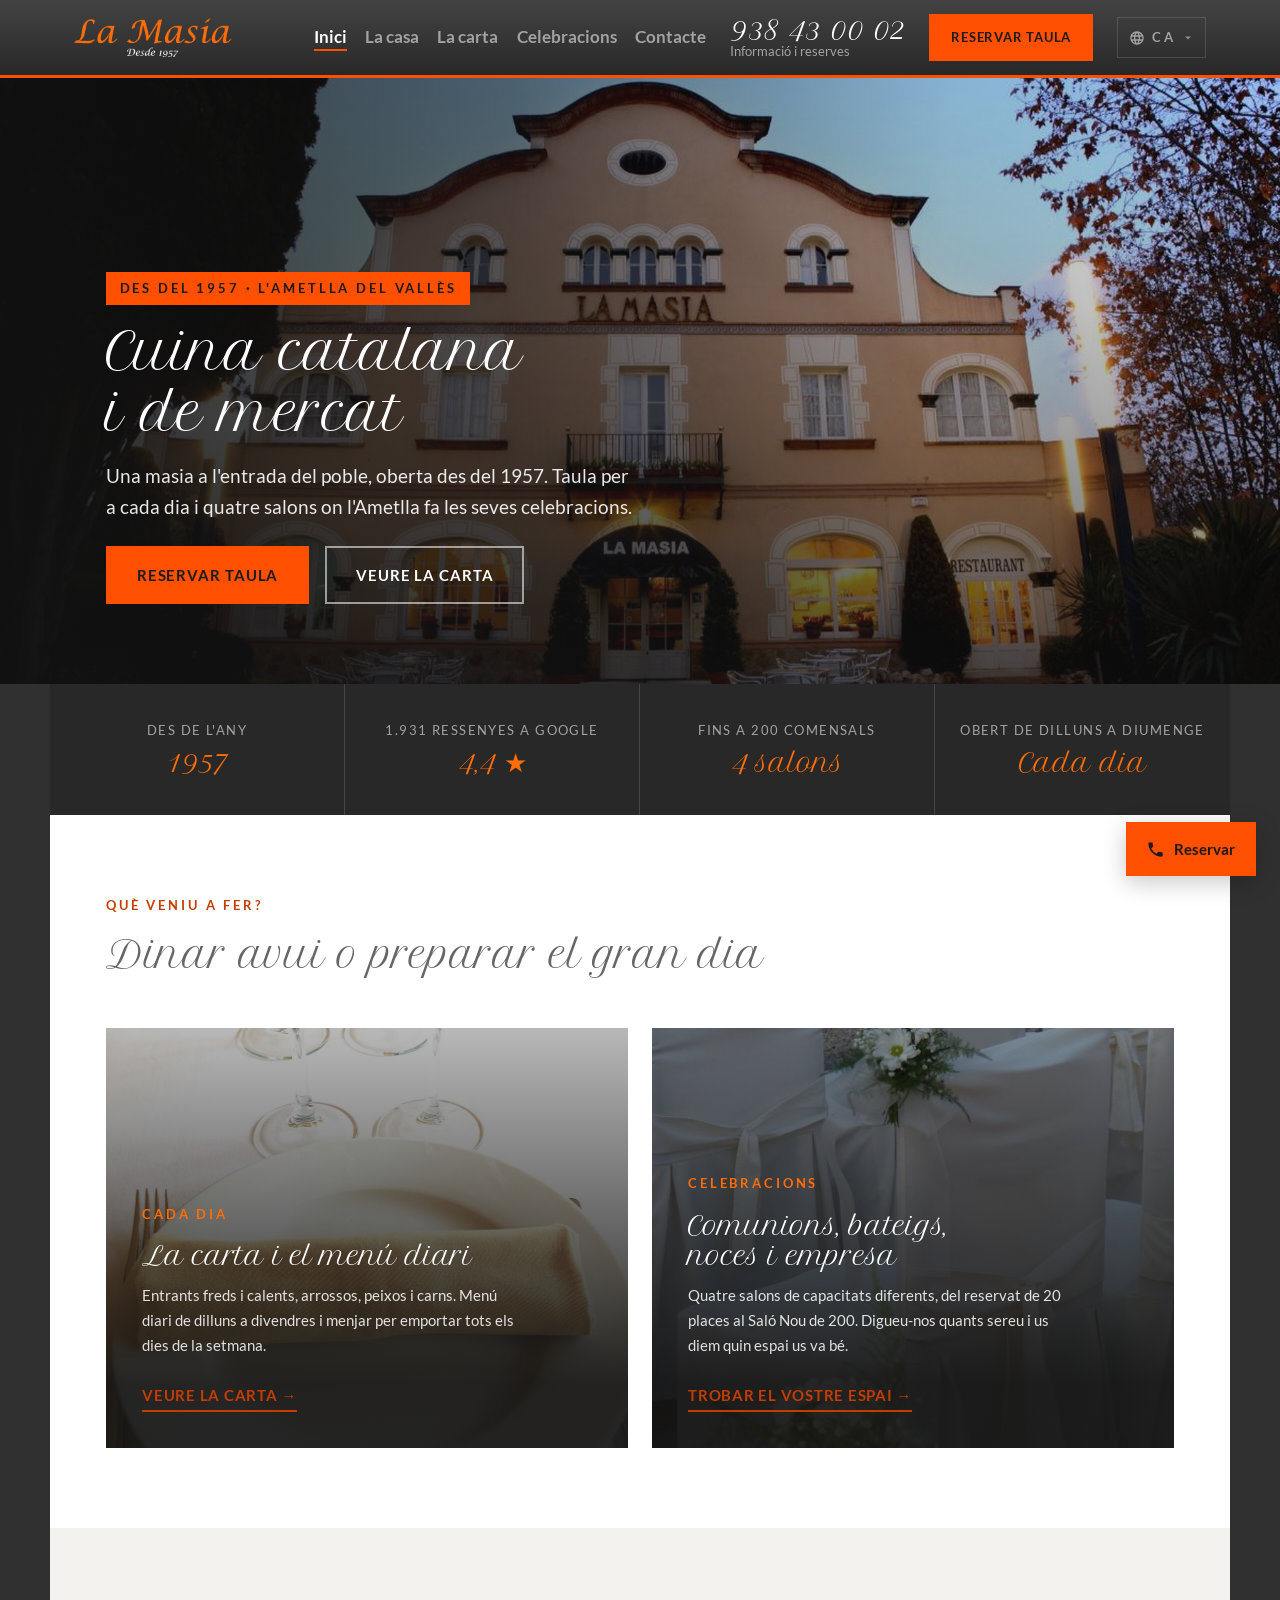
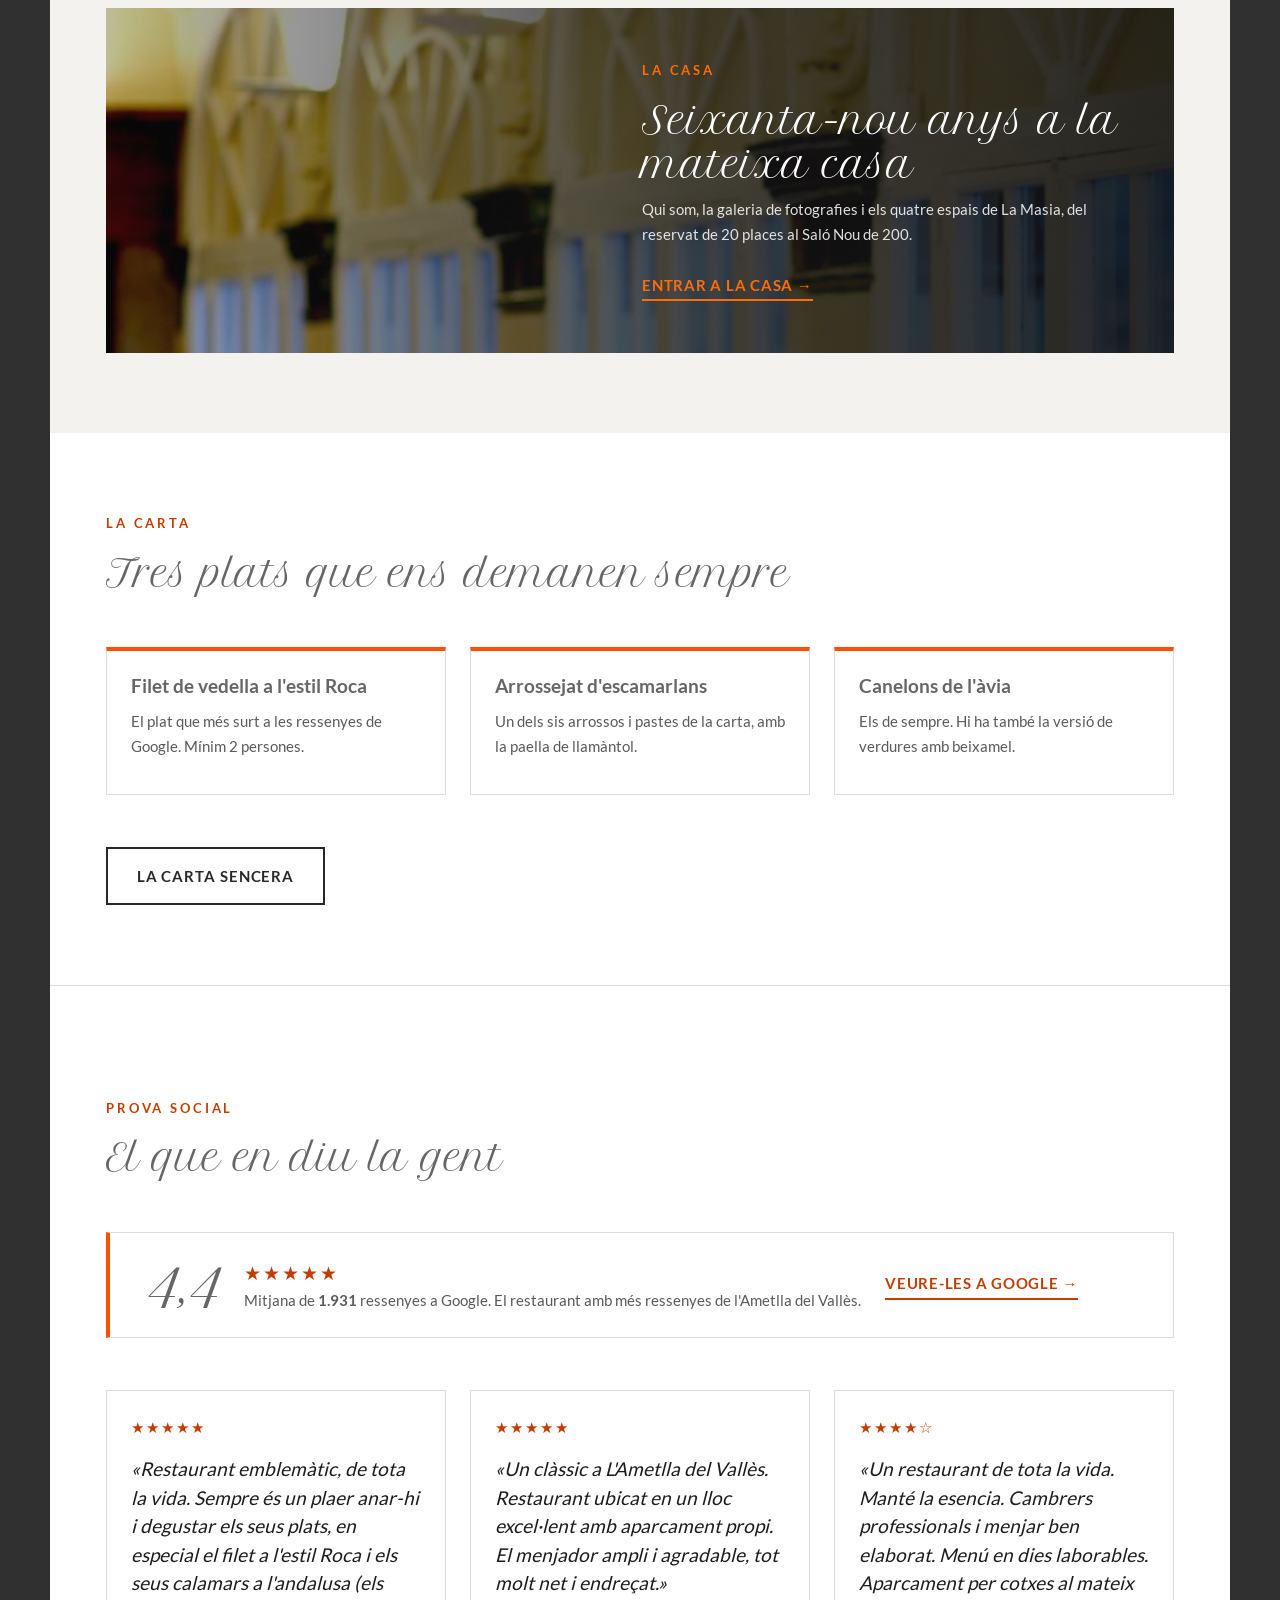
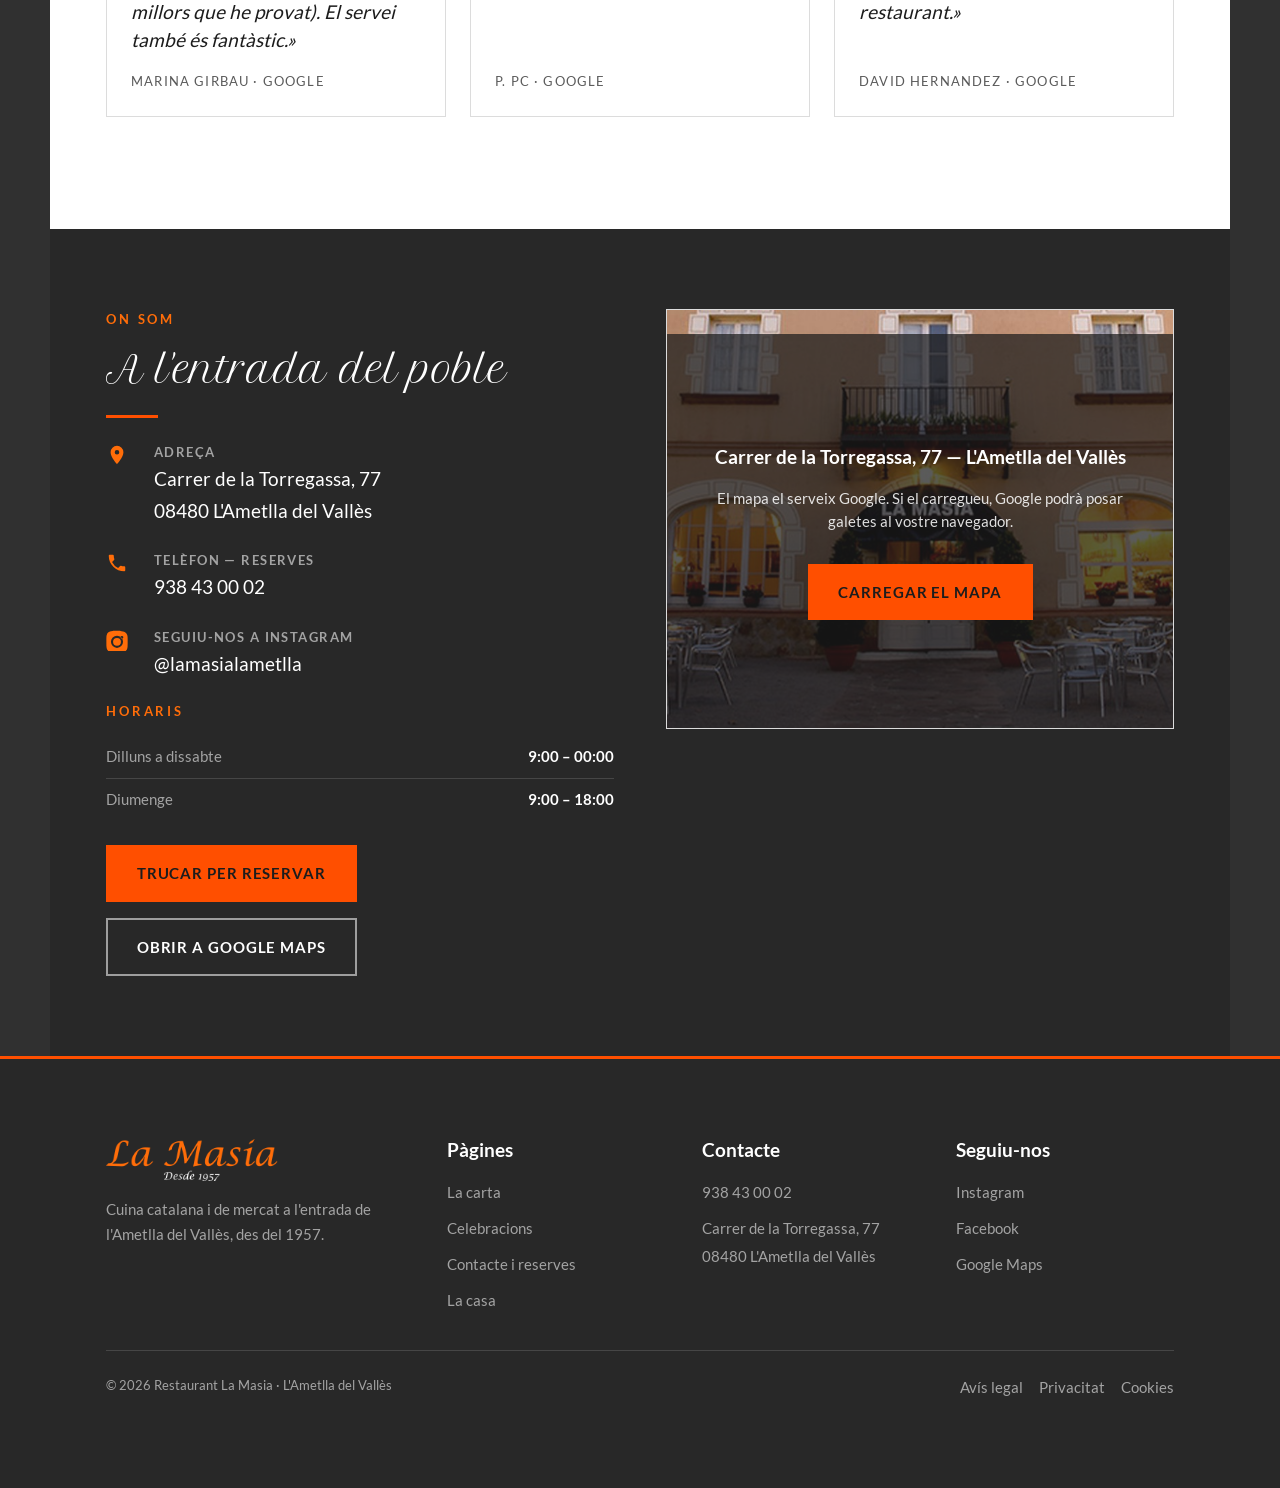
<file: index.html>
<!DOCTYPE html>
<html lang="ca">
<head>
<meta charset="UTF-8">
<meta name="viewport" content="width=device-width, initial-scale=1.0">
<title>Restaurant La Masia — Cuina catalana i de mercat a l'Ametlla del Vallès</title>
<meta name="description" content="Restaurant La Masia, a l'entrada de l'Ametlla del Vallès des del 1957. Cuina catalana i de mercat, menú diari, per emportar i quatre salons per a celebracions de fins a 200 persones.">
<link rel="canonical" href="https://lamasiarestaurant.com/">

<!-- ── IDIOMES ────────────────────────────────────────────────────
     La pàgina està escrita en català i és el català el que indexa
     Google. El castellà i l'anglès els posa js/i18n.js sobre la
     mateixa pàgina; ?lang=es i ?lang=en existeixen perquè un enllaç
     es pugui passar a algú ja en el seu idioma.
     Aquest script va al <head> i no al final: ha d'arribar abans que
     es pinti res, o el desplegable d'idioma parpellejaria. -->
<link rel="alternate" hreflang="ca" href="https://lamasiarestaurant.com/">
<link rel="alternate" hreflang="es" href="https://lamasiarestaurant.com/?lang=es">
<link rel="alternate" hreflang="en" href="https://lamasiarestaurant.com/?lang=en">
<link rel="alternate" hreflang="x-default" href="https://lamasiarestaurant.com/">
<script src="js/i18n.js"></script>

<meta property="og:type" content="website">
<meta property="og:locale" content="ca_ES">
<meta property="og:site_name" content="Restaurant La Masia">
<meta property="og:title" content="Restaurant La Masia — Cuina catalana i de mercat a l'Ametlla del Vallès">
<meta property="og:description" content="Una masia a l'entrada de l'Ametlla del Vallès des del 1957. Cuina catalana i de mercat i quatre salons per a celebracions.">
<meta property="og:url" content="https://lamasiarestaurant.com/">
<meta property="og:image" content="https://lamasiarestaurant.com/assets/photo-hero.jpg">
<meta name="twitter:card" content="summary_large_image">

<!-- La icona de la pestanya és la SEVA: la mateixa fotografia de la
     façana i el mateix enquadrament que el favicon de lamasiarestaurant.com
     (frontó, "LA MASIA", balcó i l'entrada il·luminada). El seu original
     només fa 16×16 i en una pantalla d'avui queda pastós; aquest surt del
     mateix retall però de la foto en alta, amb 16, 32 i 48 dins del .ico. -->
<link rel="icon" href="assets/favicon.ico" sizes="any">
<link rel="icon" type="image/png" sizes="192x192" href="assets/favicon.png">
<link rel="apple-touch-icon" href="assets/apple-touch-icon.png">

<!-- Les tipografies s'allotgen aquí mateix (assets/fonts/). La web no fa
     cap petició a cap tercer per carregar-les: vegeu el capdamunt de
     css/styles.css. Aquestes dues són les que es veuen de seguida, i per
     això es demanen abans que el navegador arribi a llegir el CSS. -->
<link rel="preload" href="assets/fonts/lato-400-latin.woff2" as="font" type="font/woff2" crossorigin>
<link rel="preload" href="assets/fonts/petit-formal-script-400-latin.woff2" as="font" type="font/woff2" crossorigin>
<link rel="stylesheet" href="css/styles.css">

<!-- JSON-LD: subtipus Restaurant (no LocalBusiness genèric), amb els camps
     propis del tipus. Totes les dades són verificades — vegeu PLA.md.
     No hi ha "geo": no tenim coordenades comprovades i no se n'inventen. -->
<script type="application/ld+json">
{
  "@context": "https://schema.org",
  "@type": "Restaurant",
  "@id": "https://lamasiarestaurant.com/#restaurant",
  "name": "Restaurant La Masia",
  "alternateName": "La Masia de l'Ametlla",
  "description": "Masia a l'entrada de l'Ametlla del Vallès, oberta des del 1957, amb cuina catalana i de mercat i quatre salons per a celebracions.",
  "url": "https://lamasiarestaurant.com/",
  "telephone": "+34938430002",
  "foundingDate": "1957",
  "servesCuisine": ["Catalana", "Mediterrània", "De mercat"],
  "menu": "https://lamasiarestaurant.com/carta.html",
  "acceptsReservations": "https://lamasiarestaurant.com/contacte.html",
  "priceRange": "€€€",
  "currenciesAccepted": "EUR",
  "image": "https://lamasiarestaurant.com/assets/photo-hero.jpg",
  "logo": "https://lamasiarestaurant.com/assets/logo-la-masia.png",
  "hasMap": "https://www.google.com/maps/search/?api=1&amp;query=Restaurant%20La%20Masia%2C%20Carrer%20de%20la%20Torregassa%2C%2077%2C%2008480%20L%27Ametlla%20del%20Vall%C3%A8s",
  "address": {
    "@type": "PostalAddress",
    "streetAddress": "Carrer de la Torregassa, 77",
    "addressLocality": "L'Ametlla del Vallès",
    "addressRegion": "Barcelona",
    "postalCode": "08480",
    "addressCountry": "ES"
  },
  "openingHoursSpecification": [
    {
      "@type": "OpeningHoursSpecification",
      "dayOfWeek": ["Monday", "Tuesday", "Wednesday", "Thursday", "Friday", "Saturday"],
      "opens": "09:00",
      "closes": "23:59"
    },
    {
      "@type": "OpeningHoursSpecification",
      "dayOfWeek": "Sunday",
      "opens": "09:00",
      "closes": "18:00"
    }
  ],
  "aggregateRating": {
    "@type": "AggregateRating",
    "ratingValue": "4.4",
    "reviewCount": "1931",
    "bestRating": "5"
  },
  "sameAs": [
    "https://www.facebook.com/lamasiadelametlla",
    "https://www.instagram.com/lamasialametlla/"
  ]
}
</script>
</head>
<body>

<a class="salta-al-contingut" href="#contingut">Vés al contingut</a>

<!-- ══ NAVEGACIÓ ══════════════════════════════════════════════ -->
<header class="nav">
  <div class="envolt">
    <a href="index.html" class="nav-marca" aria-label="Restaurant La Masia — inici">
      <img src="assets/logo-la-masia.png" width="229" height="56" alt="Restaurant La Masia" fetchpriority="high">
    </a>

    <nav aria-label="Navegació principal">
      <ul class="nav-enllacos">
        <li><a href="index.html" aria-current="page">Inici</a></li>
        <li><a href="la-casa.html">La casa</a></li>
        <li><a href="carta.html">La carta</a></li>
        <li><a href="celebracions.html">Celebracions</a></li>
        <li><a href="contacte.html">Contacte</a></li>
      </ul>
    </nav>

    <a class="nav-tel" href="tel:+34938430002">
      <strong>938 43 00 02</strong>
      <span>Informació i reserves</span>
    </a>
    <a class="boto boto-principal" href="contacte.html">Reservar taula</a>


    <!-- Desplegable d'idioma. NOMÉS existeix si el JS ha arrencat: el
         CSS el manté amagat fins que js/i18n.js posa `te-js` al
         <html>. Sense JS la web és en català i no hi ha res a triar,
         i un control que no fa res val menys que cap control. -->
    <div class="tria-idioma" data-idioma-tria>
      <button class="tria-idioma-boto" type="button" data-idioma-boto
              aria-expanded="false" aria-haspopup="true"
              aria-label="Idioma de la pàgina">
        <svg viewBox="0 0 24 24" aria-hidden="true"><path d="M12 2C6.48 2 2 6.48 2 12s4.48 10 10 10 10-4.48 10-10S17.52 2 12 2Zm6.93 6h-2.95a15.65 15.65 0 0 0-1.38-3.56A8.03 8.03 0 0 1 18.92 8ZM12 4.04c.83 1.2 1.48 2.53 1.91 3.96h-3.82c.43-1.43 1.08-2.76 1.91-3.96ZM4.26 14a7.85 7.85 0 0 1 0-4h3.38a16.6 16.6 0 0 0-.14 2c0 .68.06 1.34.14 2Zm.82 2h2.95c.32 1.25.78 2.45 1.38 3.56A7.99 7.99 0 0 1 5.08 16Zm2.95-8H5.08a7.99 7.99 0 0 1 4.33-3.56A15.65 15.65 0 0 0 8.03 8ZM12 19.96c-.83-1.2-1.48-2.53-1.91-3.96h3.82c-.43 1.43-1.08 2.76-1.91 3.96ZM14.34 14H9.66c-.09-.66-.16-1.32-.16-2 0-.68.07-1.35.16-2h4.68c.09.65.16 1.32.16 2 0 .68-.07 1.34-.16 2Zm.25 5.56c.6-1.11 1.06-2.31 1.38-3.56h2.95a8.03 8.03 0 0 1-4.33 3.56ZM16.36 14c.08-.66.14-1.32.14-2 0-.68-.06-1.34-.14-2h3.38a7.85 7.85 0 0 1 0 4Z"/></svg>
        <span data-idioma-actual data-sense-traduir>CA</span>
        <svg class="tria-idioma-punta" viewBox="0 0 24 24" aria-hidden="true"><path d="M12 15 6 9h12z"/></svg>
      </button>
      <!-- Cada idioma es diu com es diu ell mateix, no traduït: qui
           busca la seva llengua busca la paraula que coneix. -->
      <ul class="tria-idioma-menu" data-idioma-menu data-sense-traduir hidden>
        <li><button type="button" data-idioma-opcio="ca" lang="ca">Català</button></li>
        <li><button type="button" data-idioma-opcio="es" lang="es">Castellano</button></li>
        <li><button type="button" data-idioma-opcio="en" lang="en">English</button></li>
      </ul>
    </div>

    <button class="nav-boto-menu" id="boto-menu" type="button"
            aria-expanded="false" aria-controls="menu-mobil" aria-label="Obrir el menú">
      <span></span><span></span><span></span>
    </button>
  </div>
</header>

<div class="menu-mobil" id="menu-mobil">
  <a href="index.html" aria-current="page">Inici</a>
  <a href="la-casa.html">La casa</a>
  <a href="carta.html">La carta</a>
  <a href="celebracions.html">Celebracions</a>
  <a href="contacte.html">Contacte</a>
  <a href="tel:+34938430002">Trucar — 938 43 00 02</a>
  <a class="boto boto-principal" href="contacte.html">Reservar taula</a>

  <!-- Al calaix del mòbil els tres idiomes van a la vista: dins d'un
       desplegable ja obert no n'hi va un altre. -->
  <div class="tria-idioma-plana" data-idioma-tria>
    <span class="tria-idioma-plana-titol">Idioma</span>
    <div class="tria-idioma-plana-opcions" data-sense-traduir>
      <button type="button" data-idioma-opcio="ca" lang="ca">Català</button>
      <button type="button" data-idioma-opcio="es" lang="es">Castellano</button>
      <button type="button" data-idioma-opcio="en" lang="en">English</button>
    </div>
  </div>
</div>

<main id="contingut">

  <!-- ══ HERO ═══════════════════════════════════════════════════
       La façana a tota pantalla. El taronja es reserva per als accents,
       no per a un fons: com a fons competeix amb la fotografia.
  ═══════════════════════════════════════════════════════════════ -->
  <section class="hero">
    <div class="hero-foto">
      <!-- FOTO DEL RESTAURANT (del seu web actual, 1200x800). La façana de dia.
           Convé demanar-los l'original a més resolució, i una de capvespre
           amb els llums encesos, que és com es veu millor la casa. -->
      <img src="assets/photo-hero.jpg" width="1800" height="1000"
           alt="" fetchpriority="high" decoding="async">
    </div>
    <div class="hero-vel"></div>

    <div class="envolt">
      <div class="hero-text">
        <span class="hero-etiqueta">Des del 1957 · L'Ametlla del Vallès</span>
        <h1 class="hero-titol">Cuina catalana i de mercat</h1>
        <p class="hero-frase">
          Una masia a l'entrada del poble, oberta des del 1957. Taula per a cada dia
          i quatre salons on l'Ametlla fa les seves celebracions.
        </p>
        <div class="grup-botons">
          <a class="boto boto-principal" href="tel:+34938430002">Reservar taula</a>
          <a class="boto boto-contorn" href="carta.html">Veure la carta</a>
        </div>
      </div>
    </div>
  </section>

  <div class="pagina">

  <!-- ══ BANDA DE FETS ══════════════════════════════════════════
       L'etiqueta va A DALT i la xifra a sota, a les quatre cel·les.
       Ha de ser igual a totes: si només se'n gira una, les xifres
       grans queden a alçades diferents i la fila es veu coixa.
  ═══════════════════════════════════════════════════════════════ -->
  <section class="banda-fets" aria-label="La Masia en xifres">
    <ul>
      <li>
        <span class="fet-etiqueta">Des de l'any</span>
        <span class="fet-xifra">1957</span>
      </li>
      <li>
        <span class="fet-etiqueta"><span data-valoracio="total" data-valoracio-cru="1931">1.931</span> ressenyes a Google</span>
        <span class="fet-xifra"><span data-valoracio="nota" data-valoracio-cru="4.4">4,4</span> ★</span>
      </li>
      <li>
        <span class="fet-etiqueta">Fins a 200 comensals</span>
        <span class="fet-xifra">4 salons</span>
      </li>
      <li>
        <span class="fet-etiqueta">Obert de dilluns a diumenge</span>
        <span class="fet-xifra">Cada dia</span>
      </li>
    </ul>
  </section>

  <!-- ══ ELS DOS CAMINS ═════════════════════════════════════════
       La idea estructural de tota la web: La Masia són dos negocis
       sota un mateix sostre, amb dos públics i dos temps de decisió.
  ═══════════════════════════════════════════════════════════════ -->
  <section class="seccio">
    <div class="envolt">
      <div class="apareix">
        <span class="sobretitol">Què veniu a fer?</span>
        <h2 class="titol-seccio">Dinar avui o preparar el gran dia</h2>
      </div>

      <div class="camins">
        <article class="cami apareix">
          <!-- FOTO DEL RESTAURANT (del seu web actual). Taula parada. -->
          <img src="assets/photo-carta-hero.jpg" width="1800" height="850"
               alt="" loading="lazy" decoding="async">
          <span class="sobretitol">Cada dia</span>
          <h3>La carta i el menú diari</h3>
          <p>
            Entrants freds i calents, arrossos, peixos i carns. Menú diari de dilluns
            a divendres i menjar per emportar tots els dies de la setmana.
          </p>
          <span><a class="enllac-fletxa" href="carta.html">Veure la carta →</a></span>
        </article>

        <article class="cami apareix">
          <!-- FOTO DEL RESTAURANT (del seu web actual). Muntatge de celebració. -->
          <img src="assets/photo-celebracions-hero.jpg" width="1800" height="850"
               alt="" loading="lazy" decoding="async">
          <span class="sobretitol">Celebracions</span>
          <h3>Comunions, bateigs, noces i empresa</h3>
          <p>
            Quatre salons de capacitats diferents, del reservat de 20 places al Saló Nou
            de 200. Digueu-nos quants sereu i us diem quin espai us va bé.
          </p>
          <span><a class="enllac-fletxa" href="celebracions.html">Trobar el vostre espai →</a></span>
        </article>
      </div>
    </div>
  </section>

  <!-- ══ LA PORTA CAP A «LA CASA» ═══════════════════════════════
       Aquí hi havia el «Qui som» sencer: tres paràgrafs, dues fitxes
       de valors i una fotografia en vertical. És bon text, però en una
       portada que ja porta el hero, la banda de xifres, els dos camins,
       tres plats, les ressenyes i el bloc d'on som, era el que la feia
       llarga sense fer-la més útil. Qui obre la portada d'un restaurant
       hi ve a mirar-se els plats o a trucar, no a llegir-ne la història.

       El text s'ha mogut sencer a la-casa.html#qui-som, on hi ha lloc
       per explicar-ho més llarg, i aquí hi queda la porta d'entrada:
       una fotografia gran que hi porta. Tota la banda és UN sol enllaç
       —la foto inclosa—, que és com s'espera que funcioni.
  ═══════════════════════════════════════════════════════════════ -->
  <section class="seccio seccio-gris">
    <div class="envolt">
      <a class="porta apareix" href="la-casa.html">
        <!-- FOTO DEL RESTAURANT (del seu web actual): el menjador de les
             finestres d'arc. -->
        <img src="assets/photo-casa.jpg" width="1100" height="1300"
             alt="" loading="lazy" decoding="async">
        <span class="porta-text">
          <span class="sobretitol">La casa</span>
          <span class="porta-titol">Seixanta-nou anys a la mateixa casa</span>
          <span class="porta-frase">
            Qui som, la galeria de fotografies i els quatre espais de La Masia,
            del reservat de 20 places al Saló Nou de 200.
          </span>
          <span class="enllac-fletxa">Entrar a la casa →</span>
        </span>
      </a>
    </div>
  </section>

  <!-- ══ TRES PLATS DE LA CASA ══════════════════════════════════
       Noms exactes de la seva carta oficial de 2025. Sense preus:
       ells mateixos publiquen la carta sense preus.
  ═══════════════════════════════════════════════════════════════ -->
  <section class="seccio">
    <div class="envolt">
      <div class="apareix">
        <span class="sobretitol">La carta</span>
        <h2 class="titol-seccio">Tres plats que ens demanen sempre</h2>
      </div>

      <!-- ── SENSE FOTOGRAFIA, I A PROPÒSIT ─────────────────────────
           D'aquests tres plats només en teníem una foto de debò, la de
           l'arrossejat. Les altres dues eren d'stock, i la dels canelons
           anava amb salsa de tomàquet quan els canelons de l'àvia van
           gratinats amb beixamel: qualsevol de la casa ho veu de seguida.

           Amb una targeta amb foto i dues sense, el bloc queda coix.
           Amb cap, queda com el que és: tres plats recomanats.

           QUAN ARRIBIN LES FOTOS DE LA CASA, tornar-hi les tres imatges
           (1000×750) amb el seu alt. La d'stock que hi havia s'ha
           esborrat expressament perquè no es pugui recuperar per error.
      ═══════════════════════════════════════════════════════════════ -->
      <div class="plats-destacats plats-destacats-text">
        <article class="plat-targeta apareix">
          <div class="plat-targeta-cos">
            <h3>Filet de vedella a l'estil Roca</h3>
            <p>El plat que més surt a les ressenyes de Google. Mínim 2 persones.</p>
          </div>
        </article>

        <article class="plat-targeta apareix">
          <div class="plat-targeta-cos">
            <h3>Arrossejat d'escamarlans</h3>
            <p>Un dels sis arrossos i pastes de la carta, amb la paella de llamàntol.</p>
          </div>
        </article>

        <article class="plat-targeta apareix">
          <div class="plat-targeta-cos">
            <h3>Canelons de l'àvia</h3>
            <p>Els de sempre. Hi ha també la versió de verdures amb beixamel.</p>
          </div>
        </article>
      </div>

      <p class="grup-botons">
        <a class="boto boto-contorn" href="carta.html">La carta sencera</a>
      </p>
    </div>
  </section>

  <!-- ══ RESSENYES ══════════════════════════════════════════════ -->
  <section class="seccio seccio-ampla" aria-labelledby="titol-ressenyes">
    <div class="envolt">
      <div class="apareix">
        <span class="sobretitol">Prova social</span>
        <h2 class="titol-seccio" id="titol-ressenyes">El que en diu la gent</h2>
      </div>

      <div class="nota-google apareix">
        <span class="nota-xifra" data-valoracio="nota" data-valoracio-cru="4.4">4,4</span>
        <div>
          <div class="nota-estrelles" aria-hidden="true">★★★★★</div>
          <p class="nota-detall">
            Mitjana de <strong data-valoracio="total" data-valoracio-cru="1931">1.931</strong> ressenyes a Google.
            <!-- "més valorat" es llegia com "el que té més bona nota", i això
                 NO és cert: el 4,4 no és la nota més alta del poble (Iris café
                 en té 4,9 i Can Arias 4,5). El que sí que és cert, comprovat a
                 Google Maps el 02/08/2026 amb cinc cerques per categoria, és
                 que és el que té MÉS ressenyes: 1.931, per davant de Can Quico
                 (1.880) i de Can Arias (1.358). La frase diu exactament això. -->
            El restaurant amb més ressenyes de l'Ametlla del Vallès.
          </p>
        </div>
        <span><a class="enllac-fletxa"
           href="https://www.google.com/maps/search/?api=1&amp;query=Restaurant%20La%20Masia%2C%20Carrer%20de%20la%20Torregassa%2C%2077%2C%2008480%20L%27Ametlla%20del%20Vall%C3%A8s"
           target="_blank" rel="noopener">Veure-les a Google →</a></span>
      </div>

      <div class="ressenyes">
        <!-- RESSENYES REALS del perfil de Google del restaurant, copiades
             l'1/08/2026. Cap d'inventada. El nom és el que mostra Google.

             Fidelitat del text: no s'hi ha canviat cap paraula. La 2a i la 3a
             estan escurçades perquè Google les talla amb "…"; s'han deixat les
             frases senceres del principi. A la 3a s'hi ha afegit un punt que hi
             faltava entre "laborables" i "Aparcament", i s'hi manté el
             "la esencia" tal com el va escriure l'autor.

             Si algun dia un autor demana que en treguin la seva, s'esborra. -->
        <figure class="ressenya apareix">
          <div class="ressenya-estrelles" aria-hidden="true">★★★★★</div>
          <p class="nomes-lectors">Valoració: 5 sobre 5</p>
          <blockquote data-idioma-original="ca">
            «Restaurant emblemàtic, de tota la vida. Sempre és un plaer anar-hi
            i degustar els seus plats, en especial el filet a l'estil Roca i els
            seus calamars a l'andalusa (els millors que he provat). El servei
            també és fantàstic.»
          </blockquote>
          <cite>Marina Girbau · Google</cite>
          <!-- Una ressenya és una citació i no s'hi toca. En castellà i
               en anglès el que es veu ÉS una traducció, i ho ha de dir:
               aquesta línia només surt en aquells dos idiomes, i just al
               costat hi ha l'enllaç per llegir-les a Google tal com són. -->
          <p class="cita-traduida" data-nomes-idioma="es en">Traducció de la ressenya original en català</p>
        </figure>

        <figure class="ressenya apareix">
          <div class="ressenya-estrelles" aria-hidden="true">★★★★★</div>
          <p class="nomes-lectors">Valoració: 5 sobre 5</p>
          <blockquote data-idioma-original="ca">
            «Un clàssic a L'Ametlla del Vallès. Restaurant ubicat en un lloc
            excel·lent amb aparcament propi. El menjador ampli i agradable, tot
            molt net i endreçat.»
          </blockquote>
          <cite>P. Pc · Google</cite>
          <p class="cita-traduida" data-nomes-idioma="es en">Traducció de la ressenya original en català</p>
        </figure>

        <figure class="ressenya apareix">
          <div class="ressenya-estrelles" aria-hidden="true">★★★★☆</div>
          <p class="nomes-lectors">Valoració: 4 sobre 5</p>
          <blockquote data-idioma-original="ca">
            «Un restaurant de tota la vida. Manté la esencia. Cambrers
            professionals i menjar ben elaborat. Menú en dies laborables.
            Aparcament per cotxes al mateix restaurant.»
          </blockquote>
          <cite>David Hernandez · Google</cite>
          <p class="cita-traduida" data-nomes-idioma="es en">Traducció de la ressenya original en català</p>
        </figure>
      </div>
    </div>
  </section>

  <!-- ══ ON SOM ═════════════════════════════════════════════════ -->
  <section class="seccio seccio-fosca" id="on-som">
    <div class="envolt">
      <div class="contacte-graella">
        <div class="apareix">
          <span class="sobretitol">On som</span>
          <h2 class="titol-seccio">A l'entrada del poble</h2>
          <hr class="regle">

          <ul class="dades">
            <li>
              <svg viewBox="0 0 24 24" aria-hidden="true"><path d="M12 2a7 7 0 0 0-7 7c0 5.25 7 13 7 13s7-7.75 7-13a7 7 0 0 0-7-7Zm0 9.5A2.5 2.5 0 1 1 12 6.5a2.5 2.5 0 0 1 0 5Z"/></svg>
              <span>
                <span class="dades-etiqueta">Adreça</span>
                <span class="dades-valor">Carrer de la Torregassa, 77<br>08480 L'Ametlla del Vallès</span>
              </span>
            </li>
            <li>
              <svg viewBox="0 0 24 24" aria-hidden="true"><path d="M6.6 10.8a15.1 15.1 0 0 0 6.6 6.6l2.2-2.2a1 1 0 0 1 1-.24 11.4 11.4 0 0 0 3.6.58 1 1 0 0 1 1 1V20a1 1 0 0 1-1 1A17 17 0 0 1 3 4a1 1 0 0 1 1-1h3.5a1 1 0 0 1 1 1 11.4 11.4 0 0 0 .57 3.6 1 1 0 0 1-.25 1Z"/></svg>
              <span>
                <span class="dades-etiqueta">Telèfon — reserves</span>
                <span class="dades-valor"><a href="tel:+34938430002">938 43 00 02</a></span>
              </span>
            </li>
            <li>
              <svg viewBox="0 0 24 24" aria-hidden="true"><path d="M12 2c-3.2 0-3.6 0-4.9.07-1.2.06-2.1.26-2.8.55a5.6 5.6 0 0 0-2 1.3 5.6 5.6 0 0 0-1.3 2c-.3.7-.5 1.5-.55 2.8C.4 10.4.4 10.8.4 14s0 3.6.07 4.9c.06 1.2.26 2.1.55 2.8.3.8.7 1.4 1.3 2 .6.6 1.2 1 2 1.3.7.3 1.5.5 2.8.55 1.3.06 1.7.07 4.9.07s3.6 0 4.9-.07c1.2-.06 2.1-.26 2.8-.55a5.6 5.6 0 0 0 2-1.3 5.6 5.6 0 0 0 1.3-2c.3-.7.5-1.5.55-2.8.06-1.3.07-1.7.07-4.9s0-3.6-.07-4.9c-.06-1.2-.26-2.1-.55-2.8a5.6 5.6 0 0 0-1.3-2 5.6 5.6 0 0 0-2-1.3c-.7-.3-1.5-.5-2.8-.55C15.6 2 15.2 2 12 2Zm0 5.4a6.6 6.6 0 1 1 0 13.2 6.6 6.6 0 0 1 0-13.2Zm0 2.3a4.3 4.3 0 1 0 0 8.6 4.3 4.3 0 0 0 0-8.6Zm6.9-.6a1.5 1.5 0 1 1-3.1 0 1.5 1.5 0 0 1 3.1 0Z"/></svg>
              <span>
                <span class="dades-etiqueta">Seguiu-nos a Instagram</span>
                <span class="dades-valor">
                  <a href="https://www.instagram.com/lamasialametlla/" target="_blank" rel="noopener">@lamasialametlla</a>
                </span>
              </span>
            </li>
          </ul>

          <h3 class="sobretitol">Horaris</h3>
          <ul class="horaris">
            <li><span class="dia">Dilluns a dissabte</span><span class="hora">9:00 – 00:00</span></li>
            <li><span class="dia">Diumenge</span><span class="hora">9:00 – 18:00</span></li>
          </ul>

          <!-- «Com arribar» portava a contacte.html, on n'hi havia un altre
               d'idèntic que només baixava fins al mapa: dos botons amb el
               mateix nom i un viatge per res. Ara diu el que fa. -->
          <p class="grup-botons">
            <a class="boto boto-principal" href="tel:+34938430002">Trucar per reservar</a>
            <a class="boto boto-contorn"
               href="https://www.google.com/maps/search/?api=1&amp;query=Restaurant%20La%20Masia%2C%20Carrer%20de%20la%20Torregassa%2C%2077%2C%2008480%20L%27Ametlla%20del%20Vall%C3%A8s"
               target="_blank" rel="noopener">Obrir a Google Maps</a>
          </p>
        </div>

        <!-- El mapa no es carrega tot sol: vegeu el comentari llarg a
             contacte.html i js/mapa.js. Resum: un iframe de Google deixa
             galetes al navegador en carregar la pàgina, i aquesta web no
             té cap avís de galetes. Fins que el visitant no prem, aquí no
             hi ha cap petició a Google. -->
        <div class="mapa mapa-tancat apareix"
             data-mapa="https://maps.google.com/maps?q=Restaurant%20La%20Masia%2C%20Carrer%20de%20la%20Torregassa%2C%2077%2C%2008480%20L%27Ametlla%20del%20Vall%C3%A8s&amp;output=embed"
             data-mapa-titol="Mapa: Restaurant La Masia, carrer de la Torregassa 77, L'Ametlla del Vallès">
          <!-- FOTO DEL RESTAURANT (del seu web actual): l'entrada. -->
          <img src="assets/photo-contacte-hero.jpg" alt="" width="1200" height="420"
               loading="lazy" decoding="async">
          <div class="mapa-avis">
            <p class="mapa-adreca">Carrer de la Torregassa, 77 — L'Ametlla del Vallès</p>
            <p class="mapa-nota">
              El mapa el serveix Google. Si el carregueu, Google podrà posar
              galetes al vostre navegador.
            </p>
            <button type="button" class="boto boto-principal mapa-boto">Carregar el mapa</button>
          </div>
        </div>
      </div>
    </div>
  </section>

  </div><!-- /.pagina -->
</main>

<!-- ══ PEU ══════════════════════════════════════════════════════ -->
<footer class="peu">
  <div class="envolt">
    <div class="peu-graella">
      <div class="peu-marca">
        <img src="assets/logo-la-masia.png" width="229" height="56" alt="Restaurant La Masia" loading="lazy">
        <p>
          Cuina catalana i de mercat a l'entrada de l'Ametlla del Vallès,
          des del 1957.
        </p>
      </div>

      <div>
        <h2>Pàgines</h2>
        <ul>
          <li><a href="carta.html">La carta</a></li>
          <li><a href="celebracions.html">Celebracions</a></li>
          <li><a href="contacte.html">Contacte i reserves</a></li>
          <li><a href="la-casa.html">La casa</a></li>
        </ul>
      </div>

      <div>
        <h2>Contacte</h2>
        <ul>
          <li><a href="tel:+34938430002">938 43 00 02</a></li>
          <!-- L'adreça del peu ÉS un enllaç: qui la busca aquí la busca per
               anar-hi, no per llegir-la. Va al mateix lloc que el botó
               «Obrir a Google Maps» de la pàgina, i a la fitxa del negoci
               per nom, no a la consulta per adreça.
               Les dues línies es mantenen com a dos nodes de text separats
               per un <br>: totes dues són a la llista `igual` del
               diccionari i així es queden igual als tres idiomes. -->
          <li>
            <a href="https://www.google.com/maps/search/?api=1&amp;query=Restaurant%20La%20Masia%2C%20Carrer%20de%20la%20Torregassa%2C%2077%2C%2008480%20L%27Ametlla%20del%20Vall%C3%A8s"
               target="_blank" rel="noopener">Carrer de la Torregassa, 77<br>08480 L'Ametlla del Vallès</a>
          </li>
        </ul>
      </div>

      <div>
        <h2>Seguiu-nos</h2>
        <ul>
          <li><a href="https://www.instagram.com/lamasialametlla/" target="_blank" rel="noopener">Instagram</a></li>
          <li><a href="https://www.facebook.com/lamasiadelametlla" target="_blank" rel="noopener">Facebook</a></li>
          <li><a href="https://www.google.com/maps/search/?api=1&amp;query=Restaurant%20La%20Masia%2C%20Carrer%20de%20la%20Torregassa%2C%2077%2C%2008480%20L%27Ametlla%20del%20Vall%C3%A8s" target="_blank" rel="noopener">Google Maps</a></li>
        </ul>
      </div>
    </div>

    <div class="peu-baix">
      <p>© <span data-any>2026</span> Restaurant La Masia · L'Ametlla del Vallès</p>
      <nav aria-label="Pàgines legals">
        <a href="avis-legal.html">Avís legal</a>
        <a href="politica-privacitat.html">Privacitat</a>
        <a href="politica-cookies.html">Cookies</a>
      </nav>
    </div>
  </div>
</footer>

<!-- Acció ràpida dominant: el telèfon. Avui és l'únic canal pel qual
     accepten reserves — no tenen WhatsApp públic i no se n'inventa cap. -->
<a class="truca-flotant" href="tel:+34938430002">
  <svg viewBox="0 0 24 24" aria-hidden="true"><path d="M6.6 10.8a15.1 15.1 0 0 0 6.6 6.6l2.2-2.2a1 1 0 0 1 1-.24 11.4 11.4 0 0 0 3.6.58 1 1 0 0 1 1 1V20a1 1 0 0 1-1 1A17 17 0 0 1 3 4a1 1 0 0 1 1-1h3.5a1 1 0 0 1 1 1 11.4 11.4 0 0 0 .57 3.6 1 1 0 0 1-.25 1Z"/></svg>
  Reservar
</a>

<script src="js/traduccions.js"></script>
<script src="js/main.js"></script>
<script src="js/mapa.js"></script>
</body>
</html>
</file>
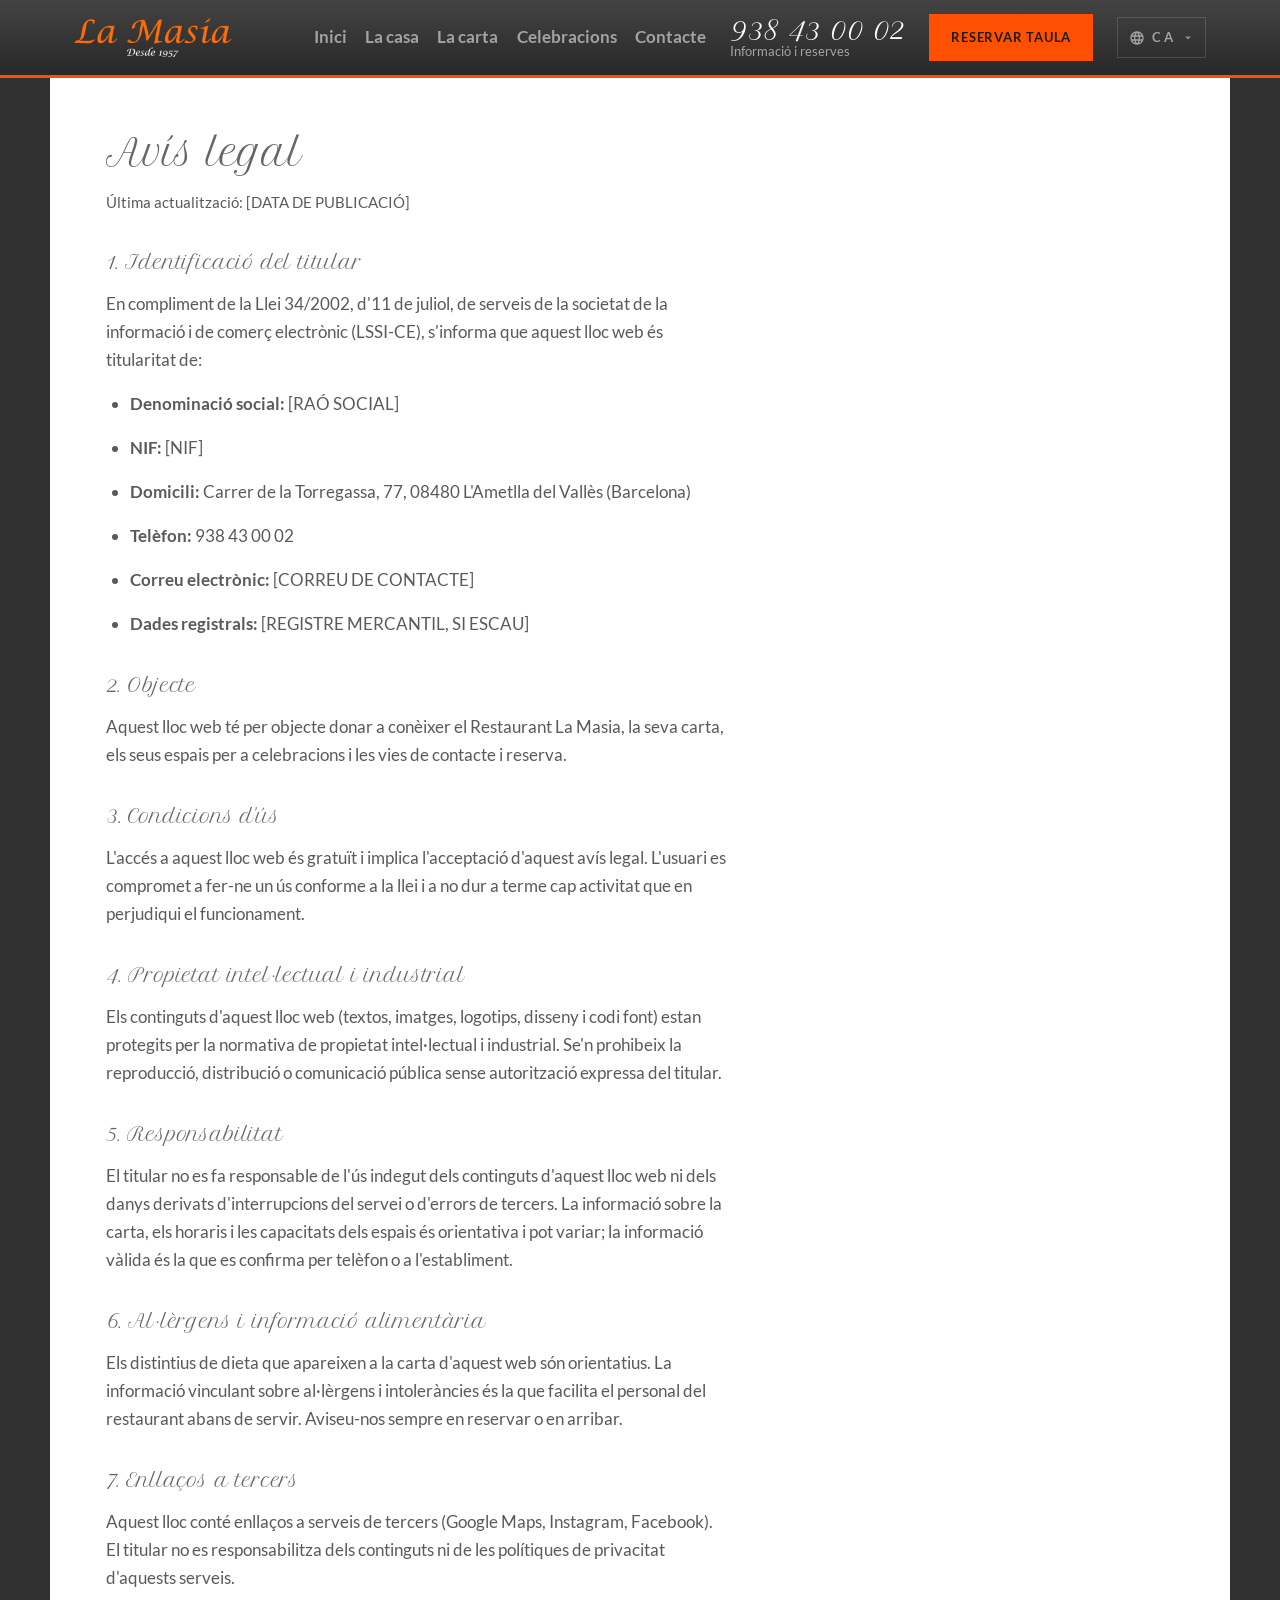
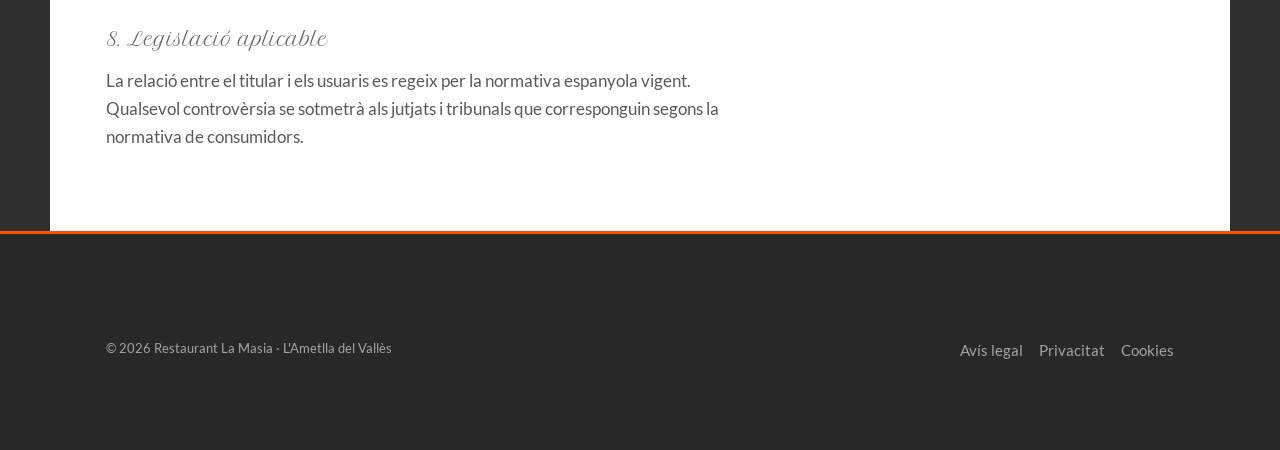
<file: avis-legal.html>
<!DOCTYPE html>
<html lang="ca">
<head>
<meta charset="UTF-8">
<meta name="viewport" content="width=device-width, initial-scale=1.0">
<title>Avís legal — Restaurant La Masia</title>
<meta name="description" content="Avís legal del Restaurant La Masia, L'Ametlla del Vallès.">
<meta name="robots" content="noindex, follow">
<link rel="canonical" href="https://lamasiarestaurant.com/avis-legal.html">

<!-- ── IDIOMES ────────────────────────────────────────────────────
     La pàgina està escrita en català i és el català el que indexa
     Google. El castellà i l'anglès els posa js/i18n.js sobre la
     mateixa pàgina; ?lang=es i ?lang=en existeixen perquè un enllaç
     es pugui passar a algú ja en el seu idioma.
     Aquest script va al <head> i no al final: ha d'arribar abans que
     es pinti res, o el desplegable d'idioma parpellejaria. -->
<link rel="alternate" hreflang="ca" href="https://lamasiarestaurant.com/avis-legal.html">
<link rel="alternate" hreflang="es" href="https://lamasiarestaurant.com/avis-legal.html?lang=es">
<link rel="alternate" hreflang="en" href="https://lamasiarestaurant.com/avis-legal.html?lang=en">
<link rel="alternate" hreflang="x-default" href="https://lamasiarestaurant.com/avis-legal.html">
<script src="js/i18n.js"></script>
<!-- La icona de la pestanya és la SEVA: vegeu el comentari a index.html. -->
<link rel="icon" href="assets/favicon.ico" sizes="any">
<link rel="icon" type="image/png" sizes="192x192" href="assets/favicon.png">
<!-- Les tipografies s'allotgen aquí mateix (assets/fonts/). La web no fa
     cap petició a cap tercer per carregar-les: vegeu el capdamunt de
     css/styles.css. Aquestes dues són les que es veuen de seguida, i per
     això es demanen abans que el navegador arribi a llegir el CSS. -->
<link rel="preload" href="assets/fonts/lato-400-latin.woff2" as="font" type="font/woff2" crossorigin>
<link rel="preload" href="assets/fonts/petit-formal-script-400-latin.woff2" as="font" type="font/woff2" crossorigin>
<link rel="stylesheet" href="css/styles.css">
</head>
<body>

<a class="salta-al-contingut" href="#contingut">Vés al contingut</a>

<header class="nav sempre-solid">
  <div class="envolt">
    <a href="index.html" class="nav-marca" aria-label="Restaurant La Masia — inici">
      <img src="assets/logo-la-masia.png" width="229" height="56" alt="Restaurant La Masia" fetchpriority="high">
    </a>
    <nav aria-label="Navegació principal">
      <ul class="nav-enllacos">
        <li><a href="index.html">Inici</a></li>
        <li><a href="la-casa.html">La casa</a></li>
        <li><a href="carta.html">La carta</a></li>
        <li><a href="celebracions.html">Celebracions</a></li>
        <li><a href="contacte.html">Contacte</a></li>
      </ul>
    </nav>
    <a class="nav-tel" href="tel:+34938430002">
      <strong>938 43 00 02</strong>
      <span>Informació i reserves</span>
    </a>
    <a class="boto boto-principal" href="contacte.html">Reservar taula</a>

    <!-- Desplegable d'idioma. NOMÉS existeix si el JS ha arrencat: el
         CSS el manté amagat fins que js/i18n.js posa `te-js` al
         <html>. Sense JS la web és en català i no hi ha res a triar,
         i un control que no fa res val menys que cap control. -->
    <div class="tria-idioma" data-idioma-tria>
      <button class="tria-idioma-boto" type="button" data-idioma-boto
              aria-expanded="false" aria-haspopup="true"
              aria-label="Idioma de la pàgina">
        <svg viewBox="0 0 24 24" aria-hidden="true"><path d="M12 2C6.48 2 2 6.48 2 12s4.48 10 10 10 10-4.48 10-10S17.52 2 12 2Zm6.93 6h-2.95a15.65 15.65 0 0 0-1.38-3.56A8.03 8.03 0 0 1 18.92 8ZM12 4.04c.83 1.2 1.48 2.53 1.91 3.96h-3.82c.43-1.43 1.08-2.76 1.91-3.96ZM4.26 14a7.85 7.85 0 0 1 0-4h3.38a16.6 16.6 0 0 0-.14 2c0 .68.06 1.34.14 2Zm.82 2h2.95c.32 1.25.78 2.45 1.38 3.56A7.99 7.99 0 0 1 5.08 16Zm2.95-8H5.08a7.99 7.99 0 0 1 4.33-3.56A15.65 15.65 0 0 0 8.03 8ZM12 19.96c-.83-1.2-1.48-2.53-1.91-3.96h3.82c-.43 1.43-1.08 2.76-1.91 3.96ZM14.34 14H9.66c-.09-.66-.16-1.32-.16-2 0-.68.07-1.35.16-2h4.68c.09.65.16 1.32.16 2 0 .68-.07 1.34-.16 2Zm.25 5.56c.6-1.11 1.06-2.31 1.38-3.56h2.95a8.03 8.03 0 0 1-4.33 3.56ZM16.36 14c.08-.66.14-1.32.14-2 0-.68-.06-1.34-.14-2h3.38a7.85 7.85 0 0 1 0 4Z"/></svg>
        <span data-idioma-actual data-sense-traduir>CA</span>
        <svg class="tria-idioma-punta" viewBox="0 0 24 24" aria-hidden="true"><path d="M12 15 6 9h12z"/></svg>
      </button>
      <!-- Cada idioma es diu com es diu ell mateix, no traduït: qui
           busca la seva llengua busca la paraula que coneix. -->
      <ul class="tria-idioma-menu" data-idioma-menu data-sense-traduir hidden>
        <li><button type="button" data-idioma-opcio="ca" lang="ca">Català</button></li>
        <li><button type="button" data-idioma-opcio="es" lang="es">Castellano</button></li>
        <li><button type="button" data-idioma-opcio="en" lang="en">English</button></li>
      </ul>
    </div>

    <button class="nav-boto-menu" id="boto-menu" type="button"
            aria-expanded="false" aria-controls="menu-mobil" aria-label="Obrir el menú">
      <span></span><span></span><span></span>
    </button>
  </div>
</header>

<div class="menu-mobil" id="menu-mobil">
  <a href="index.html">Inici</a>
  <a href="la-casa.html">La casa</a>
  <a href="carta.html">La carta</a>
  <a href="celebracions.html">Celebracions</a>
  <a href="contacte.html">Contacte</a>
  <a href="tel:+34938430002">Trucar — 938 43 00 02</a>

  <!-- Al calaix del mòbil els tres idiomes van a la vista: dins d'un
       desplegable ja obert no n'hi va un altre. -->
  <div class="tria-idioma-plana" data-idioma-tria>
    <span class="tria-idioma-plana-titol">Idioma</span>
    <div class="tria-idioma-plana-opcions" data-sense-traduir>
      <button type="button" data-idioma-opcio="ca" lang="ca">Català</button>
      <button type="button" data-idioma-opcio="es" lang="es">Castellano</button>
      <button type="button" data-idioma-opcio="en" lang="en">English</button>
    </div>
  </div>
</div>

<main id="contingut" class="legal pagina">
  <div class="envolt">
    <h1>Avís legal</h1>
    <p class="actualitzat">Última actualització: [DATA DE PUBLICACIÓ]</p>

    <!-- El que val és el text català: això és un document legal i una
         traducció no el substitueix. La nota surt només quan la pàgina
         s'està llegint en castellà o en anglès. -->
    <p class="avis-traduccio" data-nomes-idioma="es en">Aquesta pàgina és una traducció de cortesia. La versió catalana és la que preval.</p>

    <!-- ESQUELET LEGAL. Cal omplir tots els camps [ENTRE CLAUDÀTORS] amb les
         dades fiscals reals abans de publicar, i fer-lo revisar. -->

    <h2>1. Identificació del titular</h2>
    <p>
      En compliment de la Llei 34/2002, d'11 de juliol, de serveis de la societat de la
      informació i de comerç electrònic (LSSI-CE), s'informa que aquest lloc web és
      titularitat de:
    </p>
    <ul>
      <li><strong>Denominació social:</strong> [RAÓ SOCIAL]</li>
      <li><strong>NIF:</strong> [NIF]</li>
      <li><strong>Domicili:</strong> Carrer de la Torregassa, 77, 08480 L'Ametlla del Vallès (Barcelona)</li>
      <li><strong>Telèfon:</strong> 938 43 00 02</li>
      <li><strong>Correu electrònic:</strong> [CORREU DE CONTACTE]</li>
      <li><strong>Dades registrals:</strong> [REGISTRE MERCANTIL, SI ESCAU]</li>
    </ul>

    <h2>2. Objecte</h2>
    <p>
      Aquest lloc web té per objecte donar a conèixer el Restaurant La Masia, la seva
      carta, els seus espais per a celebracions i les vies de contacte i reserva.
    </p>

    <h2>3. Condicions d'ús</h2>
    <p>
      L'accés a aquest lloc web és gratuït i implica l'acceptació d'aquest avís legal.
      L'usuari es compromet a fer-ne un ús conforme a la llei i a no dur a terme cap
      activitat que en perjudiqui el funcionament.
    </p>

    <h2>4. Propietat intel·lectual i industrial</h2>
    <p>
      Els continguts d'aquest lloc web (textos, imatges, logotips, disseny i codi font)
      estan protegits per la normativa de propietat intel·lectual i industrial. Se'n
      prohibeix la reproducció, distribució o comunicació pública sense autorització
      expressa del titular.
    </p>

    <h2>5. Responsabilitat</h2>
    <p>
      El titular no es fa responsable de l'ús indegut dels continguts d'aquest lloc web
      ni dels danys derivats d'interrupcions del servei o d'errors de tercers. La
      informació sobre la carta, els horaris i les capacitats dels espais és orientativa
      i pot variar; la informació vàlida és la que es confirma per telèfon o a
      l'establiment.
    </p>

    <h2>6. Al·lèrgens i informació alimentària</h2>
    <p>
      Els distintius de dieta que apareixen a la carta d'aquest web són orientatius.
      La informació vinculant sobre al·lèrgens i intoleràncies és la que facilita el
      personal del restaurant abans de servir. Aviseu-nos sempre en reservar o en
      arribar.
    </p>

    <h2>7. Enllaços a tercers</h2>
    <p>
      Aquest lloc conté enllaços a serveis de tercers (Google Maps, Instagram, Facebook).
      El titular no es responsabilitza dels continguts ni de les polítiques de privacitat
      d'aquests serveis.
    </p>

    <h2>8. Legislació aplicable</h2>
    <p>
      La relació entre el titular i els usuaris es regeix per la normativa espanyola
      vigent. Qualsevol controvèrsia se sotmetrà als jutjats i tribunals que corresponguin
      segons la normativa de consumidors.
    </p>
  </div>
</main>

<footer class="peu">
  <div class="envolt">
    <div class="peu-baix">
      <p>© <span data-any>2026</span> Restaurant La Masia · L'Ametlla del Vallès</p>
      <nav aria-label="Pàgines legals">
        <a href="avis-legal.html">Avís legal</a>
        <a href="politica-privacitat.html">Privacitat</a>
        <a href="politica-cookies.html">Cookies</a>
      </nav>
    </div>
  </div>
</footer>

<script src="js/traduccions.js"></script>
<script src="js/main.js"></script>
</body>
</html>
</file>
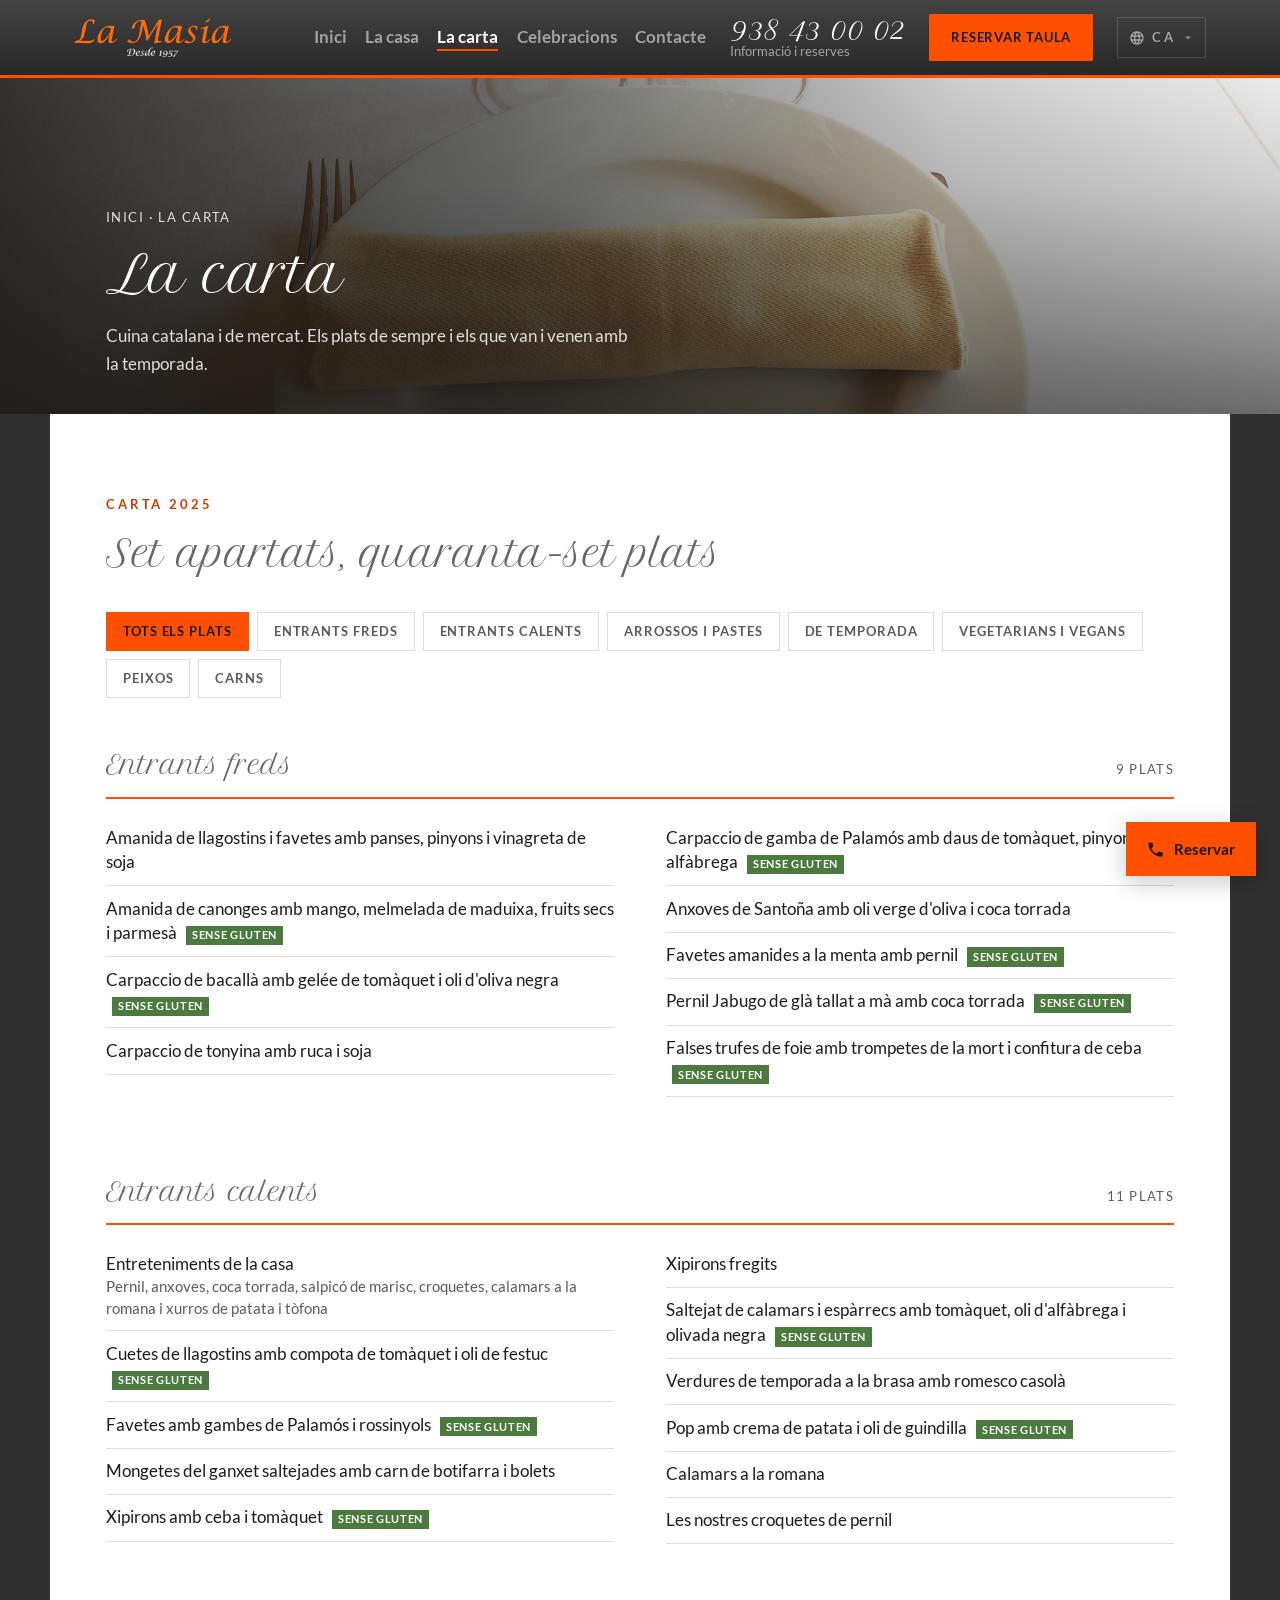
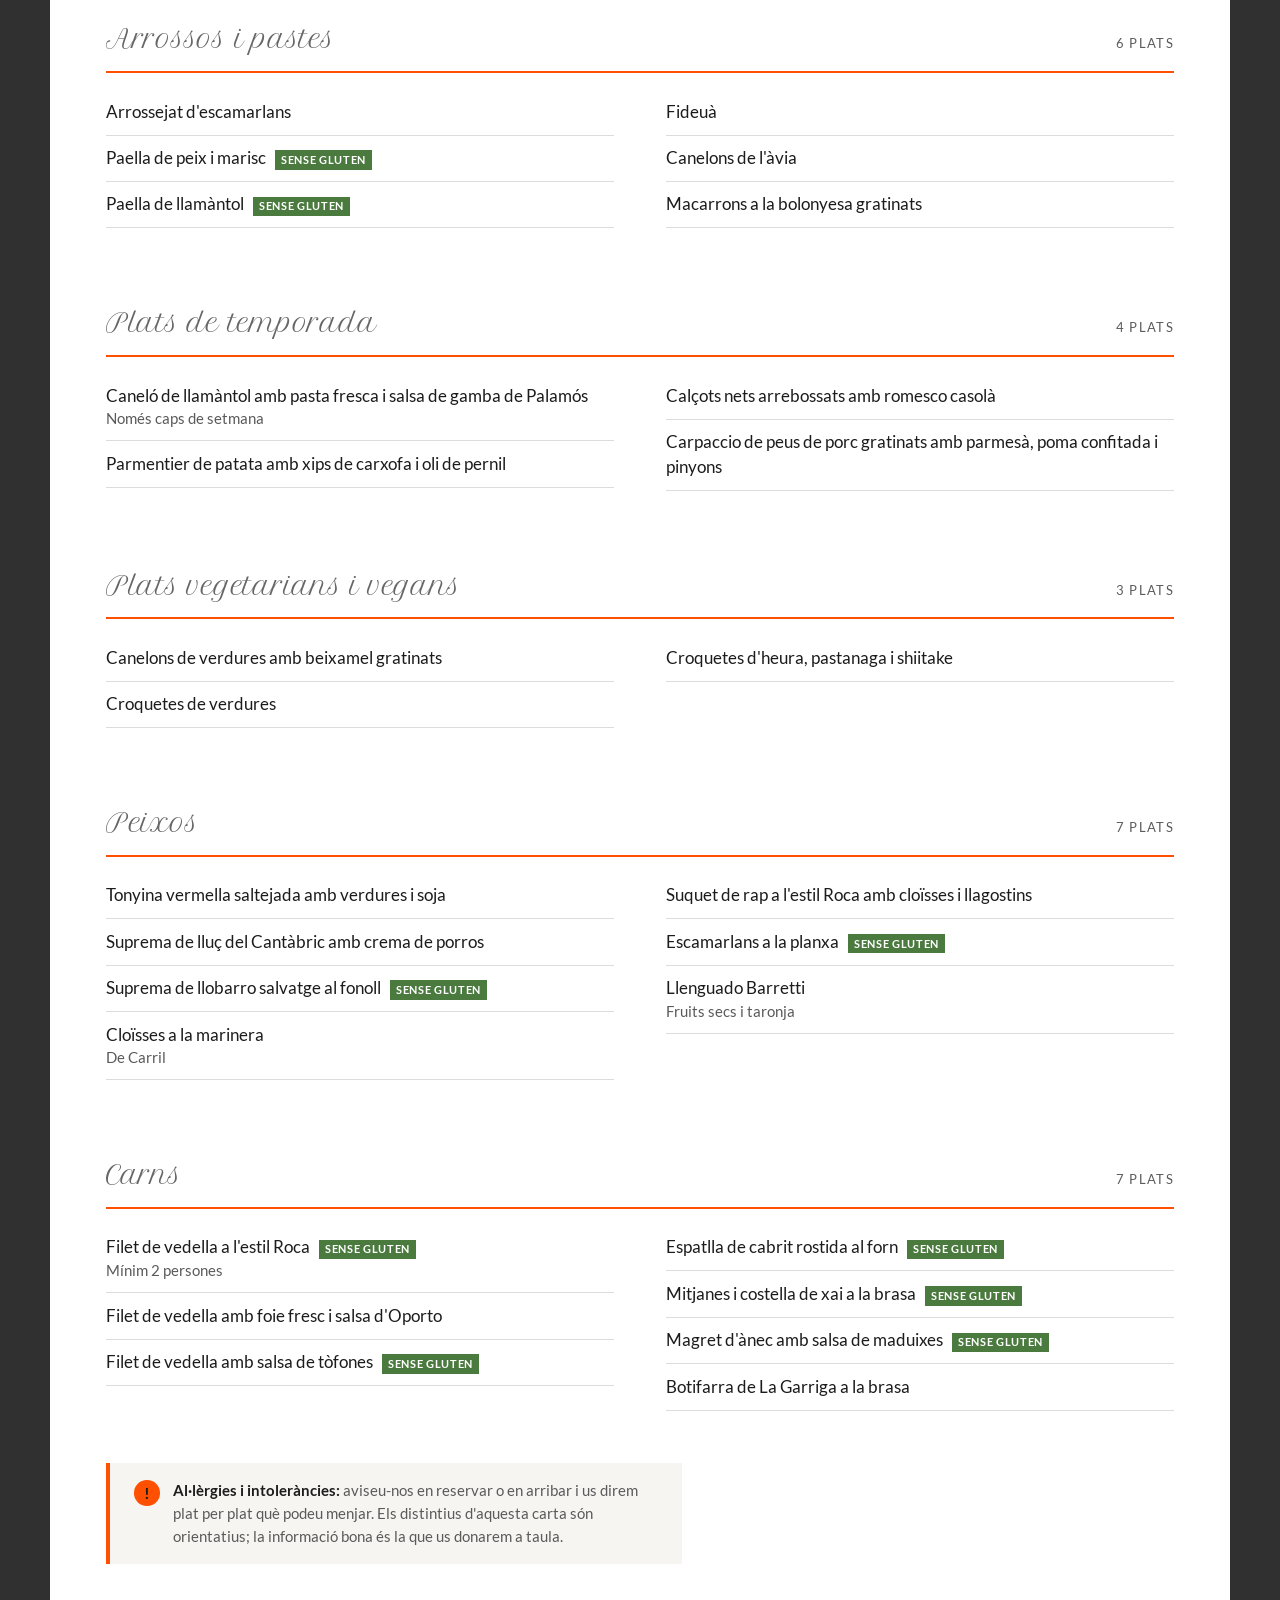
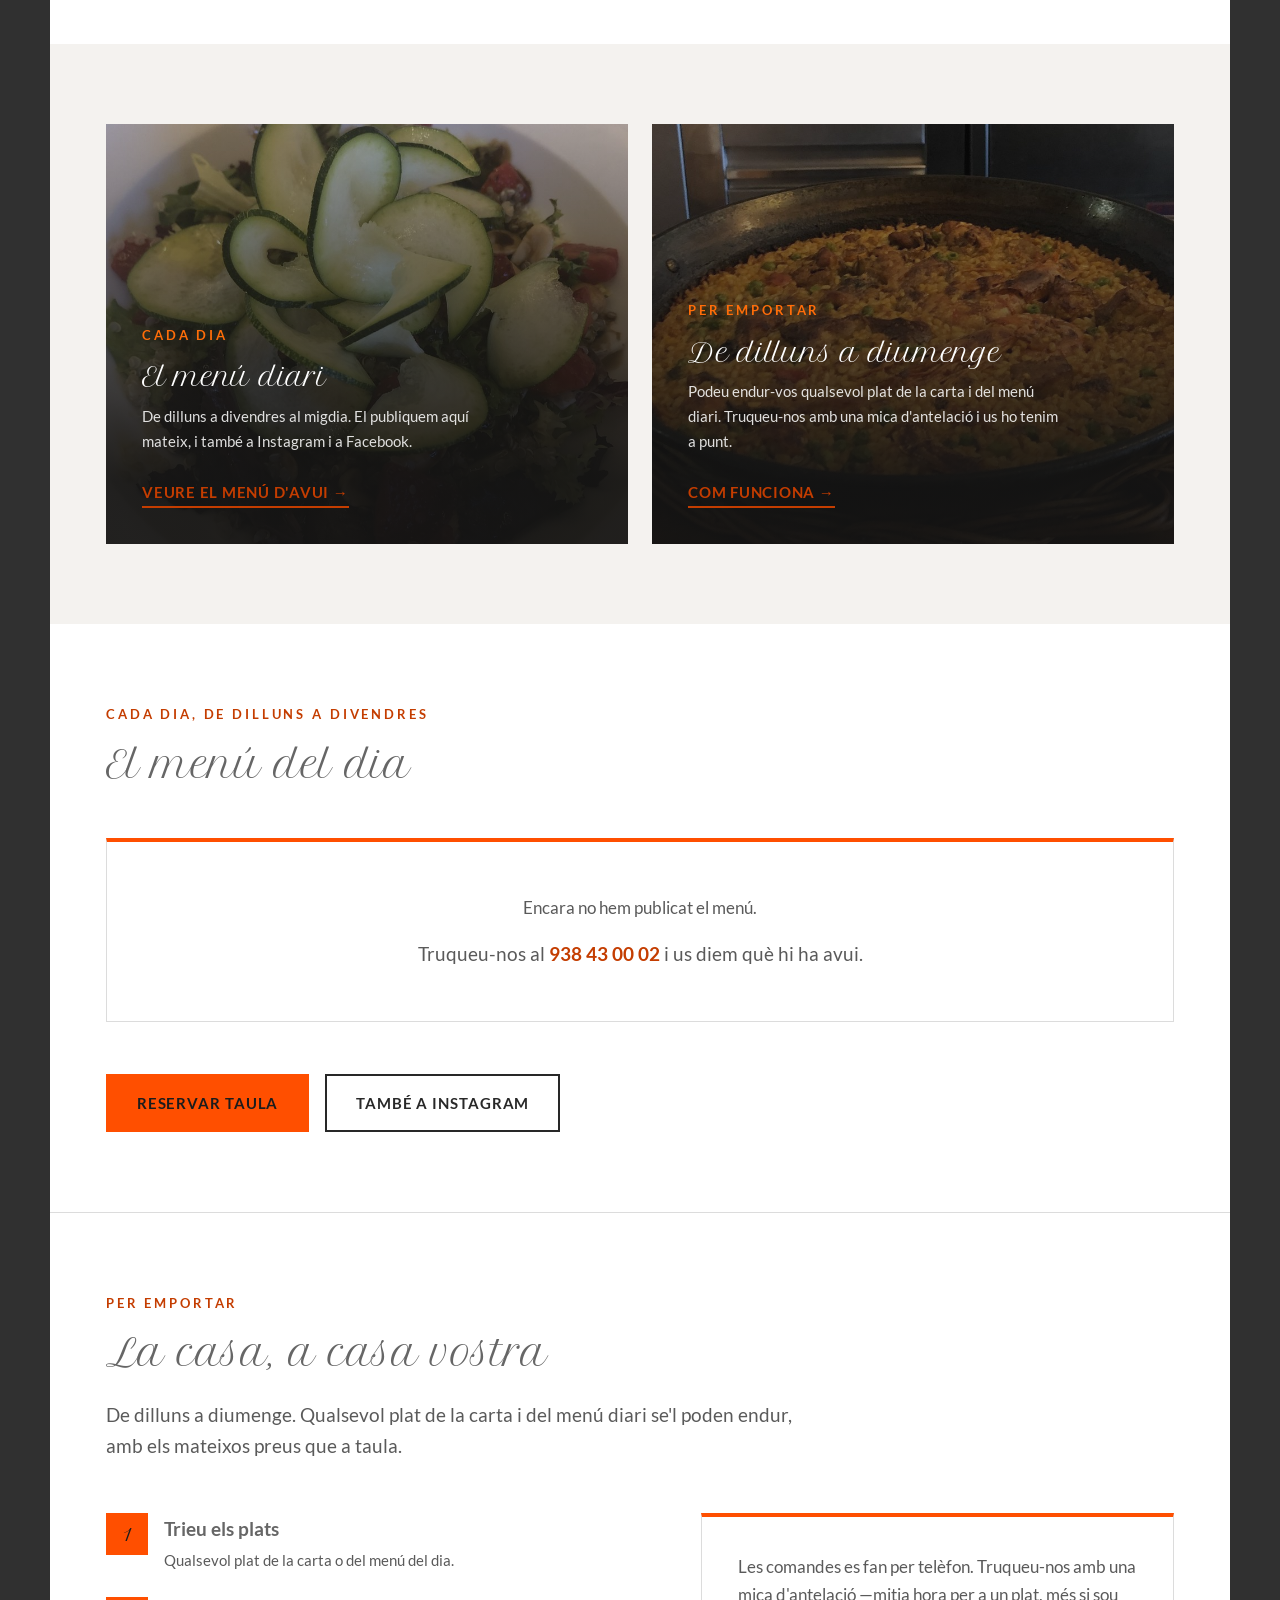
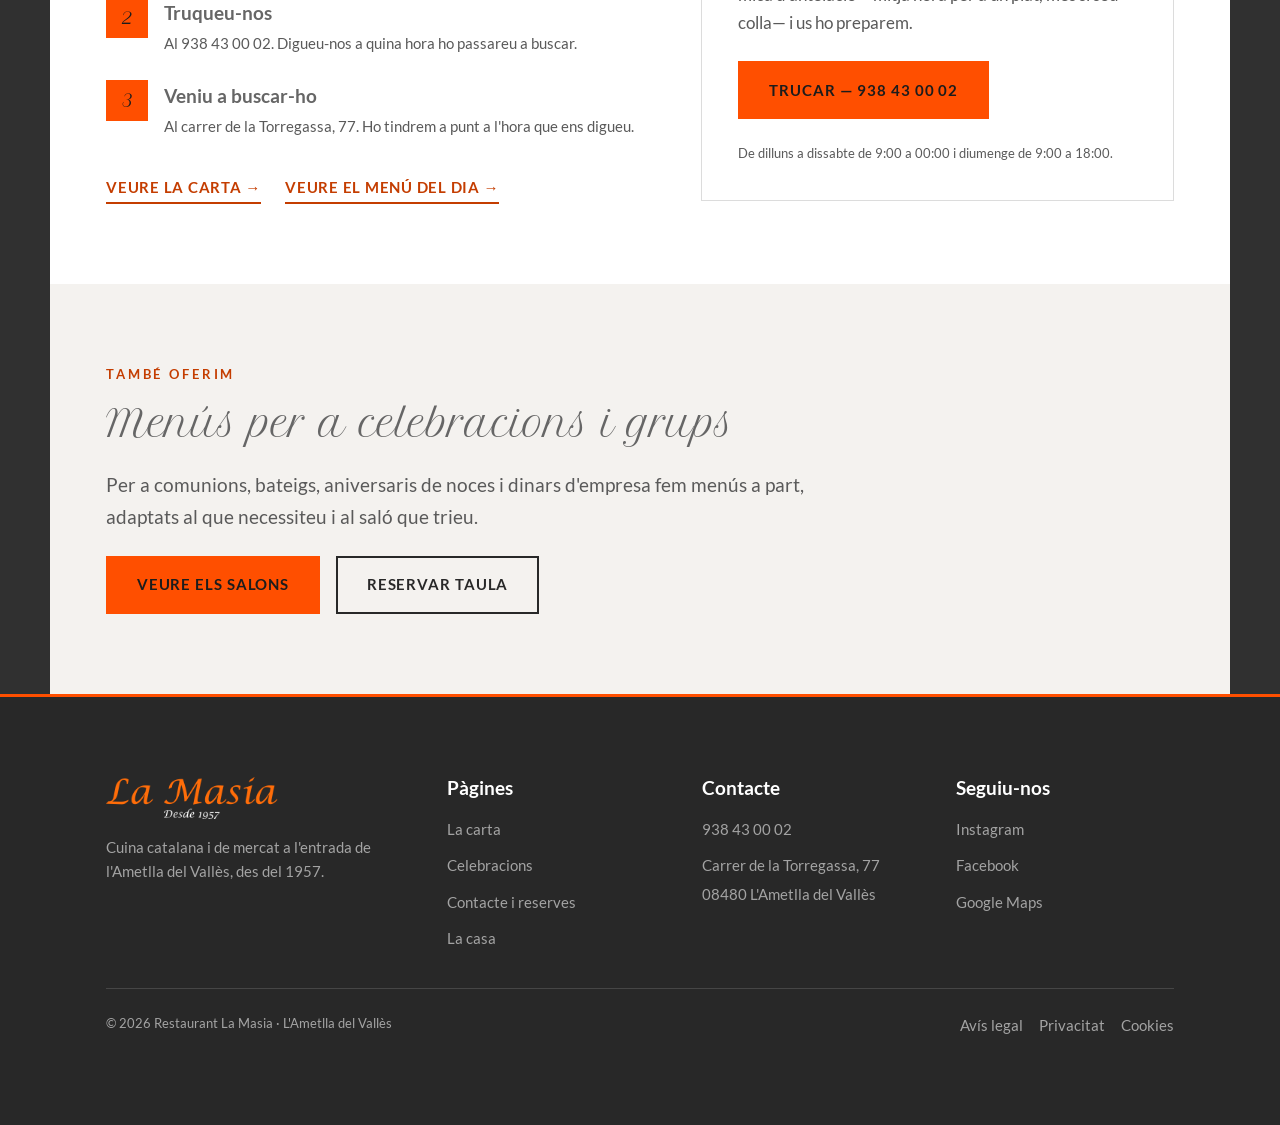
<file: carta.html>
<!DOCTYPE html>
<html lang="ca">
<head>
<meta charset="UTF-8">
<meta name="viewport" content="width=device-width, initial-scale=1.0">
<title>La carta — Restaurant La Masia, L'Ametlla del Vallès</title>
<meta name="description" content="La carta del Restaurant La Masia: entrants freds i calents, arrossos i pastes, plats de temporada, vegetarians, peixos i carns. Menú diari i menjar per emportar cada dia.">
<link rel="canonical" href="https://lamasiarestaurant.com/carta.html">

<!-- ── IDIOMES ────────────────────────────────────────────────────
     La pàgina està escrita en català i és el català el que indexa
     Google. El castellà i l'anglès els posa js/i18n.js sobre la
     mateixa pàgina; ?lang=es i ?lang=en existeixen perquè un enllaç
     es pugui passar a algú ja en el seu idioma.
     Aquest script va al <head> i no al final: ha d'arribar abans que
     es pinti res, o el desplegable d'idioma parpellejaria. -->
<link rel="alternate" hreflang="ca" href="https://lamasiarestaurant.com/carta.html">
<link rel="alternate" hreflang="es" href="https://lamasiarestaurant.com/carta.html?lang=es">
<link rel="alternate" hreflang="en" href="https://lamasiarestaurant.com/carta.html?lang=en">
<link rel="alternate" hreflang="x-default" href="https://lamasiarestaurant.com/carta.html">
<script src="js/i18n.js"></script>

<meta property="og:type" content="website">
<meta property="og:locale" content="ca_ES">
<meta property="og:site_name" content="Restaurant La Masia">
<meta property="og:title" content="La carta — Restaurant La Masia">
<meta property="og:description" content="Entrants, arrossos, peixos i carns de cuina catalana i de mercat. Menú diari i menjar per emportar.">
<meta property="og:url" content="https://lamasiarestaurant.com/carta.html">
<meta property="og:image" content="https://lamasiarestaurant.com/assets/photo-carta-hero.jpg">
<meta name="twitter:card" content="summary_large_image">

<!-- La icona de la pestanya és la SEVA: la mateixa fotografia de la
     façana i el mateix enquadrament que el favicon de lamasiarestaurant.com
     (frontó, "LA MASIA", balcó i l'entrada il·luminada). El seu original
     només fa 16×16 i en una pantalla d'avui queda pastós; aquest surt del
     mateix retall però de la foto en alta, amb 16, 32 i 48 dins del .ico. -->
<link rel="icon" href="assets/favicon.ico" sizes="any">
<link rel="icon" type="image/png" sizes="192x192" href="assets/favicon.png">
<link rel="apple-touch-icon" href="assets/apple-touch-icon.png">

<!-- Les tipografies s'allotgen aquí mateix (assets/fonts/). La web no fa
     cap petició a cap tercer per carregar-les: vegeu el capdamunt de
     css/styles.css. Aquestes dues són les que es veuen de seguida, i per
     això es demanen abans que el navegador arribi a llegir el CSS. -->
<link rel="preload" href="assets/fonts/lato-400-latin.woff2" as="font" type="font/woff2" crossorigin>
<link rel="preload" href="assets/fonts/petit-formal-script-400-latin.woff2" as="font" type="font/woff2" crossorigin>
<link rel="stylesheet" href="css/styles.css">

<script type="application/ld+json">
{
  "@context": "https://schema.org",
  "@type": "Menu",
  "name": "Carta del Restaurant La Masia",
  "inLanguage": "ca",
  "url": "https://lamasiarestaurant.com/carta.html",
  "provider": {
    "@type": "Restaurant",
    "name": "Restaurant La Masia",
    "@id": "https://lamasiarestaurant.com/#restaurant"
  },
  "hasMenuSection": [
    { "@type": "MenuSection", "name": "Entrants freds" },
    { "@type": "MenuSection", "name": "Entrants calents" },
    { "@type": "MenuSection", "name": "Arrossos i pastes" },
    { "@type": "MenuSection", "name": "Plats de temporada" },
    { "@type": "MenuSection", "name": "Plats vegetarians i vegans" },
    { "@type": "MenuSection", "name": "Peixos" },
    { "@type": "MenuSection", "name": "Carns" }
  ]
}
</script>
</head>
<body>

<a class="salta-al-contingut" href="#contingut">Vés al contingut</a>

<header class="nav">
  <div class="envolt">
    <a href="index.html" class="nav-marca" aria-label="Restaurant La Masia — inici">
      <img src="assets/logo-la-masia.png" width="229" height="56" alt="Restaurant La Masia" fetchpriority="high">
    </a>

    <nav aria-label="Navegació principal">
      <ul class="nav-enllacos">
        <li><a href="index.html">Inici</a></li>
        <li><a href="la-casa.html">La casa</a></li>
        <li><a href="carta.html" aria-current="page">La carta</a></li>
        <li><a href="celebracions.html">Celebracions</a></li>
        <li><a href="contacte.html">Contacte</a></li>
      </ul>
    </nav>

    <a class="nav-tel" href="tel:+34938430002">
      <strong>938 43 00 02</strong>
      <span>Informació i reserves</span>
    </a>
    <a class="boto boto-principal" href="contacte.html">Reservar taula</a>


    <!-- Desplegable d'idioma. NOMÉS existeix si el JS ha arrencat: el
         CSS el manté amagat fins que js/i18n.js posa `te-js` al
         <html>. Sense JS la web és en català i no hi ha res a triar,
         i un control que no fa res val menys que cap control. -->
    <div class="tria-idioma" data-idioma-tria>
      <button class="tria-idioma-boto" type="button" data-idioma-boto
              aria-expanded="false" aria-haspopup="true"
              aria-label="Idioma de la pàgina">
        <svg viewBox="0 0 24 24" aria-hidden="true"><path d="M12 2C6.48 2 2 6.48 2 12s4.48 10 10 10 10-4.48 10-10S17.52 2 12 2Zm6.93 6h-2.95a15.65 15.65 0 0 0-1.38-3.56A8.03 8.03 0 0 1 18.92 8ZM12 4.04c.83 1.2 1.48 2.53 1.91 3.96h-3.82c.43-1.43 1.08-2.76 1.91-3.96ZM4.26 14a7.85 7.85 0 0 1 0-4h3.38a16.6 16.6 0 0 0-.14 2c0 .68.06 1.34.14 2Zm.82 2h2.95c.32 1.25.78 2.45 1.38 3.56A7.99 7.99 0 0 1 5.08 16Zm2.95-8H5.08a7.99 7.99 0 0 1 4.33-3.56A15.65 15.65 0 0 0 8.03 8ZM12 19.96c-.83-1.2-1.48-2.53-1.91-3.96h3.82c-.43 1.43-1.08 2.76-1.91 3.96ZM14.34 14H9.66c-.09-.66-.16-1.32-.16-2 0-.68.07-1.35.16-2h4.68c.09.65.16 1.32.16 2 0 .68-.07 1.34-.16 2Zm.25 5.56c.6-1.11 1.06-2.31 1.38-3.56h2.95a8.03 8.03 0 0 1-4.33 3.56ZM16.36 14c.08-.66.14-1.32.14-2 0-.68-.06-1.34-.14-2h3.38a7.85 7.85 0 0 1 0 4Z"/></svg>
        <span data-idioma-actual data-sense-traduir>CA</span>
        <svg class="tria-idioma-punta" viewBox="0 0 24 24" aria-hidden="true"><path d="M12 15 6 9h12z"/></svg>
      </button>
      <!-- Cada idioma es diu com es diu ell mateix, no traduït: qui
           busca la seva llengua busca la paraula que coneix. -->
      <ul class="tria-idioma-menu" data-idioma-menu data-sense-traduir hidden>
        <li><button type="button" data-idioma-opcio="ca" lang="ca">Català</button></li>
        <li><button type="button" data-idioma-opcio="es" lang="es">Castellano</button></li>
        <li><button type="button" data-idioma-opcio="en" lang="en">English</button></li>
      </ul>
    </div>

    <button class="nav-boto-menu" id="boto-menu" type="button"
            aria-expanded="false" aria-controls="menu-mobil" aria-label="Obrir el menú">
      <span></span><span></span><span></span>
    </button>
  </div>
</header>

<div class="menu-mobil" id="menu-mobil">
  <a href="index.html">Inici</a>
  <a href="la-casa.html">La casa</a>
  <a href="carta.html" aria-current="page">La carta</a>
  <a href="celebracions.html">Celebracions</a>
  <a href="contacte.html">Contacte</a>
  <a href="tel:+34938430002">Trucar — 938 43 00 02</a>
  <a class="boto boto-principal" href="contacte.html">Reservar taula</a>

  <!-- Al calaix del mòbil els tres idiomes van a la vista: dins d'un
       desplegable ja obert no n'hi va un altre. -->
  <div class="tria-idioma-plana" data-idioma-tria>
    <span class="tria-idioma-plana-titol">Idioma</span>
    <div class="tria-idioma-plana-opcions" data-sense-traduir>
      <button type="button" data-idioma-opcio="ca" lang="ca">Català</button>
      <button type="button" data-idioma-opcio="es" lang="es">Castellano</button>
      <button type="button" data-idioma-opcio="en" lang="en">English</button>
    </div>
  </div>
</div>

<main id="contingut">

  <section class="cap-pagina">
    <div class="hero-foto">
      <!-- FOTO DEL RESTAURANT (del seu web actual). Taula parada. -->
      <img src="assets/photo-carta-hero.jpg" width="1800" height="850"
           alt="" fetchpriority="high" decoding="async">
      <div class="hero-vel"></div>
    </div>
    <div class="envolt">
      <p class="molla"><a href="index.html">Inici</a> · La carta</p>
      <h1>La carta</h1>
      <p>
        Cuina catalana i de mercat. Els plats de sempre i els que van i venen
        amb la temporada.
      </p>
    </div>
  </section>

  <div class="pagina">

  <!-- ══ LA CARTA ═══════════════════════════════════════════════
       Els 47 plats i les 7 categories són EXACTAMENT els de la seva
       carta oficial (carta_2025_sense_preus.pdf). No n'hi ha cap
       d'inventat, ni cap preu: ells la publiquen sense preus.
  ═══════════════════════════════════════════════════════════════ -->
  <section class="seccio" id="carta">
    <div class="envolt">
      <div class="apareix">
        <span class="sobretitol">Carta 2025</span>
        <h2 class="titol-seccio">Set apartats, quaranta-set plats</h2>

        <!-- ── Filtres d'apartat ──────────────────────────────────
             Amb JS, clicar un apartat NO baixa fins allà: deixa el
             requadre marcat i amaga la resta de plats.

             Continuen sent enllaços, no botons, perquè sense JS han de
             seguir servint d'alguna cosa: llavors la pàgina mostra els
             47 plats i cada enllaç hi baixa, com sempre.

             "Tots els plats" no és decoració: sense ell, un cop filtres
             ja no hi ha manera de tornar a veure la carta sencera.
        ═══════════════════════════════════════════════════════════ -->
        <nav class="carta-nav" id="carta-filtres" aria-label="Apartats de la carta">
          <a href="#carta"             data-grup="tots">Tots els plats</a>
          <a href="#entrants-freds"    data-grup="entrants-freds">Entrants freds</a>
          <a href="#entrants-calents"  data-grup="entrants-calents">Entrants calents</a>
          <a href="#arrossos"          data-grup="arrossos">Arrossos i pastes</a>
          <a href="#temporada"         data-grup="temporada">De temporada</a>
          <a href="#vegetarians"       data-grup="vegetarians">Vegetarians i vegans</a>
          <a href="#peixos"            data-grup="peixos">Peixos</a>
          <a href="#carns"             data-grup="carns">Carns</a>
        </nav>
      </div>

      <!-- ── Entrants freds ── -->
      <div class="carta-grup apareix" id="entrants-freds">
        <div class="carta-grup-cap">
          <h3>Entrants freds</h3>
          <span>9 plats</span>
        </div>
        <ul class="plats">
          <li class="plat">Amanida de llagostins i favetes amb panses, pinyons i vinagreta de soja</li>
          <li class="plat">Amanida de canonges amb mango, melmelada de maduixa, fruits secs i parmesà <span class="marca-dieta">Sense gluten</span></li>
          <li class="plat">Carpaccio de bacallà amb gelée de tomàquet i oli d'oliva negra <span class="marca-dieta">Sense gluten</span></li>
          <li class="plat">Carpaccio de tonyina amb ruca i soja</li>
          <li class="plat">Carpaccio de gamba de Palamós amb daus de tomàquet, pinyons i alfàbrega <span class="marca-dieta">Sense gluten</span></li>
          <li class="plat">Anxoves de Santoña amb oli verge d'oliva i coca torrada</li>
          <li class="plat">Favetes amanides a la menta amb pernil <span class="marca-dieta">Sense gluten</span></li>
          <li class="plat">Pernil Jabugo de glà tallat a mà amb coca torrada <span class="marca-dieta">Sense gluten</span></li>
          <li class="plat">Falses trufes de foie amb trompetes de la mort i confitura de ceba <span class="marca-dieta">Sense gluten</span></li>
        </ul>
      </div>

      <!-- ── Entrants calents ── -->
      <div class="carta-grup apareix" id="entrants-calents">
        <div class="carta-grup-cap">
          <h3>Entrants calents</h3>
          <span>11 plats</span>
        </div>
        <ul class="plats">
          <li class="plat">Entreteniments de la casa
            <span class="plat-nota">Pernil, anxoves, coca torrada, salpicó de marisc, croquetes, calamars a la romana i xurros de patata i tòfona</span>
          </li>
          <li class="plat">Cuetes de llagostins amb compota de tomàquet i oli de festuc <span class="marca-dieta">Sense gluten</span></li>
          <li class="plat">Favetes amb gambes de Palamós i rossinyols <span class="marca-dieta">Sense gluten</span></li>
          <li class="plat">Mongetes del ganxet saltejades amb carn de botifarra i bolets</li>
          <li class="plat">Xipirons amb ceba i tomàquet <span class="marca-dieta">Sense gluten</span></li>
          <li class="plat">Xipirons fregits</li>
          <li class="plat">Saltejat de calamars i espàrrecs amb tomàquet, oli d'alfàbrega i olivada negra <span class="marca-dieta">Sense gluten</span></li>
          <li class="plat">Verdures de temporada a la brasa amb romesco casolà</li>
          <li class="plat">Pop amb crema de patata i oli de guindilla <span class="marca-dieta">Sense gluten</span></li>
          <li class="plat">Calamars a la romana</li>
          <li class="plat">Les nostres croquetes de pernil</li>
        </ul>
      </div>

      <!-- ── Arrossos i pastes ── -->
      <div class="carta-grup apareix" id="arrossos">
        <div class="carta-grup-cap">
          <h3>Arrossos i pastes</h3>
          <span>6 plats</span>
        </div>
        <ul class="plats">
          <li class="plat">Arrossejat d'escamarlans</li>
          <li class="plat">Paella de peix i marisc <span class="marca-dieta">Sense gluten</span></li>
          <li class="plat">Paella de llamàntol <span class="marca-dieta">Sense gluten</span></li>
          <li class="plat">Fideuà</li>
          <li class="plat">Canelons de l'àvia</li>
          <li class="plat">Macarrons a la bolonyesa gratinats</li>
        </ul>
      </div>

      <!-- ── Plats de temporada ── -->
      <div class="carta-grup apareix" id="temporada">
        <div class="carta-grup-cap">
          <h3>Plats de temporada</h3>
          <span>4 plats</span>
        </div>
        <ul class="plats">
          <li class="plat">Caneló de llamàntol amb pasta fresca i salsa de gamba de Palamós
            <span class="plat-nota">Només caps de setmana</span>
          </li>
          <li class="plat">Parmentier de patata amb xips de carxofa i oli de pernil</li>
          <li class="plat">Calçots nets arrebossats amb romesco casolà</li>
          <li class="plat">Carpaccio de peus de porc gratinats amb parmesà, poma confitada i pinyons</li>
        </ul>
      </div>

      <!-- ── Vegetarians i vegans ── -->
      <div class="carta-grup apareix" id="vegetarians">
        <div class="carta-grup-cap">
          <h3>Plats vegetarians i vegans</h3>
          <span>3 plats</span>
        </div>
        <ul class="plats">
          <li class="plat">Canelons de verdures amb beixamel gratinats</li>
          <li class="plat">Croquetes de verdures</li>
          <li class="plat">Croquetes d'heura, pastanaga i shiitake</li>
        </ul>
      </div>

      <!-- ── Peixos ── -->
      <div class="carta-grup apareix" id="peixos">
        <div class="carta-grup-cap">
          <h3>Peixos</h3>
          <span>7 plats</span>
        </div>
        <ul class="plats">
          <li class="plat">Tonyina vermella saltejada amb verdures i soja</li>
          <li class="plat">Suprema de lluç del Cantàbric amb crema de porros</li>
          <li class="plat">Suprema de llobarro salvatge al fonoll <span class="marca-dieta">Sense gluten</span></li>
          <li class="plat">Cloïsses a la marinera
            <span class="plat-nota">De Carril</span>
          </li>
          <li class="plat">Suquet de rap a l'estil Roca amb cloïsses i llagostins</li>
          <li class="plat">Escamarlans a la planxa <span class="marca-dieta">Sense gluten</span></li>
          <li class="plat">Llenguado Barretti
            <span class="plat-nota">Fruits secs i taronja</span>
          </li>
        </ul>
      </div>

      <!-- ── Carns ── -->
      <div class="carta-grup apareix" id="carns">
        <div class="carta-grup-cap">
          <h3>Carns</h3>
          <span>7 plats</span>
        </div>
        <ul class="plats">
          <li class="plat">Filet de vedella a l'estil Roca <span class="marca-dieta">Sense gluten</span>
            <!-- La seva carta hi diu "( mín 2 pers / preu 1 ració)". Aquí només
                 hi va la primera meitat: "el preu és per ració" només vol dir
                 alguna cosa al costat d'una xifra, i aquesta carta no en porta
                 cap. Si algun dia s'hi posen preus, cal tornar-hi la nota. -->
            <span class="plat-nota">Mínim 2 persones</span>
          </li>
          <li class="plat">Filet de vedella amb foie fresc i salsa d'Oporto</li>
          <li class="plat">Filet de vedella amb salsa de tòfones <span class="marca-dieta">Sense gluten</span></li>
          <li class="plat">Espatlla de cabrit rostida al forn <span class="marca-dieta">Sense gluten</span></li>
          <li class="plat">Mitjanes i costella de xai a la brasa <span class="marca-dieta">Sense gluten</span></li>
          <li class="plat">Magret d'ànec amb salsa de maduixes <span class="marca-dieta">Sense gluten</span></li>
          <li class="plat">Botifarra de La Garriga a la brasa</li>
        </ul>
      </div>

      <!-- PENDENT-CLIENT: la carta oficial marca aquests plats amb una icona
           d'espiga barrada, però no porta llegenda. S'ha interpretat com a
           "sense gluten". CAL confirmar-ho amb la casa abans de publicar:
           una dada d'al·lèrgens mal posada és un problema seriós.
           Cal confirmar també si hi ha carta de postres (el PDF no en té).

           PENDENT-CLIENT: "Croquetes d'heura, pastanaga i shiitake". Ho diu
           així la seva carta del 2025 — comprovat a la pàgina 3 del PDF, no
           és cap error de transcripció nostre. Però l'heura és una planta
           tòxica i no es menja. Molt probablement és una errada de la seva
           carta impresa. NO s'ha tocat: no ens toca reescriure el nom d'un
           plat. Cal preguntar-los-ho i corregir-ho als dos llocs. -->
      <div class="avis apareix">
        <span class="avis-icona" aria-hidden="true">!</span>
        <p>
          <strong>Al·lèrgies i intoleràncies:</strong> aviseu-nos en reservar o en arribar
          i us direm plat per plat què podeu menjar. Els distintius d'aquesta carta són
          orientatius; la informació bona és la que us donarem a taula.
        </p>
      </div>
    </div>
  </section>

  <!-- ══ MENÚ DIARI I PER EMPORTAR ══════════════════════════════
       Va DESPRÉS de la carta: qui obre aquesta pàgina hi ve a veure
       els plats, i el primer que ha de trobar són els plats.
  ═══════════════════════════════════════════════════════════════ -->
  <section class="seccio seccio-gris">
    <div class="envolt">
      <div class="camins">
        <article class="cami apareix">
          <!-- FOTO DEL RESTAURANT (del seu web actual). -->
          <img src="assets/photo-galeria-1.jpg" width="1000" height="750"
               alt="Plat del menú diari de La Masia" loading="lazy" decoding="async">
          <span class="sobretitol">Cada dia</span>
          <h3>El menú diari</h3>
          <p>
            De dilluns a divendres al migdia. El publiquem aquí mateix, i també
            a Instagram i a Facebook.
          </p>
          <span>
            <a class="enllac-fletxa" href="#menu-del-dia">Veure el menú d'avui →</a>
          </span>
        </article>

        <article class="cami apareix">
          <!-- FOTO DEL RESTAURANT (del seu web actual): la seva paella.
               Abans hi havia una imatge d'STOCK d'una safata de plàstic amb
               enciam ratllat que no tenia res a veure amb la casa. Aquesta
               targeta és una parella amb la del menú diari, i aquella sí que
               porta foto seva: deixar-ne una sense hauria descompensat el bloc.
               La paella va quedar lliure en treure les fotos dels plats
               destacats de l'inici, i encaixa: el que ven aquesta targeta és
               que qualsevol plat de la carta se'l poden endur.
               Encara convé demanar-los una comanda per emportar de debò. -->
          <img src="assets/photo-plat-arros.jpg" width="1000" height="750"
               alt="Paella feta a La Masia" loading="lazy" decoding="async">
          <span class="sobretitol">Per emportar</span>
          <h3>De dilluns a diumenge</h3>
          <p>
            Podeu endur-vos qualsevol plat de la carta i del menú diari.
            Truqueu-nos amb una mica d'antelació i us ho tenim a punt.
          </p>
          <span><a class="enllac-fletxa" href="#per-emportar">Com funciona →</a></span>
        </article>
      </div>
    </div>
  </section>

  <!-- ══ EL MENÚ DEL DIA ════════════════════════════════════════
       Surt a la web, no en un enllaç a Instagram: qui el busca a
       Google l'ha de poder trobar.

       El contingut el pinta js/menu-diari.js a partir de
       data/menu-diari.json. Per canviar el canal d'on surten les
       dades (fitxer, full de càlcul de Google…) només s'ha de tocar
       la constant FONT de dalt de tot d'aquell fitxer.

       Va en secció blanca perquè la de sobre és grisa: dues seccions
       grises seguides no tenen filet que les separi i queden encolades.
  ═══════════════════════════════════════════════════════════════ -->
  <section class="seccio" id="menu-del-dia">
    <div class="envolt">
      <div class="apareix">
        <span class="sobretitol">Cada dia, de dilluns a divendres</span>
        <h2 class="titol-seccio">El menú del dia</h2>
      </div>

      <!-- Sense JS o sense dades, aquí hi queda el text de sota, que ja
           diu com assabentar-se'n. Mai una caixa buida. -->
      <div class="menu-diari apareix" id="menu-diari" aria-live="polite">
        <div class="menu-buit">
          <p>Consulteu el menú d'avui trucant-nos o a les nostres xarxes.</p>
          <p class="menu-buit-tel">
            Truqueu-nos al <a href="tel:+34938430002">938 43 00 02</a>
            i us diem què hi ha avui.
          </p>
        </div>
      </div>

      <p class="grup-botons">
        <a class="boto boto-principal" href="tel:+34938430002">Reservar taula</a>
        <a class="boto boto-contorn" href="https://www.instagram.com/lamasialametlla/"
           target="_blank" rel="noopener">També a Instagram</a>
      </p>
    </div>
  </section>

  <!-- ══ MENJAR PER EMPORTAR ════════════════════════════════════
       Al seu web actual «Comida para llevar» és una de les quatre
       entrades del menú principal, i aquí només n'hi havia una
       targeta compartint fila amb el menú diari. Un servei que ells
       anuncien com a propi es mereix apartat propi i una adreça a la
       qual enllaçar (carta.html#per-emportar, que ja surt al peu de
       totes les pàgines).

       ⚠️ AVUI EL CANAL ÉS EL TELÈFON, I NOMÉS EL TELÈFON.
       No hi ha carret, ni formulari, ni WhatsApp: no en tenen. Un botó
       de «Fer la comanda» que en realitat obre el marcador seria
       enganyar, i un que no fes res seria pitjor.

       ── PREPARAT PER A DEMÀ ──────────────────────────────────────
       Quan vulguin muntar comandes de debò, tot el que s'ha de tocar
       és aquesta secció; la resta de la web no se n'assabenta. Els
       tres camins possibles, de menys a més feina:

       1. FORMULARI (el més ràpid). Es copia el formulari de
          contacte.html, se li canvien els camps per «què voleu» i
          «a quina hora ho passeu a buscar», i s'apunta a un segon
          identificador de Formspree —un de propi, no el de les
          reserves, o les comandes es barregen amb les consultes.
          Segueix sense ser temps real: algú ho ha de llegir.

       2. WHATSAPP BUSINESS. Un enllaç wa.me amb el text ja escrit.
          És el que la gent d'aquí ja fa servir i no demana aprendre
          res de nou. Cal que donin d'alta un número de negoci: el
          908... personal de ningú no pot sortir a la web.
          ⚠️ Lligat amb menu-extractor/: si el menú del dia acaba
          entrant per WhatsApp, aquest és el mateix número i s'ha de
          decidir un sol cop. Vegeu ../CLAUDE.md, «Procés 3».

       3. COMANDA EN LÍNIA de veritat (carret, franges horàries,
          pagament). És una plataforma de tercers i té comissió per
          comanda; abans de proposar-ho cal saber quantes en fan a la
          setmana, o els sortirà més car que el telèfon.

       Sigui quin sigui, el bloc va DINS de `.per-emportar-accio`,
       substituint el que hi ha, i s'hi afegeixen les frases noves a
       js/traduccions.js. La FAQ de contacte.html («Feu menjar per
       emportar?») també ho ha de dir.
  ═══════════════════════════════════════════════════════════════ -->
  <section class="seccio" id="per-emportar">
    <div class="envolt">
      <div class="apareix">
        <span class="sobretitol">Per emportar</span>
        <h2 class="titol-seccio">La casa, a casa vostra</h2>
        <p class="entradeta">
          De dilluns a diumenge. Qualsevol plat de la carta i del menú diari
          se'l poden endur, amb els mateixos preus que a taula.
        </p>
      </div>

      <div class="emportar apareix">
        <div class="emportar-passos">
          <ol>
            <!-- Els enllaços a la carta i al menú del dia van al final del
                 bloc i no aquí dins, a posta: dins d'aquesta frase partirien
                 el text en cinc trossos («De», «la carta sencera», «o del»…)
                 i cada tros aniria a parar sol al diccionari. Traduir
                 mitges frases és com surten les frases que no lliguen. -->
            <li>
              <strong>Trieu els plats</strong>
              <span>Qualsevol plat de la carta o del menú del dia.</span>
            </li>
            <li>
              <strong>Truqueu-nos</strong>
              <span>Al 938 43 00 02. Digueu-nos a quina hora ho passareu a buscar.</span>
            </li>
            <li>
              <strong>Veniu a buscar-ho</strong>
              <span>Al carrer de la Torregassa, 77. Ho tindrem a punt a l'hora que ens digueu.</span>
            </li>
          </ol>

          <p class="emportar-enllacos">
            <a class="enllac-fletxa" href="#carta">Veure la carta →</a>
            <a class="enllac-fletxa" href="#menu-del-dia">Veure el menú del dia →</a>
          </p>
        </div>

        <!-- El bloc que canviarà el dia que hi hagi comandes en línia.
             Vegeu el comentari llarg de sobre. -->
        <div class="emportar-accio per-emportar-accio">
          <p class="emportar-nota">
            Les comandes es fan per telèfon. Truqueu-nos amb una mica d'antelació
            —mitja hora per a un plat, més si sou colla— i us ho preparem.
          </p>
          <p class="grup-botons">
            <a class="boto boto-principal" href="tel:+34938430002">Trucar — 938 43 00 02</a>
          </p>
          <p class="form-nota">
            De dilluns a dissabte de 9:00 a 00:00 i diumenge de 9:00 a 18:00.
          </p>
        </div>
      </div>
    </div>
  </section>

  <!-- ══ CAP A CELEBRACIONS ═════════════════════════════════════ -->
  <section class="seccio seccio-gris">
    <div class="envolt">
      <div class="apareix">
        <span class="sobretitol">També oferim</span>
        <h2 class="titol-seccio">Menús per a celebracions i grups</h2>
        <p class="entradeta">
          Per a comunions, bateigs, aniversaris de noces i dinars d'empresa fem menús
          a part, adaptats al que necessiteu i al saló que trieu.
        </p>
        <p class="grup-botons">
          <a class="boto boto-principal" href="celebracions.html">Veure els salons</a>
          <a class="boto boto-contorn" href="contacte.html">Reservar taula</a>
        </p>
      </div>
    </div>
  </section>

  </div><!-- /.pagina -->
</main>

<footer class="peu">
  <div class="envolt">
    <div class="peu-graella">
      <div class="peu-marca">
        <img src="assets/logo-la-masia.png" width="229" height="56" alt="Restaurant La Masia" loading="lazy">
        <p>Cuina catalana i de mercat a l'entrada de l'Ametlla del Vallès, des del 1957.</p>
      </div>
      <div>
        <h2>Pàgines</h2>
        <ul>
          <li><a href="carta.html">La carta</a></li>
          <li><a href="celebracions.html">Celebracions</a></li>
          <li><a href="contacte.html">Contacte i reserves</a></li>
          <li><a href="la-casa.html">La casa</a></li>
        </ul>
      </div>
      <div>
        <h2>Contacte</h2>
        <ul>
          <li><a href="tel:+34938430002">938 43 00 02</a></li>
          <!-- L'adreça del peu ÉS un enllaç: qui la busca aquí la busca per
               anar-hi, no per llegir-la. Va al mateix lloc que el botó
               «Obrir a Google Maps» de la pàgina, i a la fitxa del negoci
               per nom, no a la consulta per adreça.
               Les dues línies es mantenen com a dos nodes de text separats
               per un <br>: totes dues són a la llista `igual` del
               diccionari i així es queden igual als tres idiomes. -->
          <li>
            <a href="https://www.google.com/maps/search/?api=1&amp;query=Restaurant%20La%20Masia%2C%20Carrer%20de%20la%20Torregassa%2C%2077%2C%2008480%20L%27Ametlla%20del%20Vall%C3%A8s"
               target="_blank" rel="noopener">Carrer de la Torregassa, 77<br>08480 L'Ametlla del Vallès</a>
          </li>
        </ul>
      </div>
      <div>
        <h2>Seguiu-nos</h2>
        <ul>
          <li><a href="https://www.instagram.com/lamasialametlla/" target="_blank" rel="noopener">Instagram</a></li>
          <li><a href="https://www.facebook.com/lamasiadelametlla" target="_blank" rel="noopener">Facebook</a></li>
          <li><a href="https://www.google.com/maps/search/?api=1&amp;query=Restaurant%20La%20Masia%2C%20Carrer%20de%20la%20Torregassa%2C%2077%2C%2008480%20L%27Ametlla%20del%20Vall%C3%A8s" target="_blank" rel="noopener">Google Maps</a></li>
        </ul>
      </div>
    </div>
    <div class="peu-baix">
      <p>© <span data-any>2026</span> Restaurant La Masia · L'Ametlla del Vallès</p>
      <nav aria-label="Pàgines legals">
        <a href="avis-legal.html">Avís legal</a>
        <a href="politica-privacitat.html">Privacitat</a>
        <a href="politica-cookies.html">Cookies</a>
      </nav>
    </div>
  </div>
</footer>

<a class="truca-flotant" href="tel:+34938430002">
  <svg viewBox="0 0 24 24" aria-hidden="true"><path d="M6.6 10.8a15.1 15.1 0 0 0 6.6 6.6l2.2-2.2a1 1 0 0 1 1-.24 11.4 11.4 0 0 0 3.6.58 1 1 0 0 1 1 1V20a1 1 0 0 1-1 1A17 17 0 0 1 3 4a1 1 0 0 1 1-1h3.5a1 1 0 0 1 1 1 11.4 11.4 0 0 0 .57 3.6 1 1 0 0 1-.25 1Z"/></svg>
  Reservar
</a>

<script src="js/traduccions.js"></script>
<script src="js/main.js"></script>
<script src="js/menu-diari.js"></script>
<script src="js/carta-filtres.js"></script>
</body>
</html>
</file>
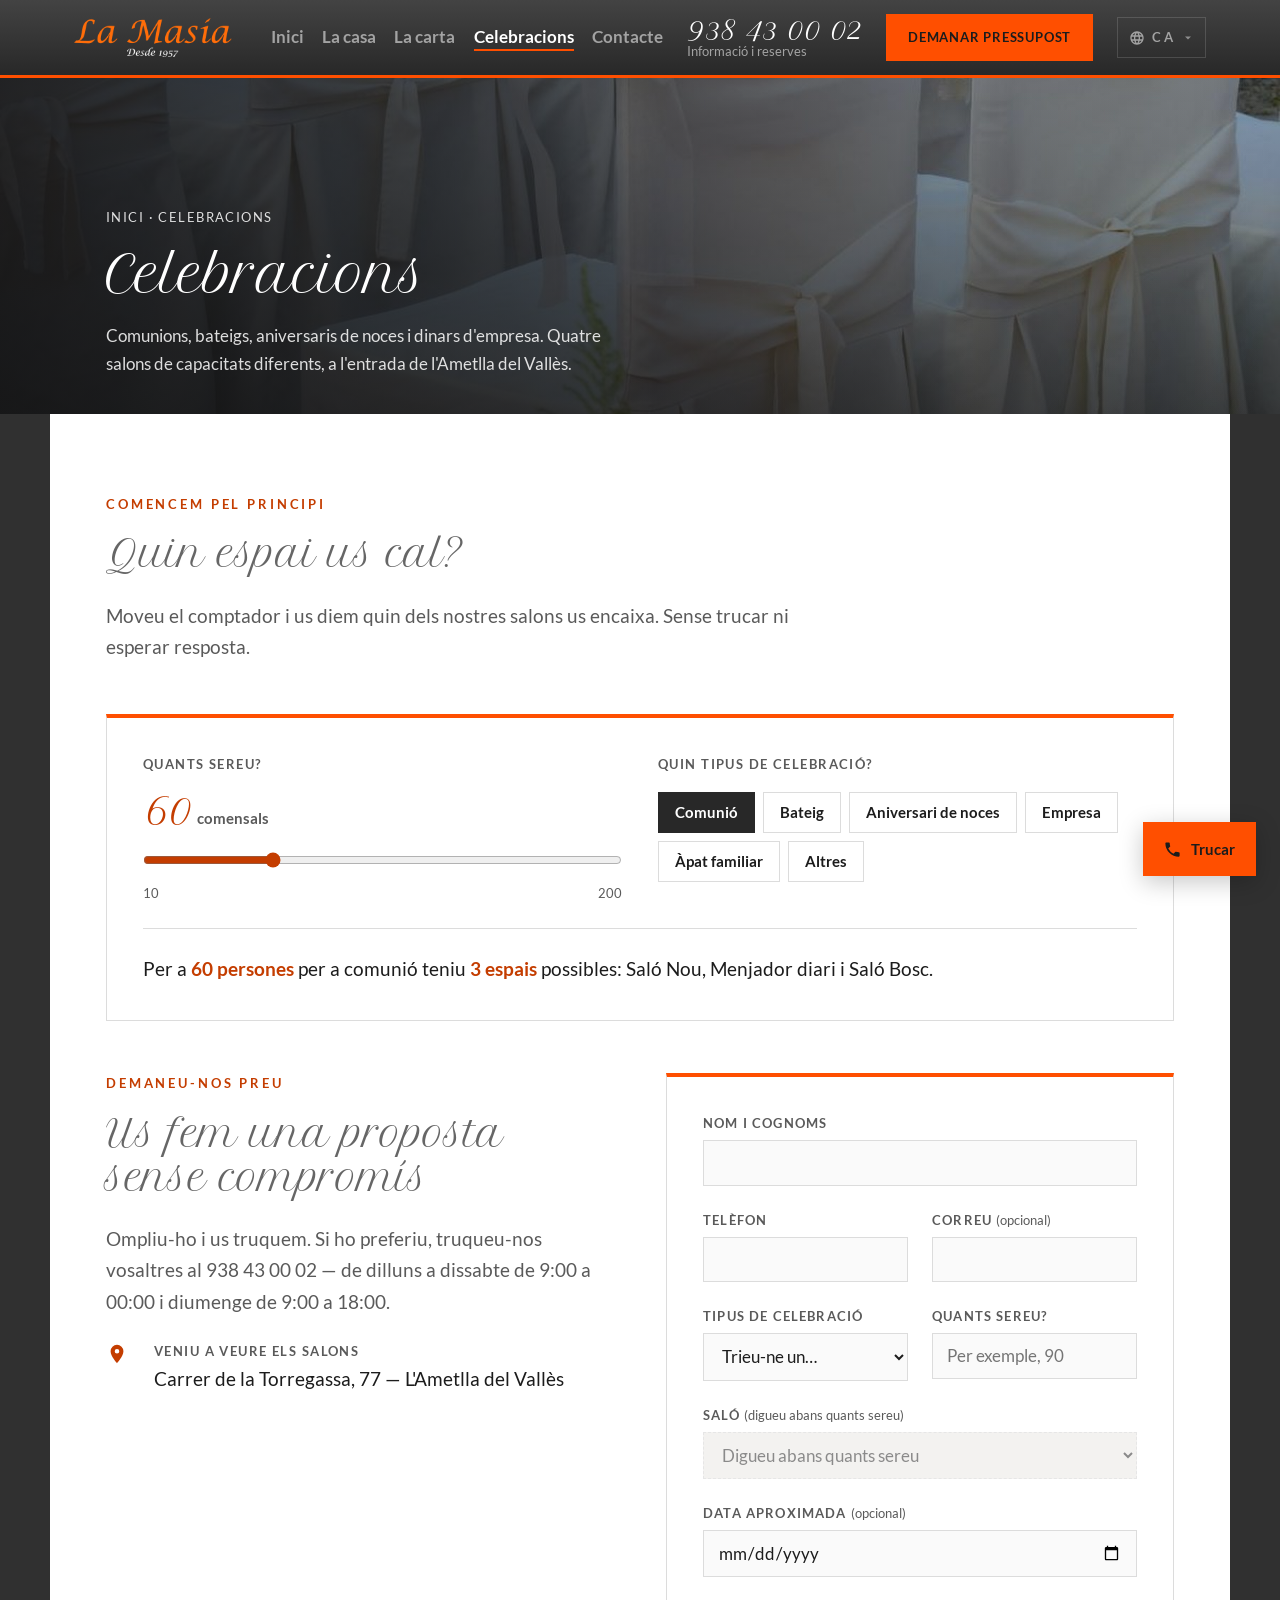
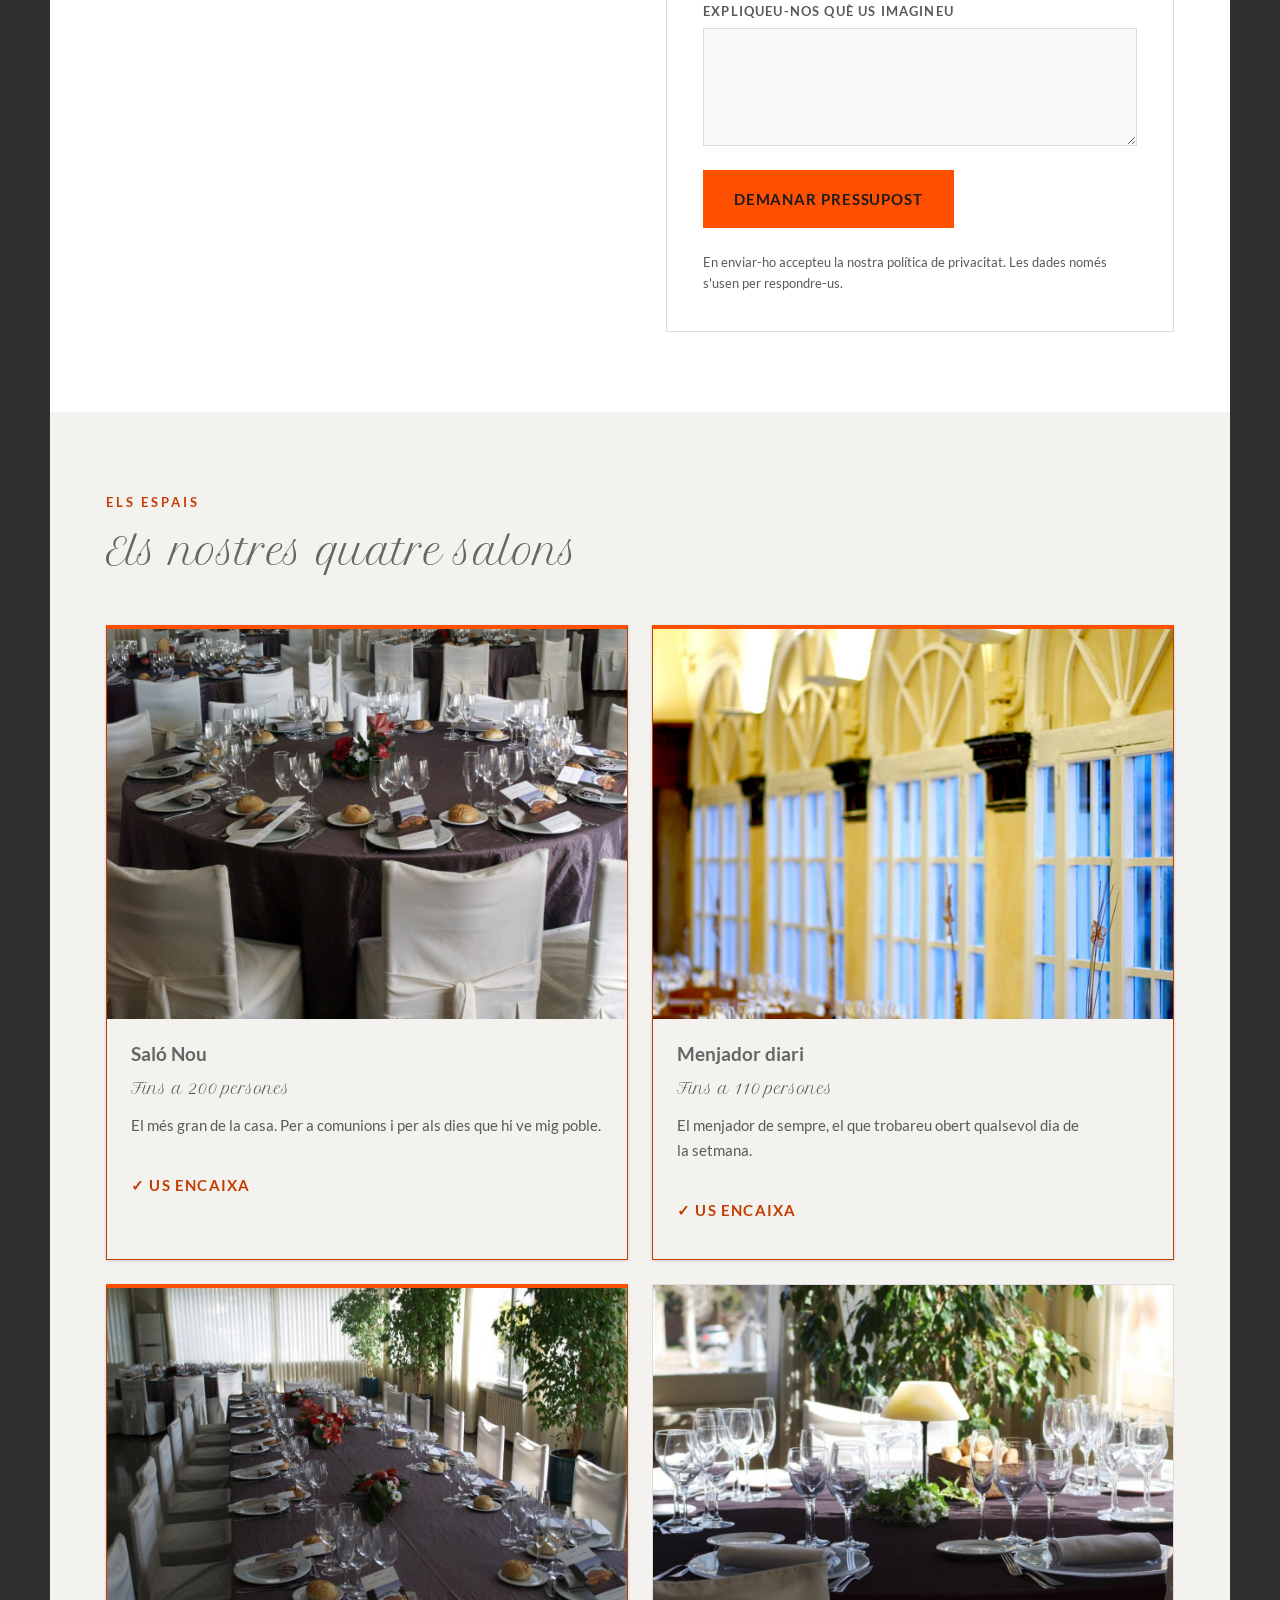
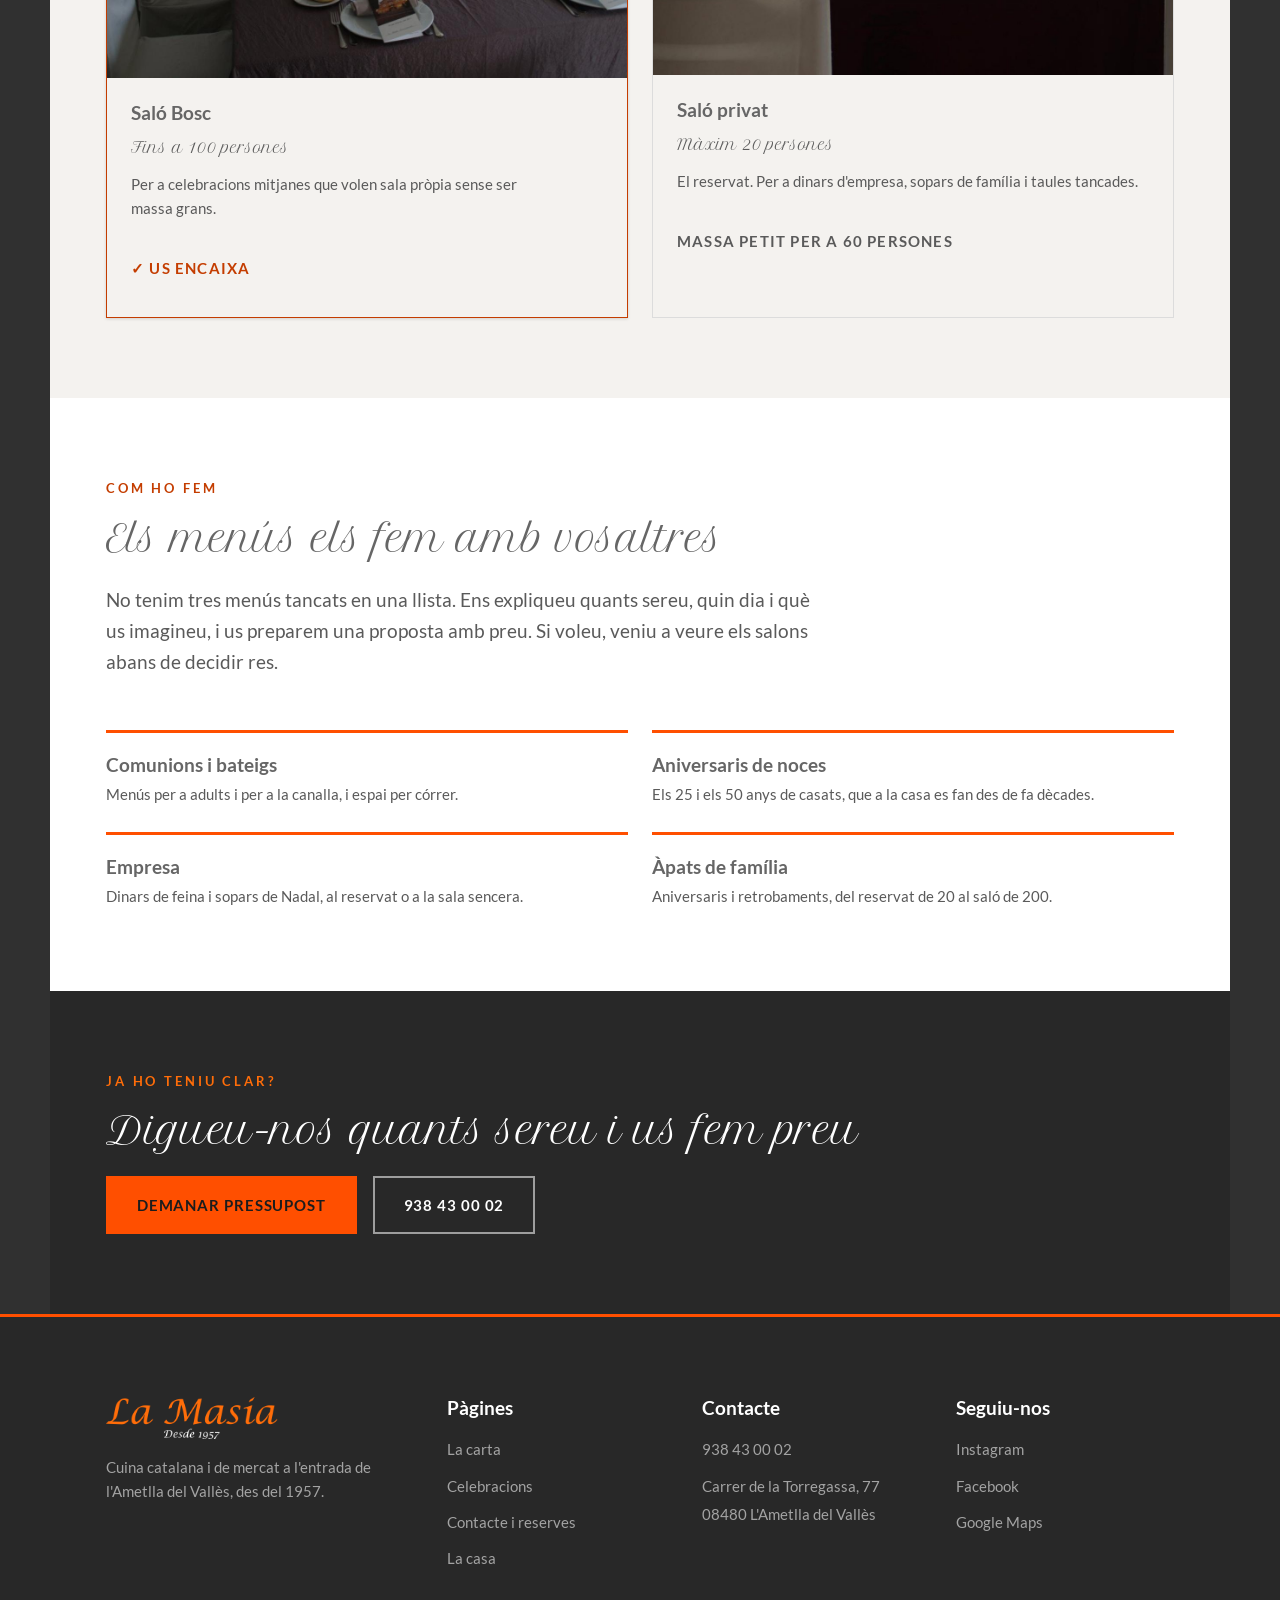
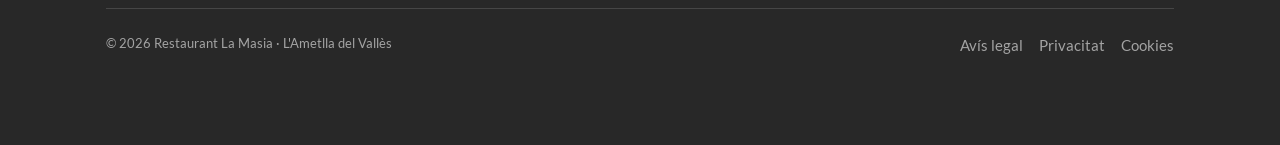
<file: celebracions.html>
<!DOCTYPE html>
<html lang="ca">
<head>
<meta charset="UTF-8">
<meta name="viewport" content="width=device-width, initial-scale=1.0">
<title>Celebracions i salons — Restaurant La Masia, L'Ametlla del Vallès</title>
<meta name="description" content="Quatre salons per a celebracions a l'Ametlla del Vallès: comunions, bateigs, aniversaris de noces i dinars d'empresa. Del reservat de 20 places al Saló Nou de 200. Demaneu pressupost.">
<link rel="canonical" href="https://lamasiarestaurant.com/celebracions.html">

<!-- ── IDIOMES ────────────────────────────────────────────────────
     La pàgina està escrita en català i és el català el que indexa
     Google. El castellà i l'anglès els posa js/i18n.js sobre la
     mateixa pàgina; ?lang=es i ?lang=en existeixen perquè un enllaç
     es pugui passar a algú ja en el seu idioma.
     Aquest script va al <head> i no al final: ha d'arribar abans que
     es pinti res, o el desplegable d'idioma parpellejaria. -->
<link rel="alternate" hreflang="ca" href="https://lamasiarestaurant.com/celebracions.html">
<link rel="alternate" hreflang="es" href="https://lamasiarestaurant.com/celebracions.html?lang=es">
<link rel="alternate" hreflang="en" href="https://lamasiarestaurant.com/celebracions.html?lang=en">
<link rel="alternate" hreflang="x-default" href="https://lamasiarestaurant.com/celebracions.html">
<script src="js/i18n.js"></script>

<meta property="og:type" content="website">
<meta property="og:locale" content="ca_ES">
<meta property="og:site_name" content="Restaurant La Masia">
<meta property="og:title" content="Celebracions i salons — Restaurant La Masia">
<meta property="og:description" content="Quatre salons de fins a 200 places per a comunions, bateigs, aniversaris de noces i empresa, a l'Ametlla del Vallès.">
<meta property="og:url" content="https://lamasiarestaurant.com/celebracions.html">
<meta property="og:image" content="https://lamasiarestaurant.com/assets/photo-celebracions-hero.jpg">
<meta name="twitter:card" content="summary_large_image">

<!-- La icona de la pestanya és la SEVA: la mateixa fotografia de la
     façana i el mateix enquadrament que el favicon de lamasiarestaurant.com
     (frontó, "LA MASIA", balcó i l'entrada il·luminada). El seu original
     només fa 16×16 i en una pantalla d'avui queda pastós; aquest surt del
     mateix retall però de la foto en alta, amb 16, 32 i 48 dins del .ico. -->
<link rel="icon" href="assets/favicon.ico" sizes="any">
<link rel="icon" type="image/png" sizes="192x192" href="assets/favicon.png">
<link rel="apple-touch-icon" href="assets/apple-touch-icon.png">

<!-- Les tipografies s'allotgen aquí mateix (assets/fonts/). La web no fa
     cap petició a cap tercer per carregar-les: vegeu el capdamunt de
     css/styles.css. Aquestes dues són les que es veuen de seguida, i per
     això es demanen abans que el navegador arribi a llegir el CSS. -->
<link rel="preload" href="assets/fonts/lato-400-latin.woff2" as="font" type="font/woff2" crossorigin>
<link rel="preload" href="assets/fonts/petit-formal-script-400-latin.woff2" as="font" type="font/woff2" crossorigin>
<link rel="stylesheet" href="css/styles.css">

<script type="application/ld+json">
{
  "@context": "https://schema.org",
  "@type": "EventVenue",
  "name": "Salons del Restaurant La Masia",
  "description": "Quatre salons per a celebracions a l'Ametlla del Vallès, de fins a 200 comensals.",
  "url": "https://lamasiarestaurant.com/celebracions.html",
  "telephone": "+34938430002",
  "maximumAttendeeCapacity": 200,
  "isAccessibleForFree": false,
  "address": {
    "@type": "PostalAddress",
    "streetAddress": "Carrer de la Torregassa, 77",
    "addressLocality": "L'Ametlla del Vallès",
    "addressRegion": "Barcelona",
    "postalCode": "08480",
    "addressCountry": "ES"
  },
  "containedInPlace": {
    "@type": "Restaurant",
    "name": "Restaurant La Masia",
    "@id": "https://lamasiarestaurant.com/#restaurant"
  }
}
</script>
</head>
<body>

<a class="salta-al-contingut" href="#contingut">Vés al contingut</a>

<header class="nav">
  <div class="envolt">
    <a href="index.html" class="nav-marca" aria-label="Restaurant La Masia — inici">
      <img src="assets/logo-la-masia.png" width="229" height="56" alt="Restaurant La Masia" fetchpriority="high">
    </a>

    <nav aria-label="Navegació principal">
      <ul class="nav-enllacos">
        <li><a href="index.html">Inici</a></li>
        <li><a href="la-casa.html">La casa</a></li>
        <li><a href="carta.html">La carta</a></li>
        <li><a href="celebracions.html" aria-current="page">Celebracions</a></li>
        <li><a href="contacte.html">Contacte</a></li>
      </ul>
    </nav>

    <a class="nav-tel" href="tel:+34938430002">
      <strong>938 43 00 02</strong>
      <span>Informació i reserves</span>
    </a>
    <a class="boto boto-principal" href="#pressupost">Demanar pressupost</a>


    <!-- Desplegable d'idioma. NOMÉS existeix si el JS ha arrencat: el
         CSS el manté amagat fins que js/i18n.js posa `te-js` al
         <html>. Sense JS la web és en català i no hi ha res a triar,
         i un control que no fa res val menys que cap control. -->
    <div class="tria-idioma" data-idioma-tria>
      <button class="tria-idioma-boto" type="button" data-idioma-boto
              aria-expanded="false" aria-haspopup="true"
              aria-label="Idioma de la pàgina">
        <svg viewBox="0 0 24 24" aria-hidden="true"><path d="M12 2C6.48 2 2 6.48 2 12s4.48 10 10 10 10-4.48 10-10S17.52 2 12 2Zm6.93 6h-2.95a15.65 15.65 0 0 0-1.38-3.56A8.03 8.03 0 0 1 18.92 8ZM12 4.04c.83 1.2 1.48 2.53 1.91 3.96h-3.82c.43-1.43 1.08-2.76 1.91-3.96ZM4.26 14a7.85 7.85 0 0 1 0-4h3.38a16.6 16.6 0 0 0-.14 2c0 .68.06 1.34.14 2Zm.82 2h2.95c.32 1.25.78 2.45 1.38 3.56A7.99 7.99 0 0 1 5.08 16Zm2.95-8H5.08a7.99 7.99 0 0 1 4.33-3.56A15.65 15.65 0 0 0 8.03 8ZM12 19.96c-.83-1.2-1.48-2.53-1.91-3.96h3.82c-.43 1.43-1.08 2.76-1.91 3.96ZM14.34 14H9.66c-.09-.66-.16-1.32-.16-2 0-.68.07-1.35.16-2h4.68c.09.65.16 1.32.16 2 0 .68-.07 1.34-.16 2Zm.25 5.56c.6-1.11 1.06-2.31 1.38-3.56h2.95a8.03 8.03 0 0 1-4.33 3.56ZM16.36 14c.08-.66.14-1.32.14-2 0-.68-.06-1.34-.14-2h3.38a7.85 7.85 0 0 1 0 4Z"/></svg>
        <span data-idioma-actual data-sense-traduir>CA</span>
        <svg class="tria-idioma-punta" viewBox="0 0 24 24" aria-hidden="true"><path d="M12 15 6 9h12z"/></svg>
      </button>
      <!-- Cada idioma es diu com es diu ell mateix, no traduït: qui
           busca la seva llengua busca la paraula que coneix. -->
      <ul class="tria-idioma-menu" data-idioma-menu data-sense-traduir hidden>
        <li><button type="button" data-idioma-opcio="ca" lang="ca">Català</button></li>
        <li><button type="button" data-idioma-opcio="es" lang="es">Castellano</button></li>
        <li><button type="button" data-idioma-opcio="en" lang="en">English</button></li>
      </ul>
    </div>

    <button class="nav-boto-menu" id="boto-menu" type="button"
            aria-expanded="false" aria-controls="menu-mobil" aria-label="Obrir el menú">
      <span></span><span></span><span></span>
    </button>
  </div>
</header>

<div class="menu-mobil" id="menu-mobil">
  <a href="index.html">Inici</a>
  <a href="la-casa.html">La casa</a>
  <a href="carta.html">La carta</a>
  <a href="celebracions.html" aria-current="page">Celebracions</a>
  <a href="contacte.html">Contacte</a>
  <a href="tel:+34938430002">Trucar — 938 43 00 02</a>
  <a class="boto boto-principal" href="#pressupost">Demanar pressupost</a>

  <!-- Al calaix del mòbil els tres idiomes van a la vista: dins d'un
       desplegable ja obert no n'hi va un altre. -->
  <div class="tria-idioma-plana" data-idioma-tria>
    <span class="tria-idioma-plana-titol">Idioma</span>
    <div class="tria-idioma-plana-opcions" data-sense-traduir>
      <button type="button" data-idioma-opcio="ca" lang="ca">Català</button>
      <button type="button" data-idioma-opcio="es" lang="es">Castellano</button>
      <button type="button" data-idioma-opcio="en" lang="en">English</button>
    </div>
  </div>
</div>

<main id="contingut">

  <section class="cap-pagina">
    <div class="hero-foto">
      <!-- FOTO DEL RESTAURANT (del seu web actual). Muntatge de celebració. -->
      <img src="assets/photo-celebracions-hero.jpg" width="1800" height="850"
           alt="" fetchpriority="high" decoding="async">
      <div class="hero-vel"></div>
    </div>
    <div class="envolt">
      <p class="molla"><a href="index.html">Inici</a> · Celebracions</p>
      <h1>Celebracions</h1>
      <p>
        Comunions, bateigs, aniversaris de noces i dinars d'empresa. Quatre salons
        de capacitats diferents, a l'entrada de l'Ametlla del Vallès.
      </p>
    </div>
  </section>

  <div class="pagina">

  <!-- ══ ELEMENT SIGNATURA: CERCADOR D'ESPAI ════════════════════
       Quatre sales de 20, 100, 110 i 200 places. Avui aquesta
       informació és un paràgraf de text pla en una pàgina que
       gairebé ningú visita. Aquí és una resposta de deu segons.
  ═══════════════════════════════════════════════════════════════ -->
  <section class="seccio" id="pressupost">
    <div class="envolt">
      <div class="apareix">
        <span class="sobretitol">Comencem pel principi</span>
        <h2 class="titol-seccio">Quin espai us cal?</h2>
        <p class="entradeta">
          Moveu el comptador i us diem quin dels nostres salons us encaixa.
          Sense trucar ni esperar resposta.
        </p>
      </div>

      <div class="cercador apareix" id="cercador-espais">
        <div class="cercador-controls">
          <div class="camp-rang">
            <label for="comensals">Quants sereu?</label>
            <p class="rang-valor"><span id="comensals-valor">60</span><small>comensals</small></p>
            <input type="range" id="comensals" name="comensals"
                   min="10" max="200" step="5" value="60">
            <p class="rang-limits"><span>10</span><span>200</span></p>
          </div>

          <div class="camp-tipus">
            <fieldset>
              <legend>Quin tipus de celebració?</legend>
              <div class="tipus-opcions">
                <label>
                  <input type="radio" name="tipus" value="Comunió" checked>
                  <span>Comunió</span>
                </label>
                <label>
                  <input type="radio" name="tipus" value="Bateig">
                  <span>Bateig</span>
                </label>
                <label>
                  <input type="radio" name="tipus" value="Aniversari de noces">
                  <span>Aniversari de noces</span>
                </label>
                <label>
                  <input type="radio" name="tipus" value="Dinar d'empresa">
                  <span>Empresa</span>
                </label>
                <label>
                  <input type="radio" name="tipus" value="Àpat familiar">
                  <span>Àpat familiar</span>
                </label>
                <!-- «Altres» hi ha de ser: el desplegable del formulari de
                     sota ja el tenia i aquesta fila no, i per tant hi havia
                     celebracions —un comiat de solter, un sopar d'entitat,
                     un bateig civil— que aquí no es podien dir. Qui no s'hi
                     troba, marxa. El cercador de sales el tracta com el que
                     és: una celebració sense nom encara, i per això
                     js/espais.js no li afegeix cap «per a …» al resultat. -->
                <label>
                  <input type="radio" name="tipus" value="Altres">
                  <span>Altres</span>
                </label>
              </div>
            </fieldset>
          </div>
        </div>

        <p class="cercador-resultat" id="cercador-resultat" role="status" aria-live="polite">
          Moveu el comptador per veure quins salons us encaixen.
        </p>
      </div>

      <!-- ══ FORMULARI DE PRESSUPOST ══════════════════════════════
           Va aquí dalt, just sota el cercador, perquè és l'acció que
           importa d'aquesta pàgina i no ha de quedar al final.

           Els camps de tipus, comensals i saló són EDITABLES i comencen
           BUITS: el cercador els omple si s'usa, però qui hi arribi
           saltant-se'l els pot escriure a mà. Abans eren de només
           lectura amb valors per defecte, i s'enviaven dades que
           l'usuari no havia triat mai.
      ═══════════════════════════════════════════════════════════════ -->
      <div class="pressupost-bloc apareix">
        <div>
          <span class="sobretitol">Demaneu-nos preu</span>
          <h2 class="titol-seccio">Us fem una proposta sense compromís</h2>
          <p class="entradeta">
            Ompliu-ho i us truquem. Si ho preferiu, truqueu-nos vosaltres al
            <a href="tel:+34938430002">938 43 00 02</a> — de dilluns a dissabte
            de 9:00 a 00:00 i diumenge de 9:00 a 18:00.
          </p>

          <ul class="dades">
            <li>
              <svg viewBox="0 0 24 24" aria-hidden="true"><path d="M12 2a7 7 0 0 0-7 7c0 5.25 7 13 7 13s7-7.75 7-13a7 7 0 0 0-7-7Zm0 9.5A2.5 2.5 0 1 1 12 6.5a2.5 2.5 0 0 1 0 5Z"/></svg>
              <span>
                <span class="dades-etiqueta">Veniu a veure els salons</span>
                <span class="dades-valor">Carrer de la Torregassa, 77 — L'Ametlla del Vallès</span>
              </span>
            </li>
          </ul>
        </div>

        <div>
          <!-- FORMSPREE: doneu d'alta el formulari a formspree.io i poseu l'ID
               real a l'action. Mentre hi hagi XXXXXXXX, el formulari avisa que
               no està connectat en comptes de dir que s'ha enviat. -->
          <form class="formulari" data-validar
                action="https://formspree.io/f/XXXXXXXX" method="POST" novalidate>
            <div class="camps">
              <div class="camp camp-ample">
                <label for="nom">Nom i cognoms</label>
                <input type="text" id="nom" name="nom" autocomplete="name" required>
              </div>

              <div class="camp">
                <label for="telefon">Telèfon</label>
                <input type="tel" id="telefon" name="telefon" autocomplete="tel" required>
              </div>

              <div class="camp">
                <label for="correu">Correu <span class="opcional">(opcional)</span></label>
                <input type="email" id="correu" name="correu" autocomplete="email">
              </div>

              <div class="camp">
                <label for="tipus-form">Tipus de celebració</label>
                <select id="tipus-form" name="tipus">
                  <option value="">Trieu-ne un…</option>
                  <option value="Comunió">Comunió</option>
                  <option value="Bateig">Bateig</option>
                  <option value="Aniversari de noces">Aniversari de noces</option>
                  <option value="Dinar d'empresa">Dinar d'empresa</option>
                  <option value="Àpat familiar">Àpat familiar</option>
                  <option value="Altres">Altres</option>
                </select>
              </div>

              <div class="camp">
                <label for="comensals-form">Quants sereu?</label>
                <input type="number" id="comensals-form" name="comensals"
                       min="1" max="250" placeholder="Per exemple, 90">
              </div>

              <!-- Les opcions són a l'HTML perquè, sense JS, el desplegable
                   segueixi servint. El que hi afegeix js/espais.js és la
                   capacitat de cada saló i el bloqueig dels que no hi caben.
                   Les capacitats NO es repeteixen aquí: les llegeix de les
                   targetes de saló de més avall (data-capacitat), que són
                   l'únic lloc on hi són escrites. -->
              <div class="camp camp-ample">
                <label for="sala-form">
                  Saló <span class="opcional">(digueu abans quants sereu)</span>
                </label>
                <select id="sala-form" name="sala" aria-describedby="ajuda-sala">
                  <option value="">Trieu-ne un…</option>
                  <option value="Saló Nou">Saló Nou</option>
                  <option value="Menjador diari">Menjador diari</option>
                  <option value="Saló Bosc">Saló Bosc</option>
                  <option value="Saló privat">Saló privat</option>
                </select>
                <span class="camp-ajuda" id="ajuda-sala"></span>
              </div>

              <div class="camp camp-ample">
                <label for="data">Data aproximada <span class="opcional">(opcional)</span></label>
                <input type="date" id="data" name="data">
              </div>

              <div class="camp camp-ample">
                <label for="missatge">Expliqueu-nos què us imagineu</label>
                <textarea id="missatge" name="missatge" rows="4"></textarea>
              </div>
            </div>

            <p class="grup-botons">
              <button class="boto boto-principal" type="submit">Demanar pressupost</button>
            </p>

            <p class="form-nota">
              En enviar-ho accepteu la nostra
              <a href="politica-privacitat.html">política de privacitat</a>.
              Les dades només s'usen per respondre-us.
            </p>
          </form>

          <div class="form-ok">
            <h3>Rebut, gràcies</h3>
            <p>
              Us truquem nosaltres al número que ens heu deixat. Si teniu pressa,
              truqueu-nos al <a href="tel:+34938430002">938 43 00 02</a>.
            </p>
          </div>
        </div>
      </div>
    </div>
  </section>

  <!-- ══ ELS QUATRE SALONS ══════════════════════════════════════
       Capacitats tal com les publiquen a /ca/els-nostres-espais.
       El cercador de dalt els encén i els apaga.
  ═══════════════════════════════════════════════════════════════ -->
  <section class="seccio seccio-gris">
    <div class="envolt">
      <div class="apareix">
        <span class="sobretitol">Els espais</span>
        <h2 class="titol-seccio">Els nostres quatre salons</h2>
      </div>

      <div class="sales">
        <article class="sala apareix" data-capacitat="200" data-nom="Saló Nou">
          <!-- FOTO DEL RESTAURANT (del seu web actual). Cal confirmar-los que
         aquesta sala és el Saló Nou i no una altra. -->
          <img src="assets/photo-sala-nou.jpg" width="1200" height="900"
               alt="El Saló Nou amb les taules rodones parades" loading="lazy" decoding="async">
          <div class="sala-cos">
            <h3>Saló Nou</h3>
            <p class="sala-capacitat">Fins a 200 persones</p>
            <p>El més gran de la casa. Per a comunions i per als dies que hi ve mig poble.</p>
            <p class="sala-estat"></p>
          </div>
        </article>

        <article class="sala apareix" data-capacitat="110" data-nom="Menjador diari">
          <!-- FOTO DEL RESTAURANT (del seu web actual). Cal confirmar-los la sala. -->
          <img src="assets/photo-sala-menjador.jpg" width="1200" height="900"
               alt="El menjador diari, amb les finestres d'arc" loading="lazy" decoding="async">
          <div class="sala-cos">
            <h3>Menjador diari</h3>
            <p class="sala-capacitat">Fins a 110 persones</p>
            <p>El menjador de sempre, el que trobareu obert qualsevol dia de la setmana.</p>
            <p class="sala-estat"></p>
          </div>
        </article>

        <article class="sala apareix" data-capacitat="100" data-nom="Saló Bosc">
          <!-- FOTO DEL RESTAURANT (del seu web actual). Cal confirmar-los la sala. -->
          <img src="assets/photo-sala-bosc.jpg" width="1200" height="900"
               alt="El Saló Bosc parat per a un banquet" loading="lazy" decoding="async">
          <div class="sala-cos">
            <h3>Saló Bosc</h3>
            <p class="sala-capacitat">Fins a 100 persones</p>
            <p>Per a celebracions mitjanes que volen sala pròpia sense ser massa grans.</p>
            <p class="sala-estat"></p>
          </div>
        </article>

        <article class="sala apareix" data-capacitat="20" data-nom="Saló privat">
          <!-- FOTO DEL RESTAURANT (del seu web actual). Cal confirmar-los la sala. -->
          <img src="assets/photo-sala-privat.jpg" width="1200" height="900"
               alt="El saló privat, amb la taula parada" loading="lazy" decoding="async">
          <div class="sala-cos">
            <h3>Saló privat</h3>
            <p class="sala-capacitat">Màxim 20 persones</p>
            <p>El reservat. Per a dinars d'empresa, sopars de família i taules tancades.</p>
            <p class="sala-estat"></p>
          </div>
        </article>
      </div>
    </div>
  </section>

  <!-- ══ COM HO FEM ═════════════════════════════════════════════ -->
  <section class="seccio">
    <div class="envolt">
      <div class="apareix">
        <span class="sobretitol">Com ho fem</span>
        <h2 class="titol-seccio">Els menús els fem amb vosaltres</h2>
        <p class="entradeta">
          No tenim tres menús tancats en una llista. Ens expliqueu quants sereu, quin dia
          i què us imagineu, i us preparem una proposta amb preu. Si voleu, veniu a veure
          els salons abans de decidir res.
        </p>
      </div>

      <div class="valors apareix">
        <div class="valor">
          <strong>Comunions i bateigs</strong>
          <span>Menús per a adults i per a la canalla, i espai per córrer.</span>
        </div>
        <div class="valor">
          <strong>Aniversaris de noces</strong>
          <span>Els 25 i els 50 anys de casats, que a la casa es fan des de fa dècades.</span>
        </div>
        <!-- ⚠️ PENDENT-CLIENT — EL MENÚ D'EMPRESA
             Una comunió i un dinar de feina no es venen igual: l'empresa
             sol demanar factura, preu tancat per cap, torn curt i sovint
             un menú diferent del de les celebracions familiars.

             NO SABEM si La Masia en té un de propi, i per tant aquí NO
             s'hi diu. La frase de sota és la que ja hi havia i no promet
             res que no s'hagi comprovat.

             La pregunta és a REUNIO-CLIENT.md («Menú d'empresa»). Segons
             què responguin:
               · Si en tenen un de diferent → aquest bloc es converteix en
                 secció pròpia, amb el que inclou i com es factura, i
                 l'opció «Dinar d'empresa» del formulari desplega els camps
                 que calguin (raó social, NIF, nombre de torns).
               · Si és el mateix menú que la resta → es deixa com és i
                 s'hi afegeix una línia dient-ho, que també és informació.
        ══════════════════════════════════════════════════════════════ -->
        <div class="valor">
          <strong>Empresa</strong>
          <span>Dinars de feina i sopars de Nadal, al reservat o a la sala sencera.</span>
        </div>
        <div class="valor">
          <strong>Àpats de família</strong>
          <span>Aniversaris i retrobaments, del reservat de 20 al saló de 200.</span>
        </div>
      </div>
    </div>
  </section>

  <!-- ══ TORNAR AL FORMULARI ════════════════════════════════════
       Qui ha baixat mirant els salons ha de poder demanar preu sense
       haver de desplaçar-se amunt a mà.
  ═══════════════════════════════════════════════════════════════ -->
  <section class="seccio seccio-fosca">
    <div class="envolt">
      <div class="tanca-crida apareix">
        <div>
          <span class="sobretitol">Ja ho teniu clar?</span>
          <h2 class="titol-seccio">Digueu-nos quants sereu i us fem preu</h2>
        </div>
        <p class="grup-botons">
          <a class="boto boto-principal" href="#pressupost">Demanar pressupost</a>
          <a class="boto boto-contorn" href="tel:+34938430002">938 43 00 02</a>
        </p>
      </div>
    </div>
  </section>

  </div><!-- /.pagina -->
</main>

<footer class="peu">
  <div class="envolt">
    <div class="peu-graella">
      <div class="peu-marca">
        <img src="assets/logo-la-masia.png" width="229" height="56" alt="Restaurant La Masia" loading="lazy">
        <p>Cuina catalana i de mercat a l'entrada de l'Ametlla del Vallès, des del 1957.</p>
      </div>
      <div>
        <h2>Pàgines</h2>
        <ul>
          <li><a href="carta.html">La carta</a></li>
          <li><a href="celebracions.html">Celebracions</a></li>
          <li><a href="contacte.html">Contacte i reserves</a></li>
          <li><a href="la-casa.html">La casa</a></li>
        </ul>
      </div>
      <div>
        <h2>Contacte</h2>
        <ul>
          <li><a href="tel:+34938430002">938 43 00 02</a></li>
          <!-- L'adreça del peu ÉS un enllaç: qui la busca aquí la busca per
               anar-hi, no per llegir-la. Va al mateix lloc que el botó
               «Obrir a Google Maps» de la pàgina, i a la fitxa del negoci
               per nom, no a la consulta per adreça.
               Les dues línies es mantenen com a dos nodes de text separats
               per un <br>: totes dues són a la llista `igual` del
               diccionari i així es queden igual als tres idiomes. -->
          <li>
            <a href="https://www.google.com/maps/search/?api=1&amp;query=Restaurant%20La%20Masia%2C%20Carrer%20de%20la%20Torregassa%2C%2077%2C%2008480%20L%27Ametlla%20del%20Vall%C3%A8s"
               target="_blank" rel="noopener">Carrer de la Torregassa, 77<br>08480 L'Ametlla del Vallès</a>
          </li>
        </ul>
      </div>
      <div>
        <h2>Seguiu-nos</h2>
        <ul>
          <li><a href="https://www.instagram.com/lamasialametlla/" target="_blank" rel="noopener">Instagram</a></li>
          <li><a href="https://www.facebook.com/lamasiadelametlla" target="_blank" rel="noopener">Facebook</a></li>
          <li><a href="https://www.google.com/maps/search/?api=1&amp;query=Restaurant%20La%20Masia%2C%20Carrer%20de%20la%20Torregassa%2C%2077%2C%2008480%20L%27Ametlla%20del%20Vall%C3%A8s" target="_blank" rel="noopener">Google Maps</a></li>
        </ul>
      </div>
    </div>
    <div class="peu-baix">
      <p>© <span data-any>2026</span> Restaurant La Masia · L'Ametlla del Vallès</p>
      <nav aria-label="Pàgines legals">
        <a href="avis-legal.html">Avís legal</a>
        <a href="politica-privacitat.html">Privacitat</a>
        <a href="politica-cookies.html">Cookies</a>
      </nav>
    </div>
  </div>
</footer>

<a class="truca-flotant" href="tel:+34938430002">
  <svg viewBox="0 0 24 24" aria-hidden="true"><path d="M6.6 10.8a15.1 15.1 0 0 0 6.6 6.6l2.2-2.2a1 1 0 0 1 1-.24 11.4 11.4 0 0 0 3.6.58 1 1 0 0 1 1 1V20a1 1 0 0 1-1 1A17 17 0 0 1 3 4a1 1 0 0 1 1-1h3.5a1 1 0 0 1 1 1 11.4 11.4 0 0 0 .57 3.6 1 1 0 0 1-.25 1Z"/></svg>
  Trucar
</a>

<script src="js/traduccions.js"></script>
<script src="js/main.js"></script>
<script src="js/espais.js"></script>
</body>
</html>
</file>
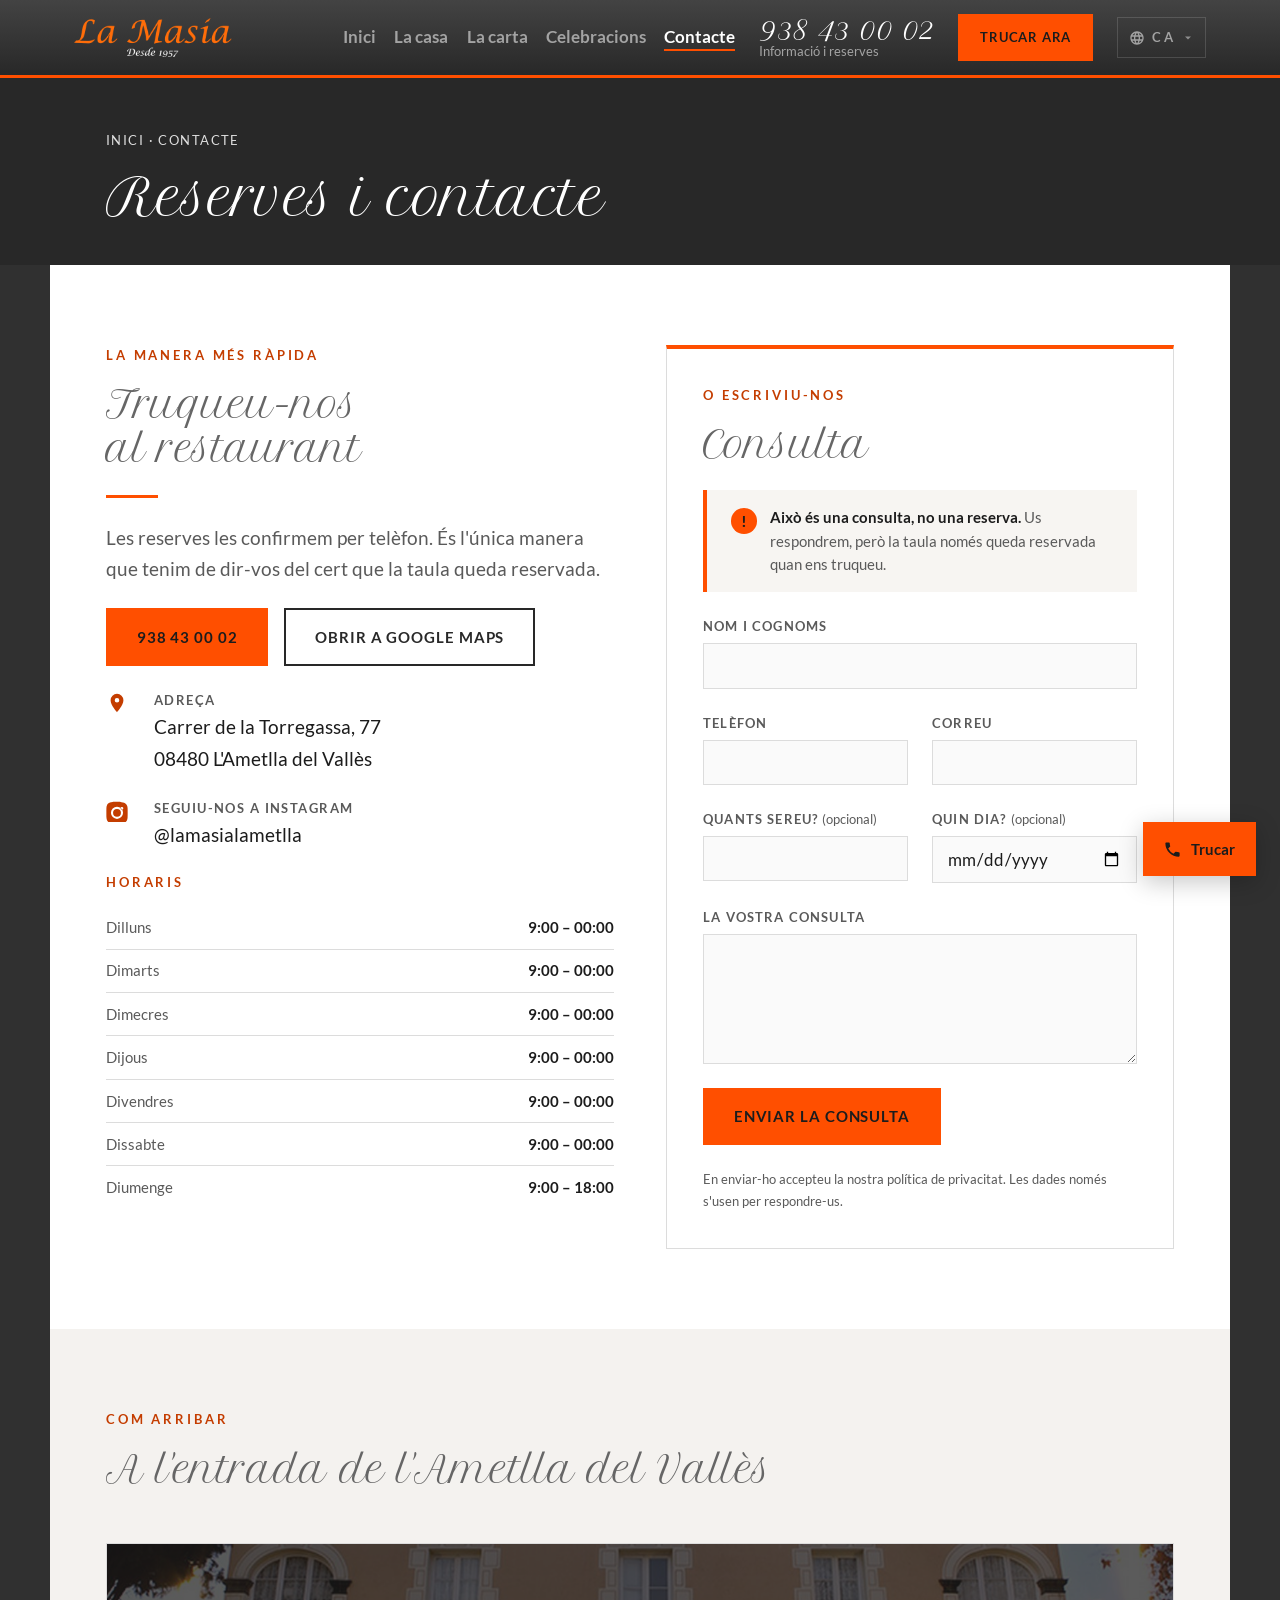
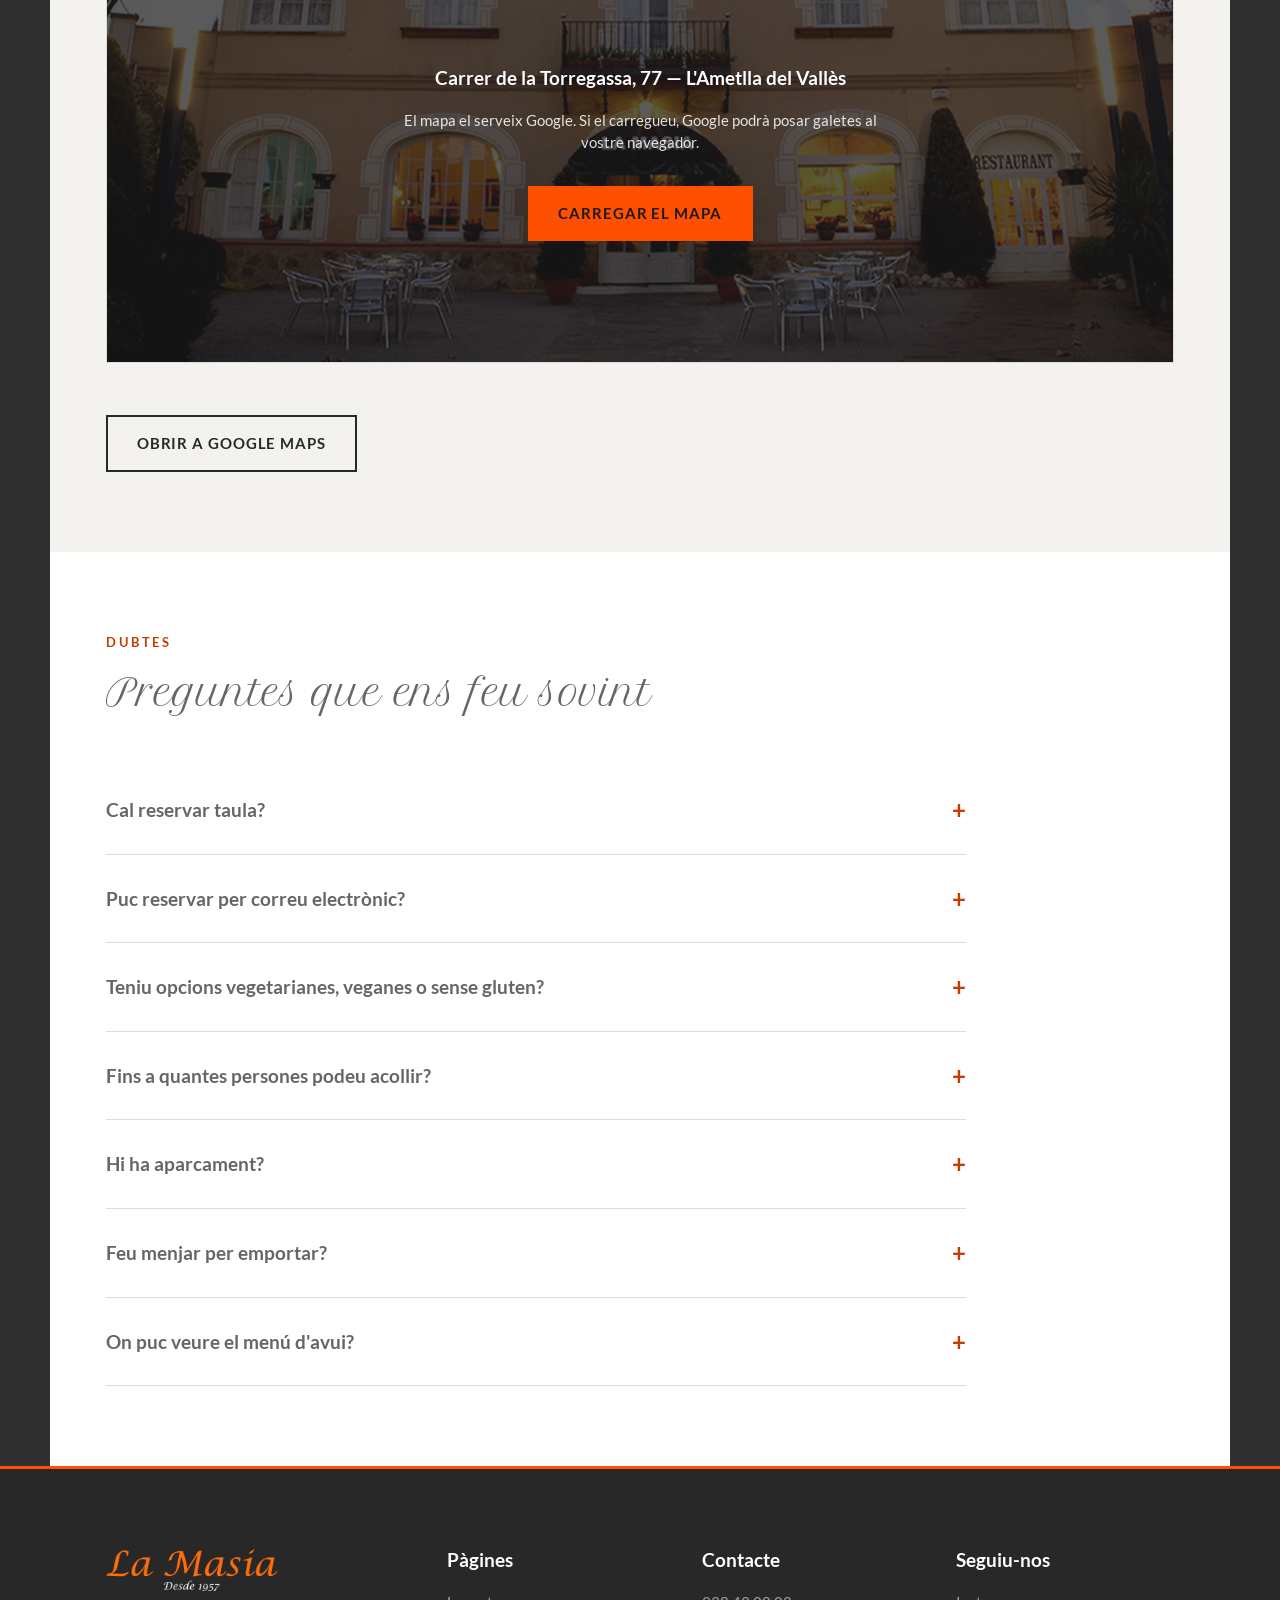
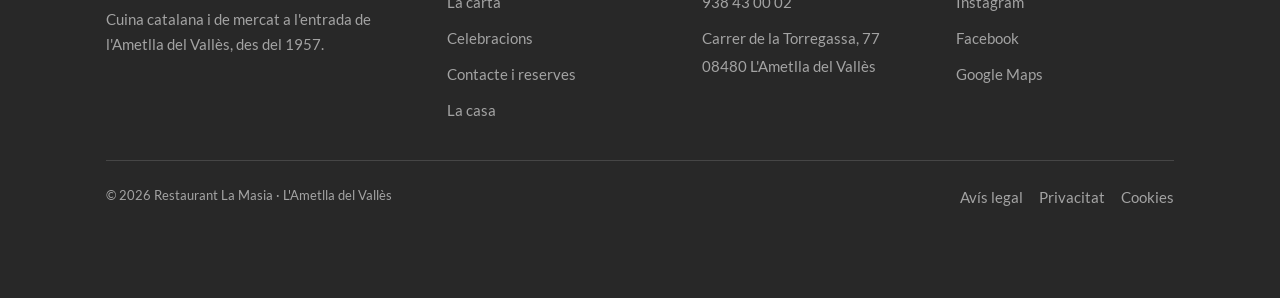
<file: contacte.html>
<!DOCTYPE html>
<html lang="ca">
<head>
<meta charset="UTF-8">
<meta name="viewport" content="width=device-width, initial-scale=1.0">
<title>Contacte i reserves — Restaurant La Masia, L'Ametlla del Vallès</title>
<meta name="description" content="Reserveu taula al Restaurant La Masia: 938 43 00 02. Carrer de la Torregassa, 77, L'Ametlla del Vallès. Horaris, com arribar i preguntes freqüents.">
<link rel="canonical" href="https://lamasiarestaurant.com/contacte.html">

<!-- ── IDIOMES ────────────────────────────────────────────────────
     La pàgina està escrita en català i és el català el que indexa
     Google. El castellà i l'anglès els posa js/i18n.js sobre la
     mateixa pàgina; ?lang=es i ?lang=en existeixen perquè un enllaç
     es pugui passar a algú ja en el seu idioma.
     Aquest script va al <head> i no al final: ha d'arribar abans que
     es pinti res, o el desplegable d'idioma parpellejaria. -->
<link rel="alternate" hreflang="ca" href="https://lamasiarestaurant.com/contacte.html">
<link rel="alternate" hreflang="es" href="https://lamasiarestaurant.com/contacte.html?lang=es">
<link rel="alternate" hreflang="en" href="https://lamasiarestaurant.com/contacte.html?lang=en">
<link rel="alternate" hreflang="x-default" href="https://lamasiarestaurant.com/contacte.html">
<script src="js/i18n.js"></script>

<meta property="og:type" content="website">
<meta property="og:locale" content="ca_ES">
<meta property="og:site_name" content="Restaurant La Masia">
<meta property="og:title" content="Contacte i reserves — Restaurant La Masia">
<meta property="og:description" content="Reserveu taula al 938 43 00 02. Carrer de la Torregassa, 77, L'Ametlla del Vallès.">
<meta property="og:url" content="https://lamasiarestaurant.com/contacte.html">
<meta property="og:image" content="https://lamasiarestaurant.com/assets/photo-contacte-hero.jpg">
<meta name="twitter:card" content="summary_large_image">

<!-- La icona de la pestanya és la SEVA: la mateixa fotografia de la
     façana i el mateix enquadrament que el favicon de lamasiarestaurant.com
     (frontó, "LA MASIA", balcó i l'entrada il·luminada). El seu original
     només fa 16×16 i en una pantalla d'avui queda pastós; aquest surt del
     mateix retall però de la foto en alta, amb 16, 32 i 48 dins del .ico. -->
<link rel="icon" href="assets/favicon.ico" sizes="any">
<link rel="icon" type="image/png" sizes="192x192" href="assets/favicon.png">
<link rel="apple-touch-icon" href="assets/apple-touch-icon.png">

<!-- Les tipografies s'allotgen aquí mateix (assets/fonts/). La web no fa
     cap petició a cap tercer per carregar-les: vegeu el capdamunt de
     css/styles.css. Aquestes dues són les que es veuen de seguida, i per
     això es demanen abans que el navegador arribi a llegir el CSS. -->
<link rel="preload" href="assets/fonts/lato-400-latin.woff2" as="font" type="font/woff2" crossorigin>
<link rel="preload" href="assets/fonts/petit-formal-script-400-latin.woff2" as="font" type="font/woff2" crossorigin>
<link rel="stylesheet" href="css/styles.css">

<script type="application/ld+json">
{
  "@context": "https://schema.org",
  "@type": "FAQPage",
  "mainEntity": [
    {
      "@type": "Question",
      "name": "Cal reservar taula?",
      "acceptedAnswer": {
        "@type": "Answer",
        "text": "Per dinar entre setmana no sempre cal, però els caps de setmana i els festius sí que us ho recomanem. Les reserves es fan per telèfon, al 938 43 00 02."
      }
    },
    {
      "@type": "Question",
      "name": "Puc reservar per correu electrònic?",
      "acceptedAnswer": {
        "@type": "Answer",
        "text": "No. Les reserves es confirmen sempre per telèfon, al 938 43 00 02, perquè així sabem del cert que la taula queda reservada. Per correu només responem consultes."
      }
    },
    {
      "@type": "Question",
      "name": "Teniu opcions vegetarianes, veganes o sense gluten?",
      "acceptedAnswer": {
        "@type": "Answer",
        "text": "Sí. La carta té un apartat de plats vegetarians i vegans, i bona part dels plats es marquen com a aptes per a celíacs. Aviseu-nos en reservar i us ho concretem plat per plat."
      }
    },
    {
      "@type": "Question",
      "name": "Fins a quantes persones podeu acollir?",
      "acceptedAnswer": {
        "@type": "Answer",
        "text": "Tenim quatre salons: el privat per a un màxim de 20 persones, el Saló Bosc per a unes 100, el menjador diari per a 110 i el Saló Nou per a unes 200."
      }
    },
    {
      "@type": "Question",
      "name": "Hi ha aparcament?",
      "acceptedAnswer": {
        "@type": "Answer",
        "text": "Som a l'entrada del poble, al carrer de la Torregassa. Truqueu-nos si veniu amb un grup gran i us indiquem on aparcar."
      }
    },
    {
      "@type": "Question",
      "name": "Feu menjar per emportar?",
      "acceptedAnswer": {
        "@type": "Answer",
        "text": "Sí, de dilluns a diumenge. Podeu endur-vos plats de la carta i del menú diari. Truqueu-nos amb una mica d'antelació."
      }
    },
    {
      "@type": "Question",
      "name": "On puc veure el menú d'avui?",
      "acceptedAnswer": {
        "@type": "Answer",
        "text": "A la pàgina de la carta d'aquest web. També el pengem a Instagram i a Facebook. Si un dia encara no hi és, truqueu-nos al 938 43 00 02 i us diem què hi ha."
      }
    }
  ]
}
</script>
</head>
<body>

<a class="salta-al-contingut" href="#contingut">Vés al contingut</a>

<header class="nav sempre-solid">
  <div class="envolt">
    <a href="index.html" class="nav-marca" aria-label="Restaurant La Masia — inici">
      <img src="assets/logo-la-masia.png" width="229" height="56" alt="Restaurant La Masia" fetchpriority="high">
    </a>

    <nav aria-label="Navegació principal">
      <ul class="nav-enllacos">
        <li><a href="index.html">Inici</a></li>
        <li><a href="la-casa.html">La casa</a></li>
        <li><a href="carta.html">La carta</a></li>
        <li><a href="celebracions.html">Celebracions</a></li>
        <li><a href="contacte.html" aria-current="page">Contacte</a></li>
      </ul>
    </nav>

    <a class="nav-tel" href="tel:+34938430002">
      <strong>938 43 00 02</strong>
      <span>Informació i reserves</span>
    </a>
    <a class="boto boto-principal" href="tel:+34938430002">Trucar ara</a>


    <!-- Desplegable d'idioma. NOMÉS existeix si el JS ha arrencat: el
         CSS el manté amagat fins que js/i18n.js posa `te-js` al
         <html>. Sense JS la web és en català i no hi ha res a triar,
         i un control que no fa res val menys que cap control. -->
    <div class="tria-idioma" data-idioma-tria>
      <button class="tria-idioma-boto" type="button" data-idioma-boto
              aria-expanded="false" aria-haspopup="true"
              aria-label="Idioma de la pàgina">
        <svg viewBox="0 0 24 24" aria-hidden="true"><path d="M12 2C6.48 2 2 6.48 2 12s4.48 10 10 10 10-4.48 10-10S17.52 2 12 2Zm6.93 6h-2.95a15.65 15.65 0 0 0-1.38-3.56A8.03 8.03 0 0 1 18.92 8ZM12 4.04c.83 1.2 1.48 2.53 1.91 3.96h-3.82c.43-1.43 1.08-2.76 1.91-3.96ZM4.26 14a7.85 7.85 0 0 1 0-4h3.38a16.6 16.6 0 0 0-.14 2c0 .68.06 1.34.14 2Zm.82 2h2.95c.32 1.25.78 2.45 1.38 3.56A7.99 7.99 0 0 1 5.08 16Zm2.95-8H5.08a7.99 7.99 0 0 1 4.33-3.56A15.65 15.65 0 0 0 8.03 8ZM12 19.96c-.83-1.2-1.48-2.53-1.91-3.96h3.82c-.43 1.43-1.08 2.76-1.91 3.96ZM14.34 14H9.66c-.09-.66-.16-1.32-.16-2 0-.68.07-1.35.16-2h4.68c.09.65.16 1.32.16 2 0 .68-.07 1.34-.16 2Zm.25 5.56c.6-1.11 1.06-2.31 1.38-3.56h2.95a8.03 8.03 0 0 1-4.33 3.56ZM16.36 14c.08-.66.14-1.32.14-2 0-.68-.06-1.34-.14-2h3.38a7.85 7.85 0 0 1 0 4Z"/></svg>
        <span data-idioma-actual data-sense-traduir>CA</span>
        <svg class="tria-idioma-punta" viewBox="0 0 24 24" aria-hidden="true"><path d="M12 15 6 9h12z"/></svg>
      </button>
      <!-- Cada idioma es diu com es diu ell mateix, no traduït: qui
           busca la seva llengua busca la paraula que coneix. -->
      <ul class="tria-idioma-menu" data-idioma-menu data-sense-traduir hidden>
        <li><button type="button" data-idioma-opcio="ca" lang="ca">Català</button></li>
        <li><button type="button" data-idioma-opcio="es" lang="es">Castellano</button></li>
        <li><button type="button" data-idioma-opcio="en" lang="en">English</button></li>
      </ul>
    </div>

    <button class="nav-boto-menu" id="boto-menu" type="button"
            aria-expanded="false" aria-controls="menu-mobil" aria-label="Obrir el menú">
      <span></span><span></span><span></span>
    </button>
  </div>
</header>

<div class="menu-mobil" id="menu-mobil">
  <a href="index.html">Inici</a>
  <a href="la-casa.html">La casa</a>
  <a href="carta.html">La carta</a>
  <a href="celebracions.html">Celebracions</a>
  <a href="contacte.html" aria-current="page">Contacte</a>
  <a href="tel:+34938430002">Trucar — 938 43 00 02</a>
  <a class="boto boto-principal" href="tel:+34938430002">Trucar ara</a>

  <!-- Al calaix del mòbil els tres idiomes van a la vista: dins d'un
       desplegable ja obert no n'hi va un altre. -->
  <div class="tria-idioma-plana" data-idioma-tria>
    <span class="tria-idioma-plana-titol">Idioma</span>
    <div class="tria-idioma-plana-opcions" data-sense-traduir>
      <button type="button" data-idioma-opcio="ca" lang="ca">Català</button>
      <button type="button" data-idioma-opcio="es" lang="es">Castellano</button>
      <button type="button" data-idioma-opcio="en" lang="en">English</button>
    </div>
  </div>
</div>

<main id="contingut">

  <!-- Capçalera compacta a propòsit: el que importa (telèfon i formulari)
       ha de quedar per damunt del fold, no per sota d'un hero de pantalla. -->
  <section class="cap-pagina cap-compacta">
    <div class="envolt">
      <p class="molla"><a href="index.html">Inici</a> · Contacte</p>
      <h1>Reserves i contacte</h1>
    </div>
  </section>

  <div class="pagina">

  <section class="seccio">
    <div class="envolt">
      <div class="contacte-graella">

        <div>
          <span class="sobretitol">La manera més ràpida</span>
          <h2 class="titol-seccio">Truqueu-nos al restaurant</h2>
          <hr class="regle">
          <p class="entradeta">
            Les reserves les confirmem per telèfon. És l'única manera que tenim
            de dir-vos del cert que la taula queda reservada.
          </p>

          <!-- ⚠️ AQUÍ HI HAVIA UN «Com arribar» QUE FEIA SCROLL A #com-arribar,
               i a l'inici n'hi havia un altre, igual de nom i d'aspecte, que
               portava a AQUESTA pàgina. Qui el premia a l'inici arribava aquí
               i es trobava el mateix botó una altra vegada: semblava que no
               hagués passat res.

               A tota la web hi ha ara un sol botó amb aquest paper, diu el
               que fa —obre Google Maps— i apunta a la fitxa del NEGOCI per
               nom. La consulta antiga anava per adreça i acabava en un altre
               carrer.

               Aquest botó es repeteix a la secció del mapa, més avall, i és
               a posta: qui hi ha baixat no ha de tornar a pujar, i qui no
               vulgui carregar l'iframe de Google hi té la sortida al costat.
               Dos botons que fan la mateixa cosa de seguida no confonen; el
               que confonia era un que semblava fer-la i només et movia. -->
          <p class="grup-botons">
            <a class="boto boto-principal" href="tel:+34938430002">938 43 00 02</a>
            <a class="boto boto-contorn"
               href="https://www.google.com/maps/search/?api=1&amp;query=Restaurant%20La%20Masia%2C%20Carrer%20de%20la%20Torregassa%2C%2077%2C%2008480%20L%27Ametlla%20del%20Vall%C3%A8s"
               target="_blank" rel="noopener">Obrir a Google Maps</a>
          </p>

          <ul class="dades">
            <li>
              <svg viewBox="0 0 24 24" aria-hidden="true"><path d="M12 2a7 7 0 0 0-7 7c0 5.25 7 13 7 13s7-7.75 7-13a7 7 0 0 0-7-7Zm0 9.5A2.5 2.5 0 1 1 12 6.5a2.5 2.5 0 0 1 0 5Z"/></svg>
              <span>
                <span class="dades-etiqueta">Adreça</span>
                <span class="dades-valor">Carrer de la Torregassa, 77<br>08480 L'Ametlla del Vallès</span>
              </span>
            </li>
            <li>
              <svg viewBox="0 0 24 24" aria-hidden="true"><path d="M12 2c-3.2 0-3.6 0-4.9.07-1.2.06-2.1.26-2.8.55a5.6 5.6 0 0 0-2 1.3 5.6 5.6 0 0 0-1.3 2c-.3.7-.5 1.5-.55 2.8C.4 10.4.4 10.8.4 14s0 3.6.07 4.9c.06 1.2.26 2.1.55 2.8.3.8.7 1.4 1.3 2 .6.6 1.2 1 2 1.3.7.3 1.5.5 2.8.55 1.3.06 1.7.07 4.9.07s3.6 0 4.9-.07c1.2-.06 2.1-.26 2.8-.55a5.6 5.6 0 0 0 2-1.3 5.6 5.6 0 0 0 1.3-2c.3-.7.5-1.5.55-2.8.06-1.3.07-1.7.07-4.9s0-3.6-.07-4.9c-.06-1.2-.26-2.1-.55-2.8a5.6 5.6 0 0 0-1.3-2 5.6 5.6 0 0 0-2-1.3c-.7-.3-1.5-.5-2.8-.55C15.6 2 15.2 2 12 2Zm0 5.4a6.6 6.6 0 1 1 0 13.2 6.6 6.6 0 0 1 0-13.2Zm0 2.3a4.3 4.3 0 1 0 0 8.6 4.3 4.3 0 0 0 0-8.6Zm6.9-.6a1.5 1.5 0 1 1-3.1 0 1.5 1.5 0 0 1 3.1 0Z"/></svg>
              <span>
                <span class="dades-etiqueta">Seguiu-nos a Instagram</span>
                <span class="dades-valor">
                  <a href="https://www.instagram.com/lamasialametlla/" target="_blank" rel="noopener">@lamasialametlla</a>
                </span>
              </span>
            </li>
          </ul>

          <h3 class="sobretitol">Horaris</h3>
          <ul class="horaris">
            <li><span class="dia">Dilluns</span><span class="hora">9:00 – 00:00</span></li>
            <li><span class="dia">Dimarts</span><span class="hora">9:00 – 00:00</span></li>
            <li><span class="dia">Dimecres</span><span class="hora">9:00 – 00:00</span></li>
            <li><span class="dia">Dijous</span><span class="hora">9:00 – 00:00</span></li>
            <li><span class="dia">Divendres</span><span class="hora">9:00 – 00:00</span></li>
            <li><span class="dia">Dissabte</span><span class="hora">9:00 – 00:00</span></li>
            <li><span class="dia">Diumenge</span><span class="hora">9:00 – 18:00</span></li>
          </ul>
        </div>

        <div>
          <!-- FORMSPREE: doneu d'alta el formulari a formspree.io i poseu l'ID
               real a l'action. Ara mateix NO S'ENVIA ENLLOC (vegeu js/main.js).

               Aquest formulari és una CONSULTA, no una reserva confirmada, i el
               text ho diu clarament: avui la casa només confirma per telèfon.
               Quan tinguin reserva online (CoverManager / TheFork), aquest bloc
               es canvia pel giny de reserves. -->
          <form class="formulari" data-validar
                action="https://formspree.io/f/XXXXXXXX" method="POST" novalidate>
            <span class="sobretitol">O escriviu-nos</span>
            <h2 class="titol-seccio">Consulta</h2>

            <div class="avis">
              <span class="avis-icona" aria-hidden="true">!</span>
              <p>
                <strong>Això és una consulta, no una reserva.</strong> Us respondrem,
                però la taula només queda reservada quan ens truqueu.
              </p>
            </div>

            <div class="camps">
              <div class="camp camp-ample">
                <label for="nom">Nom i cognoms</label>
                <input type="text" id="nom" name="nom" autocomplete="name" required>
              </div>

              <div class="camp">
                <label for="telefon">Telèfon</label>
                <input type="tel" id="telefon" name="telefon" autocomplete="tel" required>
              </div>

              <div class="camp">
                <label for="correu">Correu</label>
                <input type="email" id="correu" name="correu" autocomplete="email" required>
              </div>

              <div class="camp">
                <label for="persones">Quants sereu? <span class="opcional">(opcional)</span></label>
                <input type="number" id="persones" name="persones" min="1" max="250">
              </div>

              <div class="camp">
                <label for="data">Quin dia? <span class="opcional">(opcional)</span></label>
                <input type="date" id="data" name="data">
              </div>

              <div class="camp camp-ample">
                <label for="missatge">La vostra consulta</label>
                <textarea id="missatge" name="missatge" rows="5" required></textarea>
              </div>
            </div>

            <p class="grup-botons">
              <button class="boto boto-principal" type="submit">Enviar la consulta</button>
            </p>

            <p class="form-nota">
              En enviar-ho accepteu la nostra
              <a href="politica-privacitat.html">política de privacitat</a>.
              Les dades només s'usen per respondre-us.
            </p>
          </form>

          <div class="form-ok">
            <h3>Rebut, gràcies</h3>
            <p>
              Us respondrem al més aviat possible. Recordeu que per reservar taula
              cal que ens truqueu al <a href="tel:+34938430002">938 43 00 02</a>.
            </p>
          </div>
        </div>

      </div>
    </div>
  </section>

  <!-- ══ COM ARRIBAR ════════════════════════════════════════════ -->
  <section class="seccio seccio-gris" id="com-arribar">
    <div class="envolt">
      <div class="apareix">
        <span class="sobretitol">Com arribar</span>
        <h2 class="titol-seccio">A l'entrada de l'Ametlla del Vallès</h2>
      </div>
      <!-- ── EL MAPA NO ES CARREGA TOT SOL ──────────────────────
           Un iframe de Google Maps contacta amb Google i li deixa posar
           galetes al navegador del visitant EN CARREGAR LA PÀGINA, abans
           que ningú hagi pogut dir-hi res. Com que aquesta web no té cap
           avís de galetes, l'única manera neta és que el visitant premi.

           Fins que no ho fa, aquí no hi ha cap petició a Google: només
           una foto nostra i el botó. Qui no vulgui res de Google té a
           sota l'adreça escrita i l'enllaç per obrir Maps a part.

           Ho munta js/mapa.js llegint el data-mapa. Sense JS, el bloc es
           queda com és i els dos enllaços de sota continuen funcionant.
      ═══════════════════════════════════════════════════════════════ -->
      <div class="mapa mapa-tancat apareix"
           data-mapa="https://maps.google.com/maps?q=Restaurant%20La%20Masia%2C%20Carrer%20de%20la%20Torregassa%2C%2077%2C%2008480%20L%27Ametlla%20del%20Vall%C3%A8s&amp;output=embed"
           data-mapa-titol="Mapa: Restaurant La Masia, carrer de la Torregassa 77, L'Ametlla del Vallès">
        <!-- FOTO DEL RESTAURANT (del seu web actual): l'entrada. -->
        <img src="assets/photo-contacte-hero.jpg" alt="" width="1200" height="420"
             loading="lazy" decoding="async">
        <div class="mapa-avis">
          <p class="mapa-adreca">Carrer de la Torregassa, 77 — L'Ametlla del Vallès</p>
          <p class="mapa-nota">
            El mapa el serveix Google. Si el carregueu, Google podrà posar
            galetes al vostre navegador.
          </p>
          <button type="button" class="boto boto-principal mapa-boto">Carregar el mapa</button>
        </div>
      </div>
      <p class="grup-botons">
        <a class="boto boto-contorn"
           href="https://www.google.com/maps/search/?api=1&amp;query=Restaurant%20La%20Masia%2C%20Carrer%20de%20la%20Torregassa%2C%2077%2C%2008480%20L%27Ametlla%20del%20Vall%C3%A8s"
           target="_blank" rel="noopener">Obrir a Google Maps</a>
      </p>
    </div>
  </section>

  <!-- ══ PREGUNTES FREQÜENTS ════════════════════════════════════
       Les pors reals d'AQUEST sector i d'AQUESTA casa: que no es
       pugui reservar per correu (ho criden a la seva web actual),
       dietes, capacitat de grups, aparcament i per emportar.
  ═══════════════════════════════════════════════════════════════ -->
  <section class="seccio">
    <div class="envolt">
      <div class="apareix">
        <span class="sobretitol">Dubtes</span>
        <h2 class="titol-seccio">Preguntes que ens feu sovint</h2>
      </div>

      <div class="faq apareix">
        <details>
          <summary>Cal reservar taula?</summary>
          <p>
            Per dinar entre setmana no sempre cal, però els caps de setmana i els festius
            sí que us ho recomanem. Les reserves es fan per telèfon, al
            <a href="tel:+34938430002">938 43 00 02</a>.
          </p>
        </details>

        <details>
          <summary>Puc reservar per correu electrònic?</summary>
          <p>
            No. Les reserves les confirmem sempre per telèfon, perquè així sabem del cert
            que la taula queda reservada. Per correu responem consultes, però no bloquegem
            taules.
          </p>
        </details>

        <details>
          <summary>Teniu opcions vegetarianes, veganes o sense gluten?</summary>
          <p>
            Sí. La carta té un apartat de plats vegetarians i vegans, i bona part dels
            plats hi surten marcats com a aptes per a celíacs. Aviseu-nos en reservar
            o en arribar i us ho concretem plat per plat: la informació bona sobre
            al·lèrgens és la que us donarem a taula.
          </p>
        </details>

        <details>
          <summary>Fins a quantes persones podeu acollir?</summary>
          <p>
            Tenim quatre salons: el privat per a un màxim de 20 persones, el Saló Bosc
            per a unes 100, el menjador diari per a 110 i el Saló Nou per a unes 200.
            A <a href="celebracions.html">Celebracions</a> hi ha un cercador que us diu
            quin us encaixa.
          </p>
        </details>

        <details>
          <summary>Hi ha aparcament?</summary>
          <p>
            Som a l'entrada del poble, al carrer de la Torregassa. Si veniu amb un grup
            gran, truqueu-nos abans i us indiquem on aparcar.
          </p>
        </details>

        <details>
          <summary>Feu menjar per emportar?</summary>
          <p>
            Sí, de dilluns a diumenge. Podeu endur-vos plats de la
            <a href="carta.html">carta</a> i del menú diari. Truqueu-nos amb una mica
            d'antelació i us ho tenim a punt.
          </p>
        </details>

        <details>
          <summary>On puc veure el menú d'avui?</summary>
          <p>
            <a href="carta.html#menu-del-dia">Aquí mateix, a la pàgina de la carta</a>.
            També el pengem a
            <a href="https://www.instagram.com/lamasialametlla/" target="_blank" rel="noopener">Instagram</a>
            i a
            <a href="https://www.facebook.com/lamasiadelametlla" target="_blank" rel="noopener">Facebook</a>.
            Si un dia encara no hi és, truqueu-nos al
            <a href="tel:+34938430002">938 43 00 02</a> i us diem què hi ha.
          </p>
        </details>
      </div>
    </div>
  </section>

  </div><!-- /.pagina -->
</main>

<footer class="peu">
  <div class="envolt">
    <div class="peu-graella">
      <div class="peu-marca">
        <img src="assets/logo-la-masia.png" width="229" height="56" alt="Restaurant La Masia" loading="lazy">
        <p>Cuina catalana i de mercat a l'entrada de l'Ametlla del Vallès, des del 1957.</p>
      </div>
      <div>
        <h2>Pàgines</h2>
        <ul>
          <li><a href="carta.html">La carta</a></li>
          <li><a href="celebracions.html">Celebracions</a></li>
          <li><a href="contacte.html">Contacte i reserves</a></li>
          <li><a href="la-casa.html">La casa</a></li>
        </ul>
      </div>
      <div>
        <h2>Contacte</h2>
        <ul>
          <li><a href="tel:+34938430002">938 43 00 02</a></li>
          <!-- L'adreça del peu ÉS un enllaç: qui la busca aquí la busca per
               anar-hi, no per llegir-la. Va al mateix lloc que el botó
               «Obrir a Google Maps» de la pàgina, i a la fitxa del negoci
               per nom, no a la consulta per adreça.
               Les dues línies es mantenen com a dos nodes de text separats
               per un <br>: totes dues són a la llista `igual` del
               diccionari i així es queden igual als tres idiomes. -->
          <li>
            <a href="https://www.google.com/maps/search/?api=1&amp;query=Restaurant%20La%20Masia%2C%20Carrer%20de%20la%20Torregassa%2C%2077%2C%2008480%20L%27Ametlla%20del%20Vall%C3%A8s"
               target="_blank" rel="noopener">Carrer de la Torregassa, 77<br>08480 L'Ametlla del Vallès</a>
          </li>
        </ul>
      </div>
      <div>
        <h2>Seguiu-nos</h2>
        <ul>
          <li><a href="https://www.instagram.com/lamasialametlla/" target="_blank" rel="noopener">Instagram</a></li>
          <li><a href="https://www.facebook.com/lamasiadelametlla" target="_blank" rel="noopener">Facebook</a></li>
          <li><a href="https://www.google.com/maps/search/?api=1&amp;query=Restaurant%20La%20Masia%2C%20Carrer%20de%20la%20Torregassa%2C%2077%2C%2008480%20L%27Ametlla%20del%20Vall%C3%A8s" target="_blank" rel="noopener">Google Maps</a></li>
        </ul>
      </div>
    </div>
    <div class="peu-baix">
      <p>© <span data-any>2026</span> Restaurant La Masia · L'Ametlla del Vallès</p>
      <nav aria-label="Pàgines legals">
        <a href="avis-legal.html">Avís legal</a>
        <a href="politica-privacitat.html">Privacitat</a>
        <a href="politica-cookies.html">Cookies</a>
      </nav>
    </div>
  </div>
</footer>

<a class="truca-flotant" href="tel:+34938430002">
  <svg viewBox="0 0 24 24" aria-hidden="true"><path d="M6.6 10.8a15.1 15.1 0 0 0 6.6 6.6l2.2-2.2a1 1 0 0 1 1-.24 11.4 11.4 0 0 0 3.6.58 1 1 0 0 1 1 1V20a1 1 0 0 1-1 1A17 17 0 0 1 3 4a1 1 0 0 1 1-1h3.5a1 1 0 0 1 1 1 11.4 11.4 0 0 0 .57 3.6 1 1 0 0 1-.25 1Z"/></svg>
  Trucar
</a>

<script src="js/traduccions.js"></script>
<script src="js/main.js"></script>
<script src="js/mapa.js"></script>
</body>
</html>
</file>
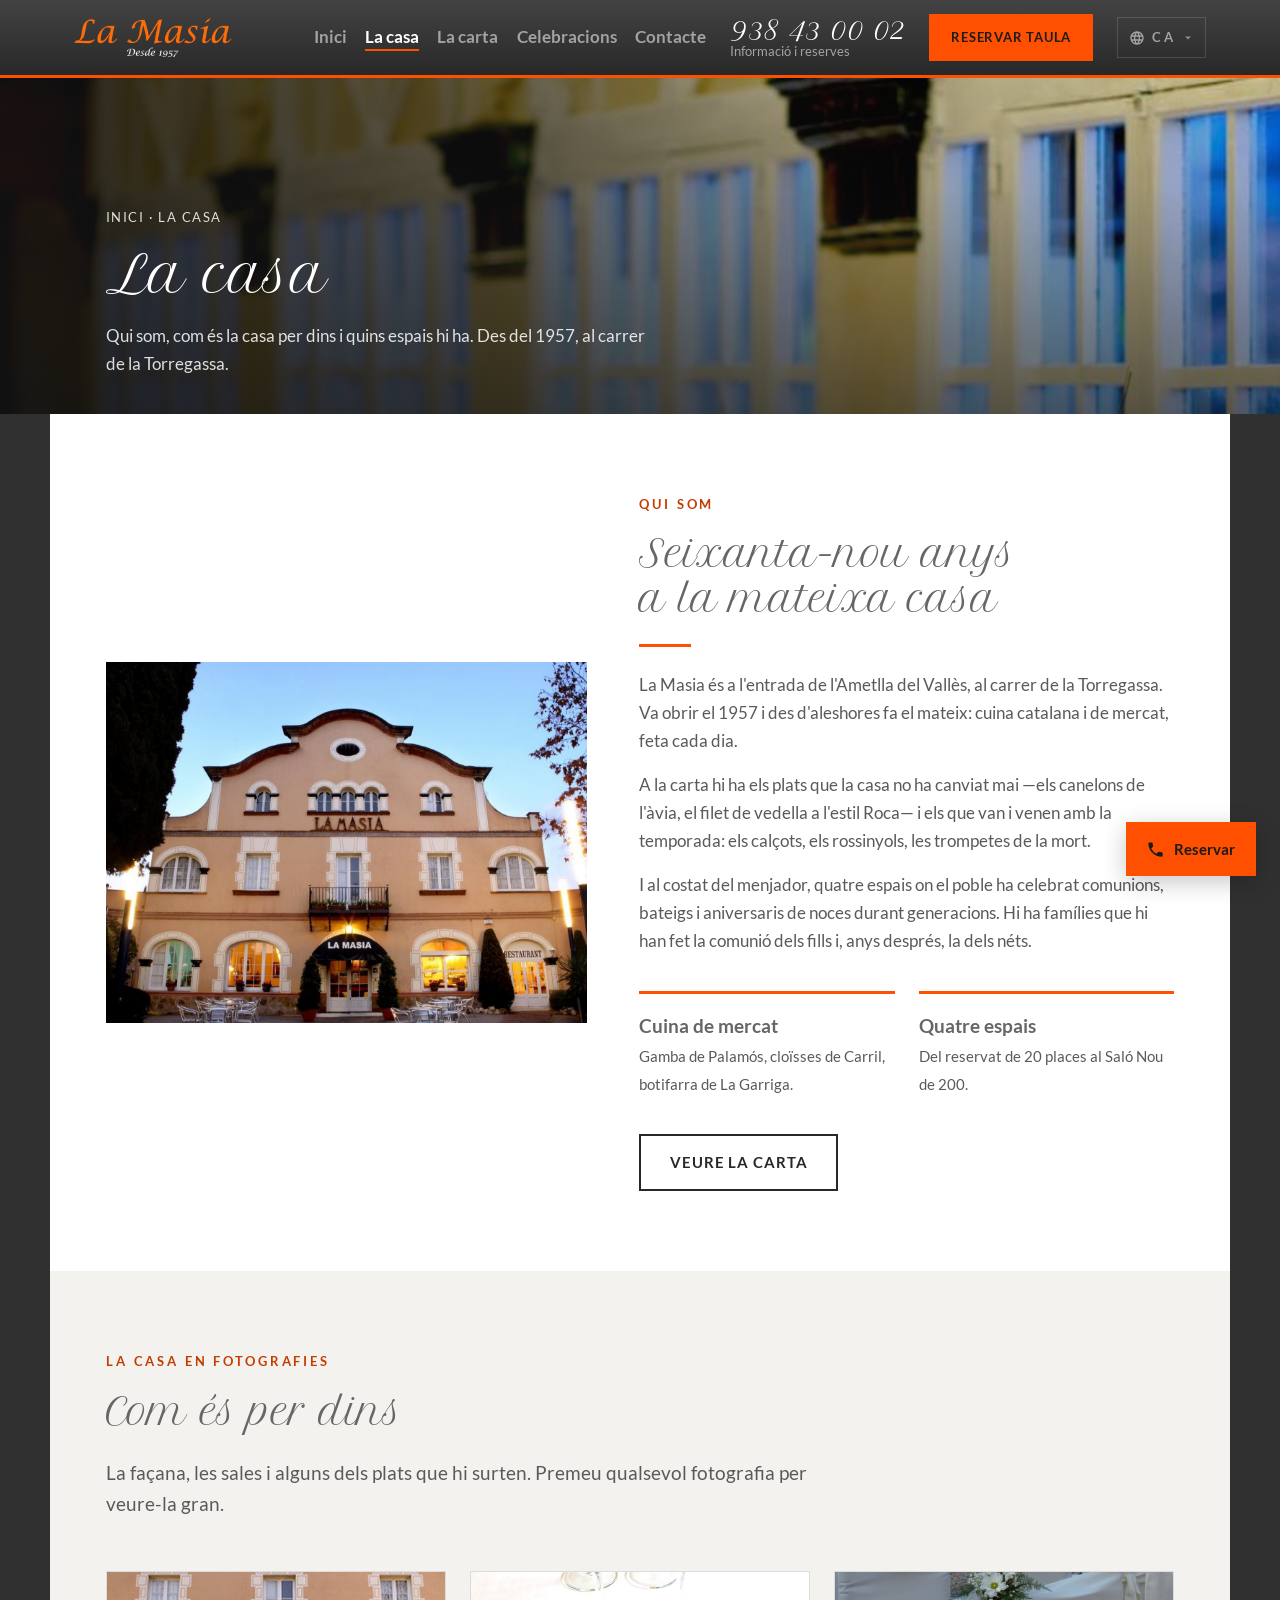
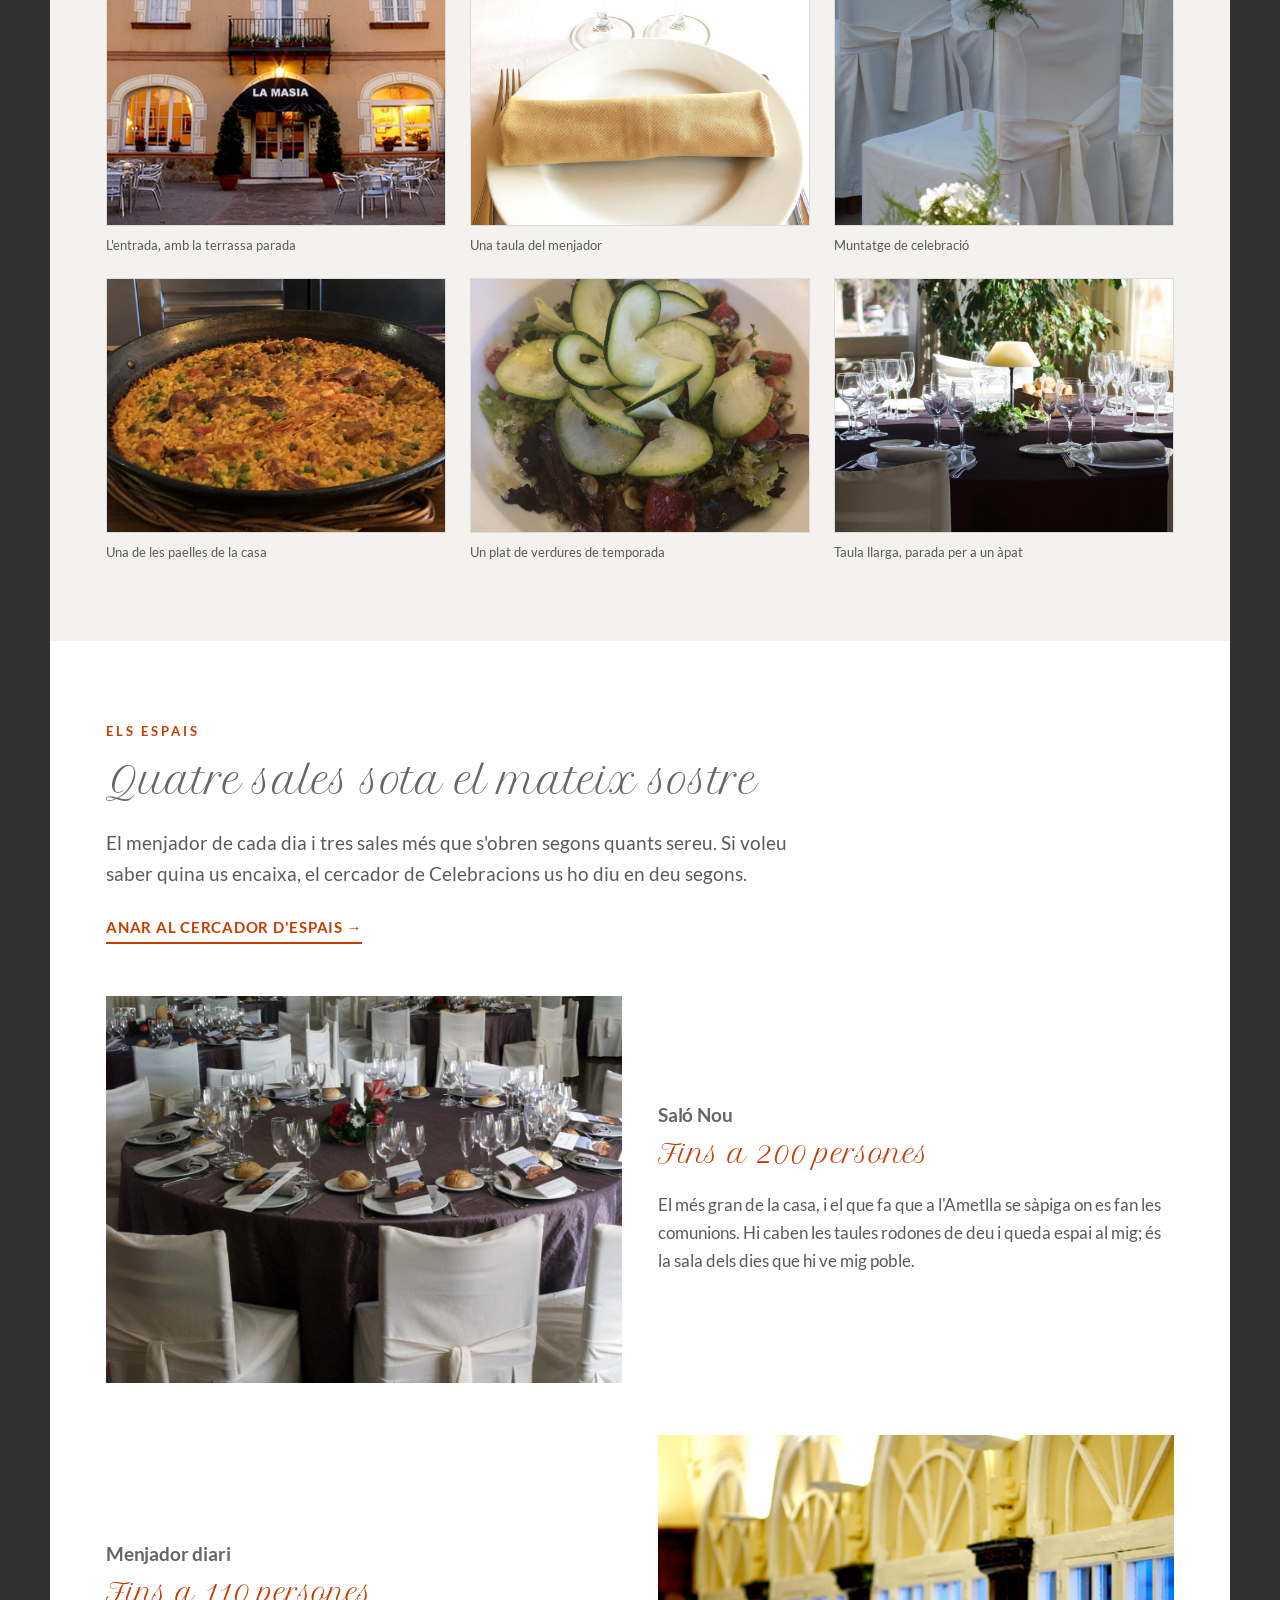
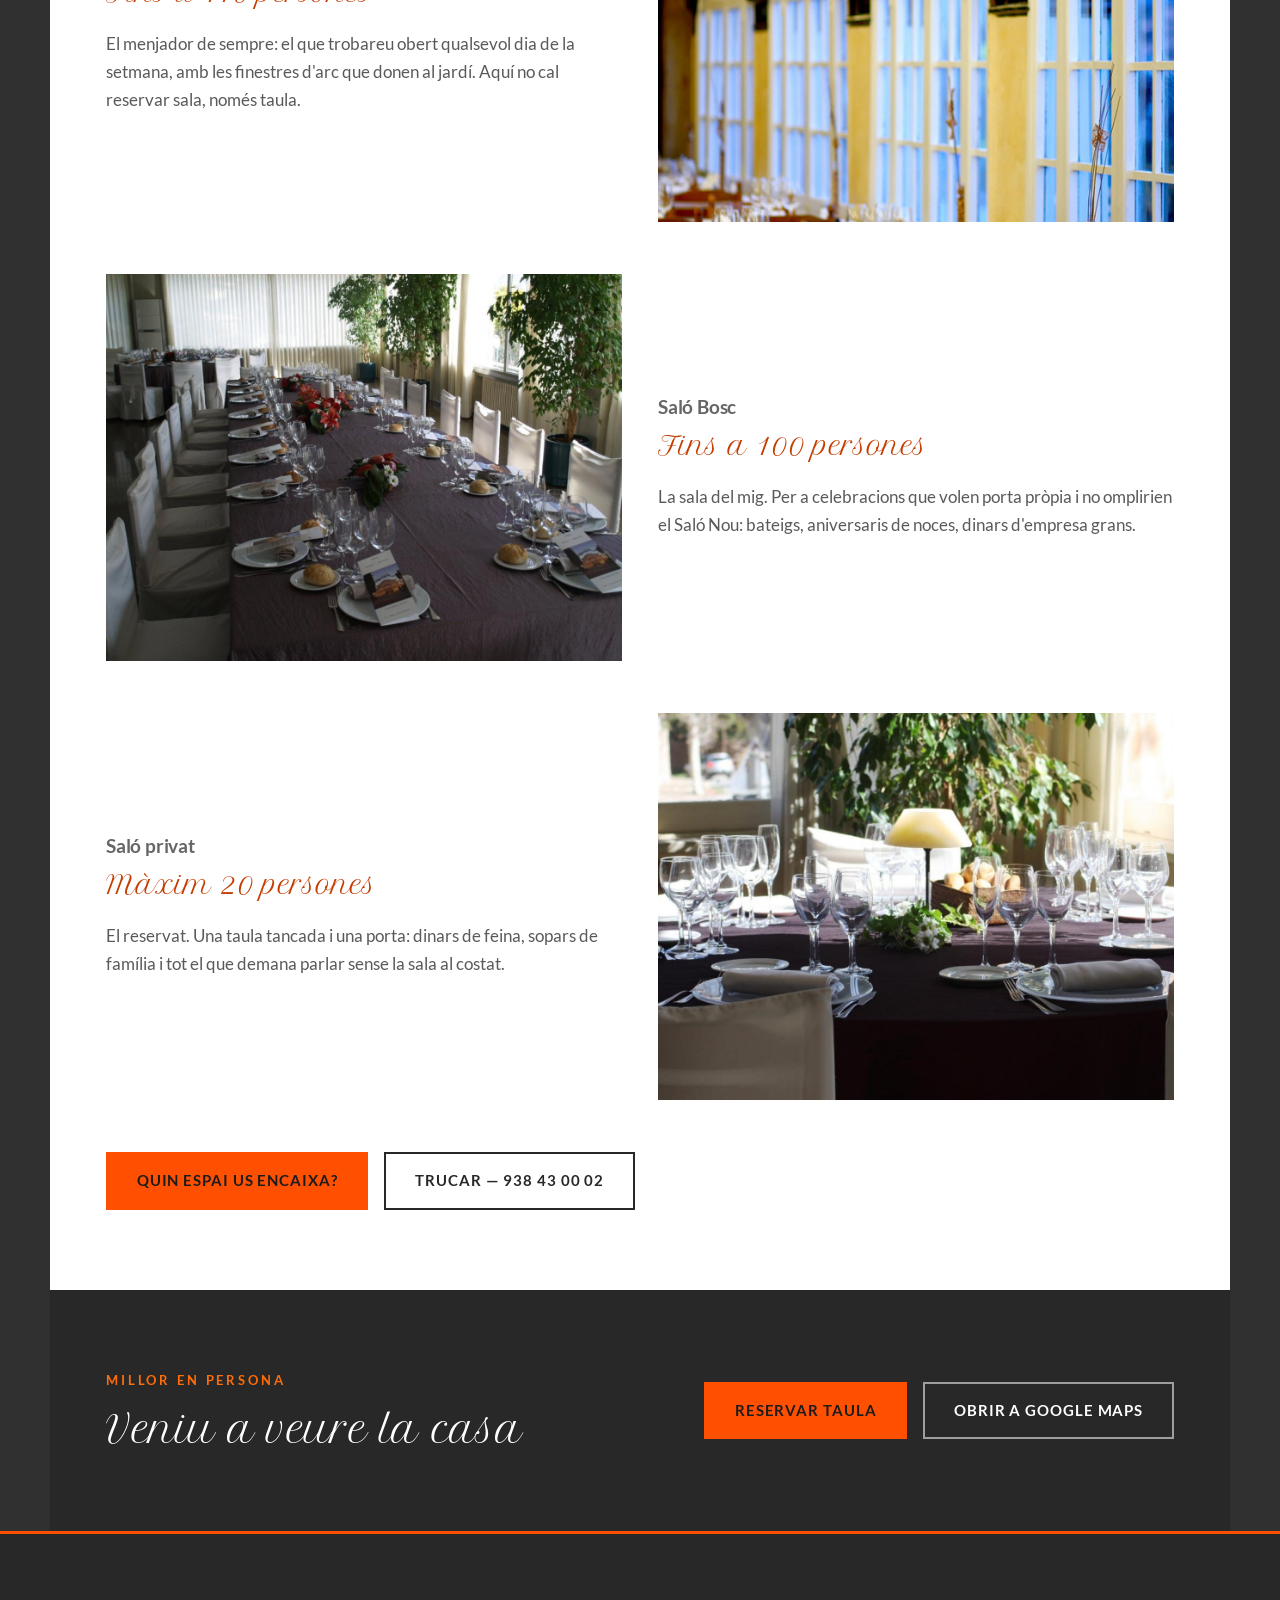
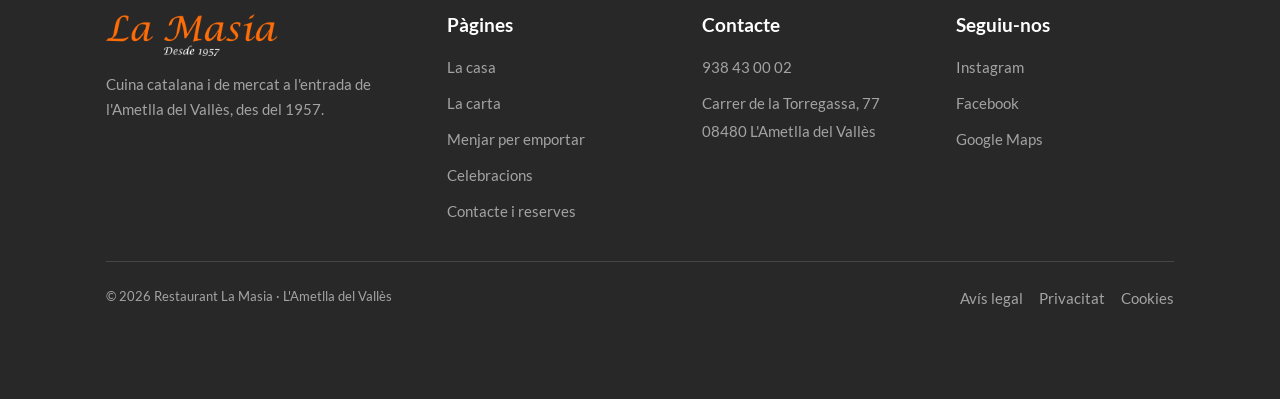
<file: la-casa.html>
<!DOCTYPE html>
<html lang="ca">
<head>
<meta charset="UTF-8">
<meta name="viewport" content="width=device-width, initial-scale=1.0">
<title>La casa — Restaurant La Masia, L'Ametlla del Vallès</title>
<meta name="description" content="La Masia de l'Ametlla del Vallès per dins: qui som des del 1957, la galeria de fotografies de la casa i els quatre espais, del menjador diari al Saló Nou de 200 places.">
<link rel="canonical" href="https://lamasiarestaurant.com/la-casa.html">

<!-- ── IDIOMES ────────────────────────────────────────────────────
     La pàgina està escrita en català i és el català el que indexa
     Google. El castellà i l'anglès els posa js/i18n.js sobre la
     mateixa pàgina; ?lang=es i ?lang=en existeixen perquè un enllaç
     es pugui passar a algú ja en el seu idioma.
     Aquest script va al <head> i no al final: ha d'arribar abans que
     es pinti res, o el desplegable d'idioma parpellejaria. -->
<link rel="alternate" hreflang="ca" href="https://lamasiarestaurant.com/la-casa.html">
<link rel="alternate" hreflang="es" href="https://lamasiarestaurant.com/la-casa.html?lang=es">
<link rel="alternate" hreflang="en" href="https://lamasiarestaurant.com/la-casa.html?lang=en">
<link rel="alternate" hreflang="x-default" href="https://lamasiarestaurant.com/la-casa.html">
<script src="js/i18n.js"></script>

<meta property="og:type" content="website">
<meta property="og:locale" content="ca_ES">
<meta property="og:site_name" content="Restaurant La Masia">
<meta property="og:title" content="La casa — Restaurant La Masia">
<meta property="og:description" content="Qui som des del 1957, la galeria de la casa i els quatre espais del Restaurant La Masia, a l'Ametlla del Vallès.">
<meta property="og:url" content="https://lamasiarestaurant.com/la-casa.html">
<meta property="og:image" content="https://lamasiarestaurant.com/assets/photo-casa.jpg">
<meta name="twitter:card" content="summary_large_image">

<link rel="icon" href="assets/favicon.ico" sizes="any">
<link rel="icon" type="image/png" sizes="192x192" href="assets/favicon.png">
<link rel="apple-touch-icon" href="assets/apple-touch-icon.png">

<link rel="preload" href="assets/fonts/lato-400-latin.woff2" as="font" type="font/woff2" crossorigin>
<link rel="preload" href="assets/fonts/petit-formal-script-400-latin.woff2" as="font" type="font/woff2" crossorigin>
<link rel="stylesheet" href="css/styles.css">

<!-- Aquesta pàgina no és un negoci a part: és la mateixa casa vista per
     dins. Per això el JSON-LD no repeteix cap dada (adreça, telèfon,
     horaris) i només diu de qui parla, apuntant amb @id al Restaurant
     que ja està descrit sencer a l'inici. Repetir-ho és arriscar-se a
     que un dia les dues fitxes es contradiguin. -->
<script type="application/ld+json">
{
  "@context": "https://schema.org",
  "@type": "AboutPage",
  "name": "La casa — Restaurant La Masia",
  "url": "https://lamasiarestaurant.com/la-casa.html",
  "inLanguage": "ca",
  "mainEntity": {
    "@type": "Restaurant",
    "@id": "https://lamasiarestaurant.com/#restaurant"
  }
}
</script>
</head>
<body>

<a class="salta-al-contingut" href="#contingut">Vés al contingut</a>

<header class="nav">
  <div class="envolt">
    <a href="index.html" class="nav-marca" aria-label="Restaurant La Masia — inici">
      <img src="assets/logo-la-masia.png" width="229" height="56" alt="Restaurant La Masia" fetchpriority="high">
    </a>

    <nav aria-label="Navegació principal">
      <ul class="nav-enllacos">
        <li><a href="index.html">Inici</a></li>
        <li><a href="la-casa.html" aria-current="page">La casa</a></li>
        <li><a href="carta.html">La carta</a></li>
        <li><a href="celebracions.html">Celebracions</a></li>
        <li><a href="contacte.html">Contacte</a></li>
      </ul>
    </nav>

    <a class="nav-tel" href="tel:+34938430002">
      <strong>938 43 00 02</strong>
      <span>Informació i reserves</span>
    </a>
    <a class="boto boto-principal" href="contacte.html">Reservar taula</a>


    <!-- Desplegable d'idioma. NOMÉS existeix si el JS ha arrencat: el
         CSS el manté amagat fins que js/i18n.js posa `te-js` al
         <html>. Sense JS la web és en català i no hi ha res a triar,
         i un control que no fa res val menys que cap control. -->
    <div class="tria-idioma" data-idioma-tria>
      <button class="tria-idioma-boto" type="button" data-idioma-boto
              aria-expanded="false" aria-haspopup="true"
              aria-label="Idioma de la pàgina">
        <svg viewBox="0 0 24 24" aria-hidden="true"><path d="M12 2C6.48 2 2 6.48 2 12s4.48 10 10 10 10-4.48 10-10S17.52 2 12 2Zm6.93 6h-2.95a15.65 15.65 0 0 0-1.38-3.56A8.03 8.03 0 0 1 18.92 8ZM12 4.04c.83 1.2 1.48 2.53 1.91 3.96h-3.82c.43-1.43 1.08-2.76 1.91-3.96ZM4.26 14a7.85 7.85 0 0 1 0-4h3.38a16.6 16.6 0 0 0-.14 2c0 .68.06 1.34.14 2Zm.82 2h2.95c.32 1.25.78 2.45 1.38 3.56A7.99 7.99 0 0 1 5.08 16Zm2.95-8H5.08a7.99 7.99 0 0 1 4.33-3.56A15.65 15.65 0 0 0 8.03 8ZM12 19.96c-.83-1.2-1.48-2.53-1.91-3.96h3.82c-.43 1.43-1.08 2.76-1.91 3.96ZM14.34 14H9.66c-.09-.66-.16-1.32-.16-2 0-.68.07-1.35.16-2h4.68c.09.65.16 1.32.16 2 0 .68-.07 1.34-.16 2Zm.25 5.56c.6-1.11 1.06-2.31 1.38-3.56h2.95a8.03 8.03 0 0 1-4.33 3.56ZM16.36 14c.08-.66.14-1.32.14-2 0-.68-.06-1.34-.14-2h3.38a7.85 7.85 0 0 1 0 4Z"/></svg>
        <span data-idioma-actual data-sense-traduir>CA</span>
        <svg class="tria-idioma-punta" viewBox="0 0 24 24" aria-hidden="true"><path d="M12 15 6 9h12z"/></svg>
      </button>
      <!-- Cada idioma es diu com es diu ell mateix, no traduït: qui
           busca la seva llengua busca la paraula que coneix. -->
      <ul class="tria-idioma-menu" data-idioma-menu data-sense-traduir hidden>
        <li><button type="button" data-idioma-opcio="ca" lang="ca">Català</button></li>
        <li><button type="button" data-idioma-opcio="es" lang="es">Castellano</button></li>
        <li><button type="button" data-idioma-opcio="en" lang="en">English</button></li>
      </ul>
    </div>

    <button class="nav-boto-menu" id="boto-menu" type="button"
            aria-expanded="false" aria-controls="menu-mobil" aria-label="Obrir el menú">
      <span></span><span></span><span></span>
    </button>
  </div>
</header>

<div class="menu-mobil" id="menu-mobil">
  <a href="index.html">Inici</a>
  <a href="la-casa.html" aria-current="page">La casa</a>
  <a href="carta.html">La carta</a>
  <a href="celebracions.html">Celebracions</a>
  <a href="contacte.html">Contacte</a>
  <a href="tel:+34938430002">Trucar — 938 43 00 02</a>
  <a class="boto boto-principal" href="contacte.html">Reservar taula</a>

  <!-- Al calaix del mòbil els tres idiomes van a la vista: dins d'un
       desplegable ja obert no n'hi va un altre. -->
  <div class="tria-idioma-plana" data-idioma-tria>
    <span class="tria-idioma-plana-titol">Idioma</span>
    <div class="tria-idioma-plana-opcions" data-sense-traduir>
      <button type="button" data-idioma-opcio="ca" lang="ca">Català</button>
      <button type="button" data-idioma-opcio="es" lang="es">Castellano</button>
      <button type="button" data-idioma-opcio="en" lang="en">English</button>
    </div>
  </div>
</div>

<main id="contingut">

  <section class="cap-pagina">
    <div class="hero-foto">
      <!-- FOTO DEL RESTAURANT (del seu web actual): el menjador de les
           finestres d'arc, que és la imatge que millor explica la casa
           per dins. -->
      <img src="assets/photo-casa.jpg" width="1100" height="1300"
           alt="" fetchpriority="high" decoding="async">
      <div class="hero-vel"></div>
    </div>
    <div class="envolt">
      <p class="molla"><a href="index.html">Inici</a> · La casa</p>
      <h1>La casa</h1>
      <p>
        Qui som, com és la casa per dins i quins espais hi ha. Des del 1957,
        al carrer de la Torregassa.
      </p>
    </div>
  </section>

  <div class="pagina">

  <!-- ══ QUI SOM ════════════════════════════════════════════════
       Aquest bloc venia de la pàgina d'inici, on feia de tercer
       apartat d'una portada que ja anava massa carregada. Aquí és
       el que toca: qui obre «La casa» ve a llegir precisament això,
       i per tant s'hi pot explicar més llarg del que hi cabia allà.

       L'àncora #qui-som es manté perquè els peus de totes les
       pàgines hi apuntaven quan el bloc era a l'inici; els enllaços
       ja s'han canviat a la-casa.html#qui-som, però qui tingués
       l'antic desat continua arribant al lloc bo.
  ═══════════════════════════════════════════════════════════════ -->
  <section class="seccio" id="qui-som">
    <div class="envolt">
      <div class="historia">
        <div class="historia-foto apareix">
          <!-- FOTO DEL RESTAURANT (del seu web actual): la façana al capvespre. -->
          <img src="assets/photo-hero.jpg" width="1800" height="1000"
               alt="La façana de La Masia al capvespre, amb els llums encesos"
               loading="lazy" decoding="async">
        </div>

        <div class="historia-cos apareix">
          <span class="sobretitol">Qui som</span>
          <h2 class="titol-seccio">Seixanta-nou anys a la mateixa casa</h2>
          <hr class="regle">
          <p>
            La Masia és a l'entrada de l'Ametlla del Vallès, al carrer de la Torregassa.
            Va obrir el 1957 i des d'aleshores fa el mateix: cuina catalana i de mercat,
            feta cada dia.
          </p>
          <p>
            A la carta hi ha els plats que la casa no ha canviat mai —els canelons de
            l'àvia, el filet de vedella a l'estil Roca— i els que van i venen amb la
            temporada: els calçots, els rossinyols, les trompetes de la mort.
          </p>
          <p>
            I al costat del menjador, quatre espais on el poble ha celebrat comunions,
            bateigs i aniversaris de noces durant generacions. Hi ha famílies que hi han
            fet la comunió dels fills i, anys després, la dels néts.
          </p>

          <div class="valors">
            <div class="valor">
              <strong>Cuina de mercat</strong>
              <span>Gamba de Palamós, cloïsses de Carril, botifarra de La Garriga.</span>
            </div>
            <div class="valor">
              <strong>Quatre espais</strong>
              <span>Del reservat de 20 places al Saló Nou de 200.</span>
            </div>
          </div>

          <p class="grup-botons">
            <a class="boto boto-contorn" href="carta.html">Veure la carta</a>
          </p>
        </div>
      </div>
    </div>
  </section>

  <!-- ══ GALERIA ════════════════════════════════════════════════
       ⚠️ PENDENT-CLIENT — LES FOTOGRAFIES

       Totes les imatges d'aquesta web surten del seu web anterior i
       són SIS les que queden lliures per a una galeria: la resta ja
       fan de capçalera d'alguna pàgina o d'espai, aquí sota, i posar
       la mateixa foto dues vegades a la mateixa pàgina es nota.

       Sis fotos és una galeria justa, i alguna té més de deu anys.
       El que cal demanar-los a la reunió (ho porta REUNIO-CLIENT.md):
       de vuit a dotze fotografies actuals i horitzontals — sala plena
       un dissabte, la terrassa a l'estiu, quatre o cinc plats de la
       carta, la cuina, l'equip. Amb això aquesta secció es fa sola.

       QUAN ARRIBIN: afegir-les a assets/ amb el nom photo-galeria-N.jpg
       i una <figure> més aquí, amb el seu peu de foto. La graella creix
       sola i no s'ha de tocar cap CSS.
  ═══════════════════════════════════════════════════════════════ -->
  <section class="seccio seccio-gris" id="galeria">
    <div class="envolt">
      <div class="apareix">
        <span class="sobretitol">La casa en fotografies</span>
        <h2 class="titol-seccio">Com és per dins</h2>
        <p class="entradeta">
          La façana, les sales i alguns dels plats que hi surten. Premeu qualsevol
          fotografia per veure-la gran.
        </p>
      </div>

      <!-- Sense JS, cada figura es queda com és: una fotografia amb el seu
           peu. La lupa i l'obertura a pantalla completa les afegeix
           js/galeria.js, i si no arrenca aquí no hi falta res. -->
      <div class="galeria apareix" data-galeria>
        <figure>
          <img src="assets/photo-contacte-hero.jpg" width="1800" height="620"
               alt="L'entrada de La Masia de nit, amb les taules de la terrassa"
               loading="lazy" decoding="async">
          <figcaption>L'entrada, amb la terrassa parada</figcaption>
        </figure>

        <figure>
          <img src="assets/photo-carta-hero.jpg" width="1800" height="850"
               alt="Una taula parada, amb el tovalló doblegat sobre el plat"
               loading="lazy" decoding="async">
          <figcaption>Una taula del menjador</figcaption>
        </figure>

        <figure>
          <img src="assets/photo-celebracions-hero.jpg" width="1800" height="850"
               alt="Cadires vestides de blanc amb un ram, preparades per a una celebració"
               loading="lazy" decoding="async">
          <figcaption>Muntatge de celebració</figcaption>
        </figure>

        <figure>
          <img src="assets/photo-plat-arros.jpg" width="1000" height="750"
               alt="Una paella acabada de fer, a la paella de ferro"
               loading="lazy" decoding="async">
          <figcaption>Una de les paelles de la casa</figcaption>
        </figure>

        <figure>
          <img src="assets/photo-galeria-1.jpg" width="1000" height="750"
               alt="Amanida amb làmines de carbassó i verdures"
               loading="lazy" decoding="async">
          <figcaption>Un plat de verdures de temporada</figcaption>
        </figure>

        <figure>
          <img src="assets/photo-sala-privat.jpg" width="1200" height="900"
               alt="Taula llarga parada amb copes i centres de flors"
               loading="lazy" decoding="async">
          <figcaption>Taula llarga, parada per a un àpat</figcaption>
        </figure>
      </div>
    </div>
  </section>

  <!-- ══ ELS ESPAIS ═════════════════════════════════════════════
       ⚠️ AQUESTA SECCIÓ I LA DE celebracions.html NO SÓN LA MATEIXA,
       i convé no fondre-les:

         · Aquí s'explica COM SÓN els espais. Qui hi arriba encara
           s'ho està mirant i vol saber a què s'assembla la casa.
         · A celebracions.html hi ha les MATEIXES quatre sales però
           en mode eina: amb el cercador que diu quina encaixa amb el
           nombre de convidats i el formulari de pressupost al costat.
           Aquelles targetes porten data-capacitat i data-nom perquè
           js/espais.js les encén i les apaga; aquestes NO, i no n'hi
           han de portar mai: si un dia n'hi posa algú, el cercador
           començaria a comptar sales que no hi són.

       Les capacitats es diuen als dos llocs, i han de coincidir.
       Surten de /ca/els-nostres-espais del seu web. Si canvien,
       canvien aquí I a celebracions.html.
  ═══════════════════════════════════════════════════════════════ -->
  <section class="seccio" id="espais">
    <div class="envolt">
      <div class="apareix">
        <span class="sobretitol">Els espais</span>
        <h2 class="titol-seccio">Quatre sales sota el mateix sostre</h2>
        <!-- L'enllaç a Celebracions va en una línia a part i no dins de la
             frase: enmig, partiria el text en dos trossos («…us encaixa, a»
             i «hi ha un cercador que…») i cadascun aniria sol al
             diccionari. En anglès el primer tros acabaria en una
             preposició que allà no existeix, i la frase no lligaria. -->
        <p class="entradeta">
          El menjador de cada dia i tres sales més que s'obren segons quants sereu.
          Si voleu saber quina us encaixa, el cercador de Celebracions us ho diu
          en deu segons.
        </p>
        <p><a class="enllac-fletxa" href="celebracions.html">Anar al cercador d'espais →</a></p>
      </div>

      <div class="espais-llista">
        <article class="espai apareix">
          <div class="espai-foto">
            <!-- FOTO DEL RESTAURANT (del seu web actual). Cal confirmar-los
                 que aquesta sala és el Saló Nou i no una altra. -->
            <img src="assets/photo-sala-nou.jpg" width="1200" height="900"
                 alt="El Saló Nou amb les taules rodones parades"
                 loading="lazy" decoding="async">
          </div>
          <div class="espai-cos">
            <h3>Saló Nou</h3>
            <p class="espai-capacitat">Fins a 200 persones</p>
            <p>
              El més gran de la casa, i el que fa que a l'Ametlla se sàpiga on es
              fan les comunions. Hi caben les taules rodones de deu i queda espai
              al mig; és la sala dels dies que hi ve mig poble.
            </p>
          </div>
        </article>

        <article class="espai apareix">
          <div class="espai-foto">
            <!-- FOTO DEL RESTAURANT (del seu web actual). Cal confirmar-los la sala. -->
            <img src="assets/photo-sala-menjador.jpg" width="1200" height="900"
                 alt="El menjador diari, amb les finestres d'arc"
                 loading="lazy" decoding="async">
          </div>
          <div class="espai-cos">
            <h3>Menjador diari</h3>
            <p class="espai-capacitat">Fins a 110 persones</p>
            <p>
              El menjador de sempre: el que trobareu obert qualsevol dia de la
              setmana, amb les finestres d'arc que donen al jardí. Aquí no cal
              reservar sala, només taula.
            </p>
          </div>
        </article>

        <article class="espai apareix">
          <div class="espai-foto">
            <!-- FOTO DEL RESTAURANT (del seu web actual). Cal confirmar-los la sala. -->
            <img src="assets/photo-sala-bosc.jpg" width="1200" height="900"
                 alt="El Saló Bosc parat per a un banquet"
                 loading="lazy" decoding="async">
          </div>
          <div class="espai-cos">
            <h3>Saló Bosc</h3>
            <p class="espai-capacitat">Fins a 100 persones</p>
            <p>
              La sala del mig. Per a celebracions que volen porta pròpia i no
              omplirien el Saló Nou: bateigs, aniversaris de noces, dinars
              d'empresa grans.
            </p>
          </div>
        </article>

        <article class="espai apareix">
          <div class="espai-foto">
            <!-- FOTO DEL RESTAURANT (del seu web actual). Cal confirmar-los la sala. -->
            <img src="assets/photo-sala-privat.jpg" width="1200" height="900"
                 alt="El saló privat, amb la taula parada"
                 loading="lazy" decoding="async">
          </div>
          <div class="espai-cos">
            <h3>Saló privat</h3>
            <p class="espai-capacitat">Màxim 20 persones</p>
            <p>
              El reservat. Una taula tancada i una porta: dinars de feina, sopars
              de família i tot el que demana parlar sense la sala al costat.
            </p>
          </div>
        </article>
      </div>

      <p class="grup-botons">
        <a class="boto boto-principal" href="celebracions.html">Quin espai us encaixa?</a>
        <a class="boto boto-contorn" href="tel:+34938430002">Trucar — 938 43 00 02</a>
      </p>
    </div>
  </section>

  <!-- ══ VENIU A VEURE-HO ═══════════════════════════════════════ -->
  <section class="seccio seccio-fosca">
    <div class="envolt">
      <div class="tanca-crida apareix">
        <div>
          <span class="sobretitol">Millor en persona</span>
          <h2 class="titol-seccio">Veniu a veure la casa</h2>
        </div>
        <p class="grup-botons">
          <a class="boto boto-principal" href="contacte.html">Reservar taula</a>
          <a class="boto boto-contorn"
             href="https://www.google.com/maps/search/?api=1&amp;query=Restaurant%20La%20Masia%2C%20Carrer%20de%20la%20Torregassa%2C%2077%2C%2008480%20L%27Ametlla%20del%20Vall%C3%A8s"
             target="_blank" rel="noopener">Obrir a Google Maps</a>
        </p>
      </div>
    </div>
  </section>

  </div><!-- /.pagina -->
</main>

<footer class="peu">
  <div class="envolt">
    <div class="peu-graella">
      <div class="peu-marca">
        <img src="assets/logo-la-masia.png" width="229" height="56" alt="Restaurant La Masia" loading="lazy">
        <p>Cuina catalana i de mercat a l'entrada de l'Ametlla del Vallès, des del 1957.</p>
      </div>
      <div>
        <h2>Pàgines</h2>
        <ul>
          <li><a href="la-casa.html">La casa</a></li>
          <li><a href="carta.html">La carta</a></li>
          <li><a href="carta.html#per-emportar">Menjar per emportar</a></li>
          <li><a href="celebracions.html">Celebracions</a></li>
          <li><a href="contacte.html">Contacte i reserves</a></li>
        </ul>
      </div>
      <div>
        <h2>Contacte</h2>
        <ul>
          <li><a href="tel:+34938430002">938 43 00 02</a></li>
          <!-- L'adreça del peu ÉS un enllaç: qui la busca aquí la busca per
               anar-hi, no per llegir-la. Va al mateix lloc que el botó
               «Obrir a Google Maps» de la pàgina, i a la fitxa del negoci
               per nom, no a la consulta per adreça.
               Les dues línies es mantenen com a dos nodes de text separats
               per un <br>: totes dues són a la llista `igual` del
               diccionari i així es queden igual als tres idiomes. -->
          <li>
            <a href="https://www.google.com/maps/search/?api=1&amp;query=Restaurant%20La%20Masia%2C%20Carrer%20de%20la%20Torregassa%2C%2077%2C%2008480%20L%27Ametlla%20del%20Vall%C3%A8s"
               target="_blank" rel="noopener">Carrer de la Torregassa, 77<br>08480 L'Ametlla del Vallès</a>
          </li>
        </ul>
      </div>
      <div>
        <h2>Seguiu-nos</h2>
        <ul>
          <li><a href="https://www.instagram.com/lamasialametlla/" target="_blank" rel="noopener">Instagram</a></li>
          <li><a href="https://www.facebook.com/lamasiadelametlla" target="_blank" rel="noopener">Facebook</a></li>
          <li><a href="https://www.google.com/maps/search/?api=1&amp;query=Restaurant%20La%20Masia%2C%20Carrer%20de%20la%20Torregassa%2C%2077%2C%2008480%20L%27Ametlla%20del%20Vall%C3%A8s" target="_blank" rel="noopener">Google Maps</a></li>
        </ul>
      </div>
    </div>
    <div class="peu-baix">
      <p>© <span data-any>2026</span> Restaurant La Masia · L'Ametlla del Vallès</p>
      <nav aria-label="Pàgines legals">
        <a href="avis-legal.html">Avís legal</a>
        <a href="politica-privacitat.html">Privacitat</a>
        <a href="politica-cookies.html">Cookies</a>
      </nav>
    </div>
  </div>
</footer>

<a class="truca-flotant" href="tel:+34938430002">
  <svg viewBox="0 0 24 24" aria-hidden="true"><path d="M6.6 10.8a15.1 15.1 0 0 0 6.6 6.6l2.2-2.2a1 1 0 0 1 1-.24 11.4 11.4 0 0 0 3.6.58 1 1 0 0 1 1 1V20a1 1 0 0 1-1 1A17 17 0 0 1 3 4a1 1 0 0 1 1-1h3.5a1 1 0 0 1 1 1 11.4 11.4 0 0 0 .57 3.6 1 1 0 0 1-.25 1Z"/></svg>
  Reservar
</a>

<script src="js/traduccions.js"></script>
<script src="js/main.js"></script>
<script src="js/galeria.js"></script>
</body>
</html>
</file>
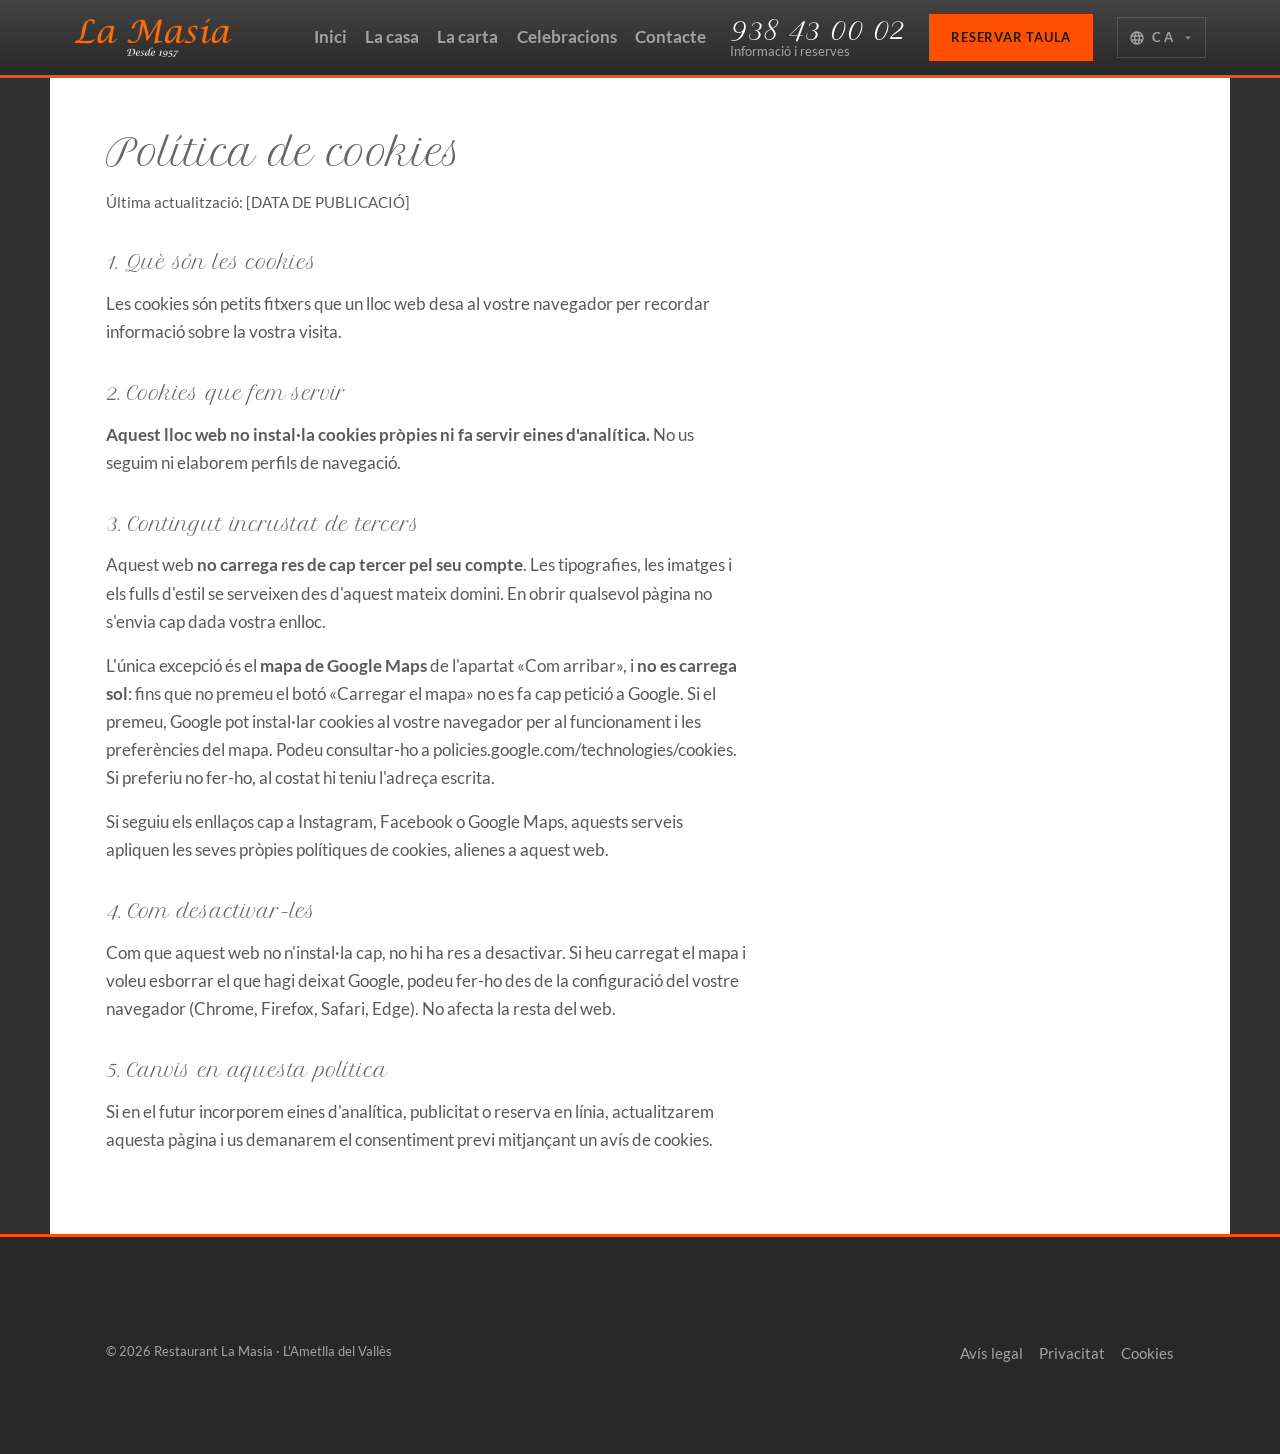
<file: politica-cookies.html>
<!DOCTYPE html>
<html lang="ca">
<head>
<meta charset="UTF-8">
<meta name="viewport" content="width=device-width, initial-scale=1.0">
<title>Política de cookies — Restaurant La Masia</title>
<meta name="description" content="Política de cookies del Restaurant La Masia, L'Ametlla del Vallès.">
<meta name="robots" content="noindex, follow">
<link rel="canonical" href="https://lamasiarestaurant.com/politica-cookies.html">

<!-- ── IDIOMES ────────────────────────────────────────────────────
     La pàgina està escrita en català i és el català el que indexa
     Google. El castellà i l'anglès els posa js/i18n.js sobre la
     mateixa pàgina; ?lang=es i ?lang=en existeixen perquè un enllaç
     es pugui passar a algú ja en el seu idioma.
     Aquest script va al <head> i no al final: ha d'arribar abans que
     es pinti res, o el desplegable d'idioma parpellejaria. -->
<link rel="alternate" hreflang="ca" href="https://lamasiarestaurant.com/politica-cookies.html">
<link rel="alternate" hreflang="es" href="https://lamasiarestaurant.com/politica-cookies.html?lang=es">
<link rel="alternate" hreflang="en" href="https://lamasiarestaurant.com/politica-cookies.html?lang=en">
<link rel="alternate" hreflang="x-default" href="https://lamasiarestaurant.com/politica-cookies.html">
<script src="js/i18n.js"></script>
<!-- La icona de la pestanya és la SEVA: vegeu el comentari a index.html. -->
<link rel="icon" href="assets/favicon.ico" sizes="any">
<link rel="icon" type="image/png" sizes="192x192" href="assets/favicon.png">
<!-- Les tipografies s'allotgen aquí mateix (assets/fonts/). La web no fa
     cap petició a cap tercer per carregar-les: vegeu el capdamunt de
     css/styles.css. Aquestes dues són les que es veuen de seguida, i per
     això es demanen abans que el navegador arribi a llegir el CSS. -->
<link rel="preload" href="assets/fonts/lato-400-latin.woff2" as="font" type="font/woff2" crossorigin>
<link rel="preload" href="assets/fonts/petit-formal-script-400-latin.woff2" as="font" type="font/woff2" crossorigin>
<link rel="stylesheet" href="css/styles.css">
</head>
<body>

<a class="salta-al-contingut" href="#contingut">Vés al contingut</a>

<header class="nav sempre-solid">
  <div class="envolt">
    <a href="index.html" class="nav-marca" aria-label="Restaurant La Masia — inici">
      <img src="assets/logo-la-masia.png" width="229" height="56" alt="Restaurant La Masia" fetchpriority="high">
    </a>
    <nav aria-label="Navegació principal">
      <ul class="nav-enllacos">
        <li><a href="index.html">Inici</a></li>
        <li><a href="la-casa.html">La casa</a></li>
        <li><a href="carta.html">La carta</a></li>
        <li><a href="celebracions.html">Celebracions</a></li>
        <li><a href="contacte.html">Contacte</a></li>
      </ul>
    </nav>
    <a class="nav-tel" href="tel:+34938430002">
      <strong>938 43 00 02</strong>
      <span>Informació i reserves</span>
    </a>
    <a class="boto boto-principal" href="contacte.html">Reservar taula</a>

    <!-- Desplegable d'idioma. NOMÉS existeix si el JS ha arrencat: el
         CSS el manté amagat fins que js/i18n.js posa `te-js` al
         <html>. Sense JS la web és en català i no hi ha res a triar,
         i un control que no fa res val menys que cap control. -->
    <div class="tria-idioma" data-idioma-tria>
      <button class="tria-idioma-boto" type="button" data-idioma-boto
              aria-expanded="false" aria-haspopup="true"
              aria-label="Idioma de la pàgina">
        <svg viewBox="0 0 24 24" aria-hidden="true"><path d="M12 2C6.48 2 2 6.48 2 12s4.48 10 10 10 10-4.48 10-10S17.52 2 12 2Zm6.93 6h-2.95a15.65 15.65 0 0 0-1.38-3.56A8.03 8.03 0 0 1 18.92 8ZM12 4.04c.83 1.2 1.48 2.53 1.91 3.96h-3.82c.43-1.43 1.08-2.76 1.91-3.96ZM4.26 14a7.85 7.85 0 0 1 0-4h3.38a16.6 16.6 0 0 0-.14 2c0 .68.06 1.34.14 2Zm.82 2h2.95c.32 1.25.78 2.45 1.38 3.56A7.99 7.99 0 0 1 5.08 16Zm2.95-8H5.08a7.99 7.99 0 0 1 4.33-3.56A15.65 15.65 0 0 0 8.03 8ZM12 19.96c-.83-1.2-1.48-2.53-1.91-3.96h3.82c-.43 1.43-1.08 2.76-1.91 3.96ZM14.34 14H9.66c-.09-.66-.16-1.32-.16-2 0-.68.07-1.35.16-2h4.68c.09.65.16 1.32.16 2 0 .68-.07 1.34-.16 2Zm.25 5.56c.6-1.11 1.06-2.31 1.38-3.56h2.95a8.03 8.03 0 0 1-4.33 3.56ZM16.36 14c.08-.66.14-1.32.14-2 0-.68-.06-1.34-.14-2h3.38a7.85 7.85 0 0 1 0 4Z"/></svg>
        <span data-idioma-actual data-sense-traduir>CA</span>
        <svg class="tria-idioma-punta" viewBox="0 0 24 24" aria-hidden="true"><path d="M12 15 6 9h12z"/></svg>
      </button>
      <!-- Cada idioma es diu com es diu ell mateix, no traduït: qui
           busca la seva llengua busca la paraula que coneix. -->
      <ul class="tria-idioma-menu" data-idioma-menu data-sense-traduir hidden>
        <li><button type="button" data-idioma-opcio="ca" lang="ca">Català</button></li>
        <li><button type="button" data-idioma-opcio="es" lang="es">Castellano</button></li>
        <li><button type="button" data-idioma-opcio="en" lang="en">English</button></li>
      </ul>
    </div>

    <button class="nav-boto-menu" id="boto-menu" type="button"
            aria-expanded="false" aria-controls="menu-mobil" aria-label="Obrir el menú">
      <span></span><span></span><span></span>
    </button>
  </div>
</header>

<div class="menu-mobil" id="menu-mobil">
  <a href="index.html">Inici</a>
  <a href="la-casa.html">La casa</a>
  <a href="carta.html">La carta</a>
  <a href="celebracions.html">Celebracions</a>
  <a href="contacte.html">Contacte</a>
  <a href="tel:+34938430002">Trucar — 938 43 00 02</a>

  <!-- Al calaix del mòbil els tres idiomes van a la vista: dins d'un
       desplegable ja obert no n'hi va un altre. -->
  <div class="tria-idioma-plana" data-idioma-tria>
    <span class="tria-idioma-plana-titol">Idioma</span>
    <div class="tria-idioma-plana-opcions" data-sense-traduir>
      <button type="button" data-idioma-opcio="ca" lang="ca">Català</button>
      <button type="button" data-idioma-opcio="es" lang="es">Castellano</button>
      <button type="button" data-idioma-opcio="en" lang="en">English</button>
    </div>
  </div>
</div>

<main id="contingut" class="legal pagina">
  <div class="envolt">
    <h1>Política de cookies</h1>
    <p class="actualitzat">Última actualització: [DATA DE PUBLICACIÓ]</p>

    <!-- El que val és el text català: això és un document legal i una
         traducció no el substitueix. La nota surt només quan la pàgina
         s'està llegint en castellà o en anglès. -->
    <p class="avis-traduccio" data-nomes-idioma="es en">Aquesta pàgina és una traducció de cortesia. La versió catalana és la que preval.</p>

    <!-- ESQUELET. IMPORTANT: aquest text descriu el web TAL COM ESTÀ CONSTRUÏT
         ara mateix (sense analítica ni cookies pròpies). Si més endavant
         s'hi afegeix Google Analytics, un píxel de Meta o un giny de reserves,
         CAL actualitzar aquesta pàgina i posar-hi un bàner de consentiment. -->

    <h2>1. Què són les cookies</h2>
    <p>
      Les cookies són petits fitxers que un lloc web desa al vostre navegador per
      recordar informació sobre la vostra visita.
    </p>

    <h2>2. Cookies que fem servir</h2>
    <p>
      <strong>Aquest lloc web no instal·la cookies pròpies ni fa servir eines
      d'analítica.</strong> No us seguim ni elaborem perfils de navegació.
    </p>

    <h2>3. Contingut incrustat de tercers</h2>
    <p>
      Aquest web <strong>no carrega res de cap tercer pel seu compte</strong>. Les
      tipografies, les imatges i els fulls d'estil se serveixen des d'aquest mateix
      domini. En obrir qualsevol pàgina no s'envia cap dada vostra enlloc.
    </p>
    <p>
      L'única excepció és el <strong>mapa de Google Maps</strong> de l'apartat
      «Com arribar», i <strong>no es carrega sol</strong>: fins que no premeu el botó
      «Carregar el mapa» no es fa cap petició a Google. Si el premeu, Google pot
      instal·lar cookies al vostre navegador per al funcionament i les preferències
      del mapa. Podeu consultar-ho a policies.google.com/technologies/cookies. Si
      preferiu no fer-ho, al costat hi teniu l'adreça escrita.
    </p>
    <p>
      Si seguiu els enllaços cap a Instagram, Facebook o Google Maps, aquests serveis
      apliquen les seves pròpies polítiques de cookies, alienes a aquest web.
    </p>

    <h2>4. Com desactivar-les</h2>
    <p>
      Com que aquest web no n'instal·la cap, no hi ha res a desactivar. Si heu carregat
      el mapa i voleu esborrar el que hagi deixat Google, podeu fer-ho des de la
      configuració del vostre navegador (Chrome, Firefox, Safari, Edge). No afecta la
      resta del web.
    </p>

    <h2>5. Canvis en aquesta política</h2>
    <p>
      Si en el futur incorporem eines d'analítica, publicitat o reserva en línia,
      actualitzarem aquesta pàgina i us demanarem el consentiment previ mitjançant un
      avís de cookies.
    </p>
  </div>
</main>

<footer class="peu">
  <div class="envolt">
    <div class="peu-baix">
      <p>© <span data-any>2026</span> Restaurant La Masia · L'Ametlla del Vallès</p>
      <nav aria-label="Pàgines legals">
        <a href="avis-legal.html">Avís legal</a>
        <a href="politica-privacitat.html">Privacitat</a>
        <a href="politica-cookies.html">Cookies</a>
      </nav>
    </div>
  </div>
</footer>

<script src="js/traduccions.js"></script>
<script src="js/main.js"></script>
</body>
</html>
</file>
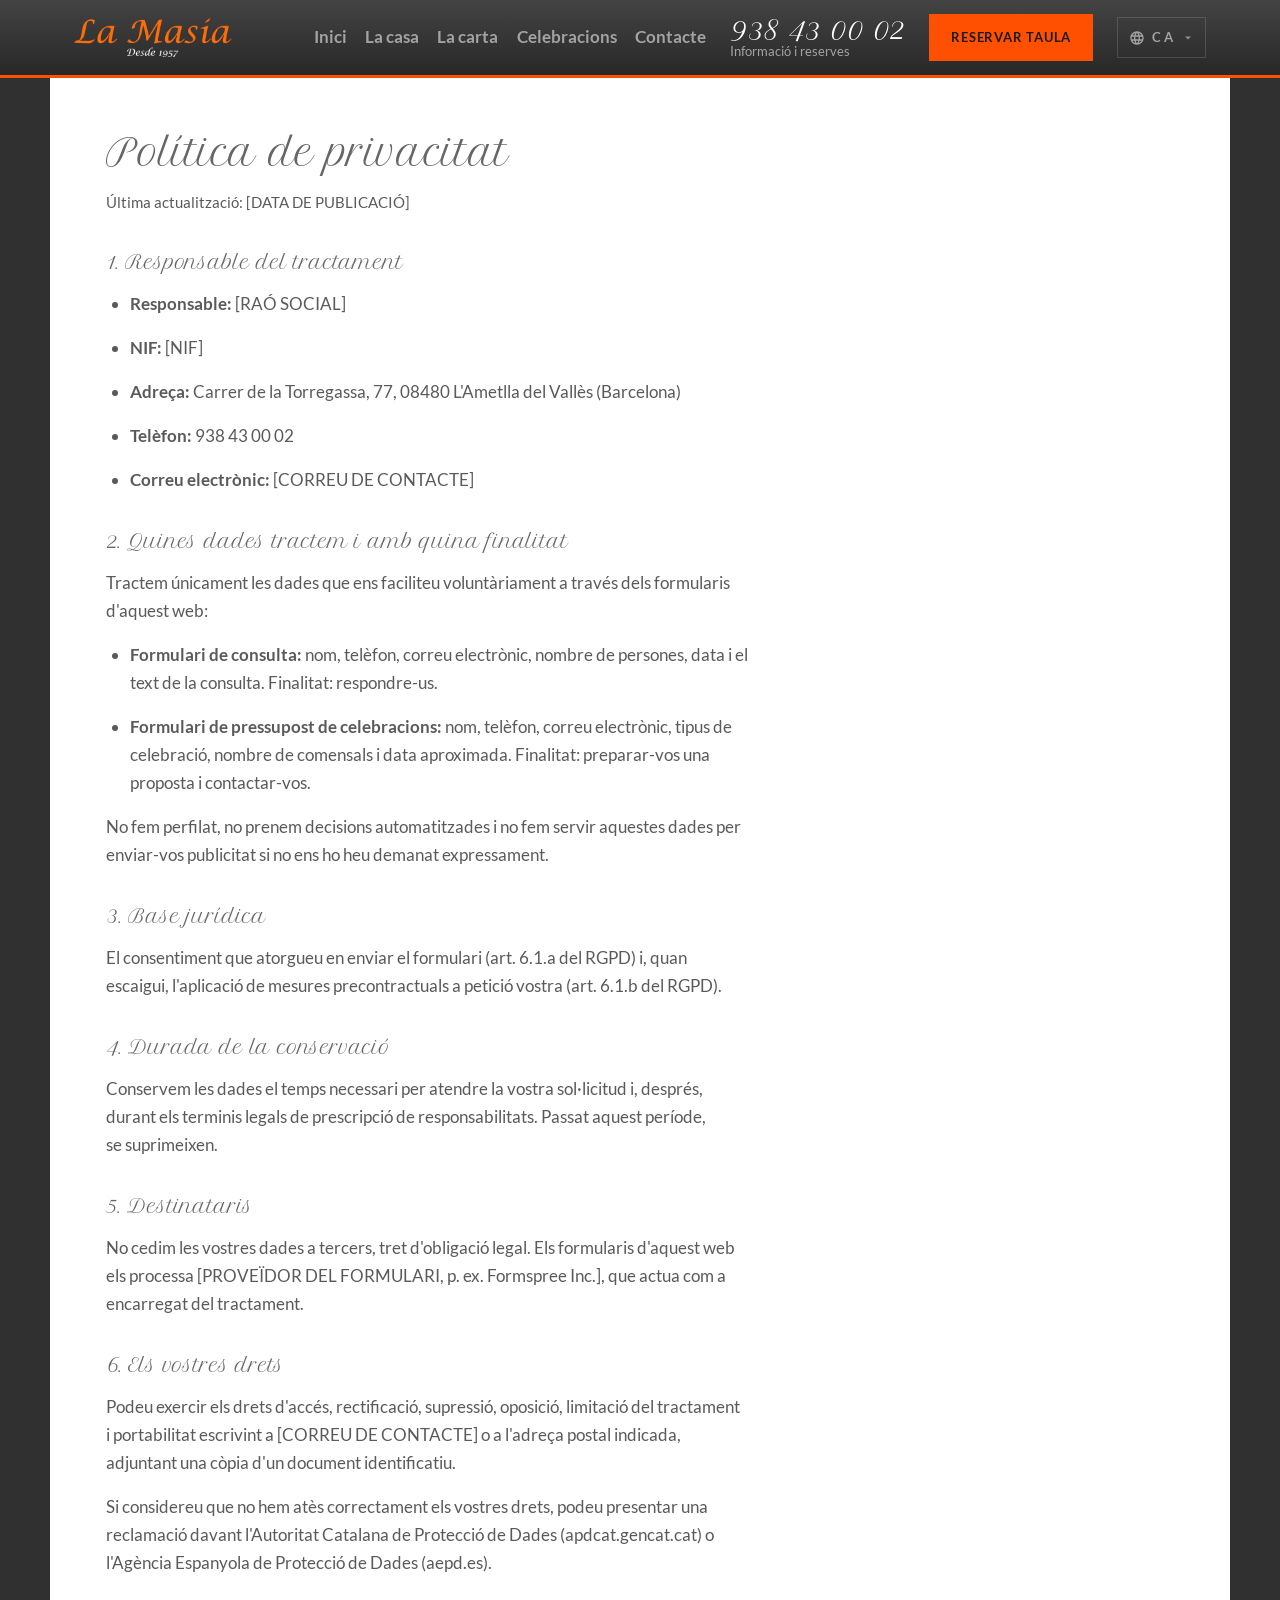
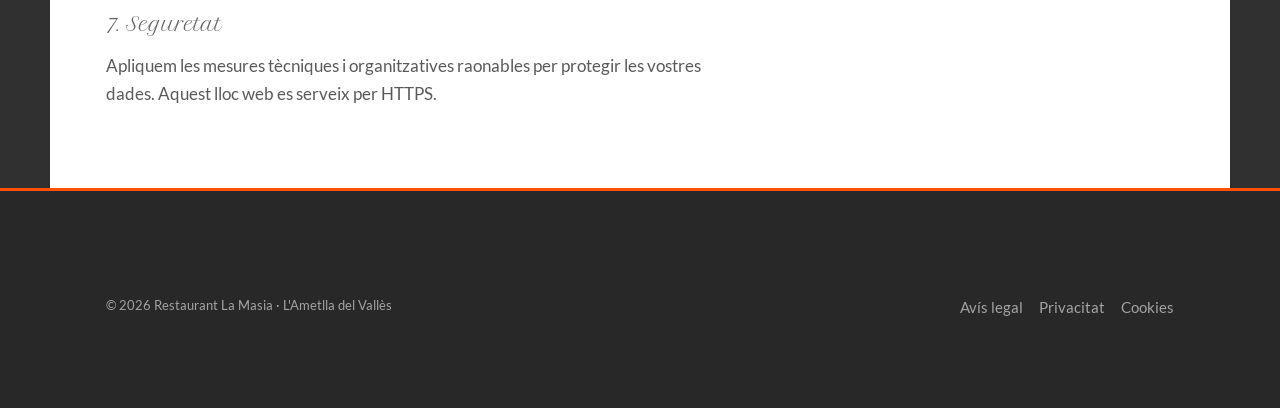
<file: politica-privacitat.html>
<!DOCTYPE html>
<html lang="ca">
<head>
<meta charset="UTF-8">
<meta name="viewport" content="width=device-width, initial-scale=1.0">
<title>Política de privacitat — Restaurant La Masia</title>
<meta name="description" content="Política de privacitat del Restaurant La Masia, L'Ametlla del Vallès.">
<meta name="robots" content="noindex, follow">
<link rel="canonical" href="https://lamasiarestaurant.com/politica-privacitat.html">

<!-- ── IDIOMES ────────────────────────────────────────────────────
     La pàgina està escrita en català i és el català el que indexa
     Google. El castellà i l'anglès els posa js/i18n.js sobre la
     mateixa pàgina; ?lang=es i ?lang=en existeixen perquè un enllaç
     es pugui passar a algú ja en el seu idioma.
     Aquest script va al <head> i no al final: ha d'arribar abans que
     es pinti res, o el desplegable d'idioma parpellejaria. -->
<link rel="alternate" hreflang="ca" href="https://lamasiarestaurant.com/politica-privacitat.html">
<link rel="alternate" hreflang="es" href="https://lamasiarestaurant.com/politica-privacitat.html?lang=es">
<link rel="alternate" hreflang="en" href="https://lamasiarestaurant.com/politica-privacitat.html?lang=en">
<link rel="alternate" hreflang="x-default" href="https://lamasiarestaurant.com/politica-privacitat.html">
<script src="js/i18n.js"></script>
<!-- La icona de la pestanya és la SEVA: vegeu el comentari a index.html. -->
<link rel="icon" href="assets/favicon.ico" sizes="any">
<link rel="icon" type="image/png" sizes="192x192" href="assets/favicon.png">
<!-- Les tipografies s'allotgen aquí mateix (assets/fonts/). La web no fa
     cap petició a cap tercer per carregar-les: vegeu el capdamunt de
     css/styles.css. Aquestes dues són les que es veuen de seguida, i per
     això es demanen abans que el navegador arribi a llegir el CSS. -->
<link rel="preload" href="assets/fonts/lato-400-latin.woff2" as="font" type="font/woff2" crossorigin>
<link rel="preload" href="assets/fonts/petit-formal-script-400-latin.woff2" as="font" type="font/woff2" crossorigin>
<link rel="stylesheet" href="css/styles.css">
</head>
<body>

<a class="salta-al-contingut" href="#contingut">Vés al contingut</a>

<header class="nav sempre-solid">
  <div class="envolt">
    <a href="index.html" class="nav-marca" aria-label="Restaurant La Masia — inici">
      <img src="assets/logo-la-masia.png" width="229" height="56" alt="Restaurant La Masia" fetchpriority="high">
    </a>
    <nav aria-label="Navegació principal">
      <ul class="nav-enllacos">
        <li><a href="index.html">Inici</a></li>
        <li><a href="la-casa.html">La casa</a></li>
        <li><a href="carta.html">La carta</a></li>
        <li><a href="celebracions.html">Celebracions</a></li>
        <li><a href="contacte.html">Contacte</a></li>
      </ul>
    </nav>
    <a class="nav-tel" href="tel:+34938430002">
      <strong>938 43 00 02</strong>
      <span>Informació i reserves</span>
    </a>
    <a class="boto boto-principal" href="contacte.html">Reservar taula</a>

    <!-- Desplegable d'idioma. NOMÉS existeix si el JS ha arrencat: el
         CSS el manté amagat fins que js/i18n.js posa `te-js` al
         <html>. Sense JS la web és en català i no hi ha res a triar,
         i un control que no fa res val menys que cap control. -->
    <div class="tria-idioma" data-idioma-tria>
      <button class="tria-idioma-boto" type="button" data-idioma-boto
              aria-expanded="false" aria-haspopup="true"
              aria-label="Idioma de la pàgina">
        <svg viewBox="0 0 24 24" aria-hidden="true"><path d="M12 2C6.48 2 2 6.48 2 12s4.48 10 10 10 10-4.48 10-10S17.52 2 12 2Zm6.93 6h-2.95a15.65 15.65 0 0 0-1.38-3.56A8.03 8.03 0 0 1 18.92 8ZM12 4.04c.83 1.2 1.48 2.53 1.91 3.96h-3.82c.43-1.43 1.08-2.76 1.91-3.96ZM4.26 14a7.85 7.85 0 0 1 0-4h3.38a16.6 16.6 0 0 0-.14 2c0 .68.06 1.34.14 2Zm.82 2h2.95c.32 1.25.78 2.45 1.38 3.56A7.99 7.99 0 0 1 5.08 16Zm2.95-8H5.08a7.99 7.99 0 0 1 4.33-3.56A15.65 15.65 0 0 0 8.03 8ZM12 19.96c-.83-1.2-1.48-2.53-1.91-3.96h3.82c-.43 1.43-1.08 2.76-1.91 3.96ZM14.34 14H9.66c-.09-.66-.16-1.32-.16-2 0-.68.07-1.35.16-2h4.68c.09.65.16 1.32.16 2 0 .68-.07 1.34-.16 2Zm.25 5.56c.6-1.11 1.06-2.31 1.38-3.56h2.95a8.03 8.03 0 0 1-4.33 3.56ZM16.36 14c.08-.66.14-1.32.14-2 0-.68-.06-1.34-.14-2h3.38a7.85 7.85 0 0 1 0 4Z"/></svg>
        <span data-idioma-actual data-sense-traduir>CA</span>
        <svg class="tria-idioma-punta" viewBox="0 0 24 24" aria-hidden="true"><path d="M12 15 6 9h12z"/></svg>
      </button>
      <!-- Cada idioma es diu com es diu ell mateix, no traduït: qui
           busca la seva llengua busca la paraula que coneix. -->
      <ul class="tria-idioma-menu" data-idioma-menu data-sense-traduir hidden>
        <li><button type="button" data-idioma-opcio="ca" lang="ca">Català</button></li>
        <li><button type="button" data-idioma-opcio="es" lang="es">Castellano</button></li>
        <li><button type="button" data-idioma-opcio="en" lang="en">English</button></li>
      </ul>
    </div>

    <button class="nav-boto-menu" id="boto-menu" type="button"
            aria-expanded="false" aria-controls="menu-mobil" aria-label="Obrir el menú">
      <span></span><span></span><span></span>
    </button>
  </div>
</header>

<div class="menu-mobil" id="menu-mobil">
  <a href="index.html">Inici</a>
  <a href="la-casa.html">La casa</a>
  <a href="carta.html">La carta</a>
  <a href="celebracions.html">Celebracions</a>
  <a href="contacte.html">Contacte</a>
  <a href="tel:+34938430002">Trucar — 938 43 00 02</a>

  <!-- Al calaix del mòbil els tres idiomes van a la vista: dins d'un
       desplegable ja obert no n'hi va un altre. -->
  <div class="tria-idioma-plana" data-idioma-tria>
    <span class="tria-idioma-plana-titol">Idioma</span>
    <div class="tria-idioma-plana-opcions" data-sense-traduir>
      <button type="button" data-idioma-opcio="ca" lang="ca">Català</button>
      <button type="button" data-idioma-opcio="es" lang="es">Castellano</button>
      <button type="button" data-idioma-opcio="en" lang="en">English</button>
    </div>
  </div>
</div>

<main id="contingut" class="legal pagina">
  <div class="envolt">
    <h1>Política de privacitat</h1>
    <p class="actualitzat">Última actualització: [DATA DE PUBLICACIÓ]</p>

    <!-- El que val és el text català: això és un document legal i una
         traducció no el substitueix. La nota surt només quan la pàgina
         s'està llegint en castellà o en anglès. -->
    <p class="avis-traduccio" data-nomes-idioma="es en">Aquesta pàgina és una traducció de cortesia. La versió catalana és la que preval.</p>

    <!-- ESQUELET RGPD. Cal omplir els camps [ENTRE CLAUDÀTORS] i revisar-lo
         abans de publicar. -->

    <h2>1. Responsable del tractament</h2>
    <ul>
      <li><strong>Responsable:</strong> [RAÓ SOCIAL]</li>
      <li><strong>NIF:</strong> [NIF]</li>
      <li><strong>Adreça:</strong> Carrer de la Torregassa, 77, 08480 L'Ametlla del Vallès (Barcelona)</li>
      <li><strong>Telèfon:</strong> 938 43 00 02</li>
      <li><strong>Correu electrònic:</strong> [CORREU DE CONTACTE]</li>
    </ul>

    <h2>2. Quines dades tractem i amb quina finalitat</h2>
    <p>
      Tractem únicament les dades que ens faciliteu voluntàriament a través dels
      formularis d'aquest web:
    </p>
    <ul>
      <li><strong>Formulari de consulta:</strong> nom, telèfon, correu electrònic, nombre
        de persones, data i el text de la consulta. Finalitat: respondre-us.</li>
      <li><strong>Formulari de pressupost de celebracions:</strong> nom, telèfon, correu
        electrònic, tipus de celebració, nombre de comensals i data aproximada.
        Finalitat: preparar-vos una proposta i contactar-vos.</li>
    </ul>
    <p>
      No fem perfilat, no prenem decisions automatitzades i no fem servir aquestes dades
      per enviar-vos publicitat si no ens ho heu demanat expressament.
    </p>

    <h2>3. Base jurídica</h2>
    <p>
      El consentiment que atorgueu en enviar el formulari (art. 6.1.a del RGPD) i,
      quan escaigui, l'aplicació de mesures precontractuals a petició vostra
      (art. 6.1.b del RGPD).
    </p>

    <h2>4. Durada de la conservació</h2>
    <p>
      Conservem les dades el temps necessari per atendre la vostra sol·licitud i,
      després, durant els terminis legals de prescripció de responsabilitats.
      Passat aquest període, se suprimeixen.
    </p>

    <h2>5. Destinataris</h2>
    <p>
      No cedim les vostres dades a tercers, tret d'obligació legal. Els formularis
      d'aquest web els processa [PROVEÏDOR DEL FORMULARI, p. ex. Formspree Inc.],
      que actua com a encarregat del tractament.
    </p>

    <h2>6. Els vostres drets</h2>
    <p>
      Podeu exercir els drets d'accés, rectificació, supressió, oposició, limitació del
      tractament i portabilitat escrivint a [CORREU DE CONTACTE] o a l'adreça postal
      indicada, adjuntant una còpia d'un document identificatiu.
    </p>
    <p>
      Si considereu que no hem atès correctament els vostres drets, podeu presentar una
      reclamació davant l'Autoritat Catalana de Protecció de Dades (apdcat.gencat.cat)
      o l'Agència Espanyola de Protecció de Dades (aepd.es).
    </p>

    <h2>7. Seguretat</h2>
    <p>
      Apliquem les mesures tècniques i organitzatives raonables per protegir les vostres
      dades. Aquest lloc web es serveix per HTTPS.
    </p>
  </div>
</main>

<footer class="peu">
  <div class="envolt">
    <div class="peu-baix">
      <p>© <span data-any>2026</span> Restaurant La Masia · L'Ametlla del Vallès</p>
      <nav aria-label="Pàgines legals">
        <a href="avis-legal.html">Avís legal</a>
        <a href="politica-privacitat.html">Privacitat</a>
        <a href="politica-cookies.html">Cookies</a>
      </nav>
    </div>
  </div>
</footer>

<script src="js/traduccions.js"></script>
<script src="js/main.js"></script>
</body>
</html>
</file>
<file: css/styles.css>
﻿/* ═══════════════════════════════════════════════════════════════════
   Restaurant La Masia — L'Ametlla del Vallès

   ⚠️ REGLA D'AQUEST PROJECTE: el client JA TÉ WEB. La identitat és
   SEVA, no nostra. Colors, tipografia i to visual estan HERETATS de
   lamasiarestaurant.com, no inventats. El que millorem és què ofereix
   la web i com ho ofereix, no com es veu la marca.

   Tot el que hi ha aquí està mostrejat de la seva web actual:
     · Tipografia de títols  → computed style: "Lucida, Arial, Helvetica"
       ("Lucida" resol a Lucida Calligraphy: 452 px mesurats, coincidència
       exacta amb Lucida Calligraphy i no amb cap altra Lucida)
     · Tipografia de cos     → computed style: Arial, Helvetica, Nimbus Sans L
     · Taronja del tema      → #FF4F00, del seu bg_web.png
     · Taronja del logotip   → #FF6D09, mostrejat del seu logo.png
     · Grisos                → #303030 fons, #282828/#434343 capçalera,
                               #1C1C1C text, #666666 títols de secció
   ═══════════════════════════════════════════════════════════════════ */

/* ═══ TIPOGRAFIES, ALLOTJADES AQUÍ ═══════════════════════════════════

   Abans es carregaven de fonts.googleapis.com. Això enviava l'adreça IP
   de qui obrís la web als servidors de Google ABANS que ningú pogués
   consentir res, i la web no té cap avís de cookies. Amb els fitxers al
   nostre servidor, la pàgina no fa cap petició a cap tercer i el
   problema desapareix del tot: no hi ha res a consentir.

   De propina, va més ràpid: s'estalvien dues connexions (googleapis i
   gstatic) i el salt de la fulla d'estil de Google abans de saber quins
   fitxers calen.

   Els sis fitxers són a assets/fonts/ i pesen 107 KB en total. Lato i
   Petit Formal Script són totes dues SIL Open Font License, que permet
   explícitament allotjar-les i redistribuir-les; les llicències van al
   costat dels fitxers i NO s'han d'esborrar, que és la condició.

   Els `unicode-range` són els mateixos que serveix Google: el navegador
   només es baixa el fitxer "latin-ext" si a la pàgina hi ha algun
   caràcter que el necessiti. En català, la majoria de pàgines es queden
   només amb "latin".

   `font-display: swap` manté el text visible mentre la lletra es
   carrega. Sense això, en una connexió lenta la pàgina surt en blanc.
   ═══════════════════════════════════════════════════════════════════ */

@font-face {
  font-family: 'Lato';
  font-style: normal;
  font-weight: 400;
  font-display: swap;
  src: url('../assets/fonts/lato-400-latin-ext.woff2') format('woff2');
  unicode-range: U+0100-02BA, U+02BD-02C5, U+02C7-02CC, U+02CE-02D7, U+02DD-02FF, U+0304, U+0308, U+0329, U+1D00-1DBF, U+1E00-1E9F, U+1EF2-1EFF, U+2020, U+20A0-20AB, U+20AD-20C0, U+2113, U+2C60-2C7F, U+A720-A7FF;
}
@font-face {
  font-family: 'Lato';
  font-style: normal;
  font-weight: 400;
  font-display: swap;
  src: url('../assets/fonts/lato-400-latin.woff2') format('woff2');
  unicode-range: U+0000-00FF, U+0131, U+0152-0153, U+02BB-02BC, U+02C6, U+02DA, U+02DC, U+0304, U+0308, U+0329, U+2000-206F, U+20AC, U+2122, U+2191, U+2193, U+2212, U+2215, U+FEFF, U+FFFD;
}
@font-face {
  font-family: 'Lato';
  font-style: normal;
  font-weight: 700;
  font-display: swap;
  src: url('../assets/fonts/lato-700-latin-ext.woff2') format('woff2');
  unicode-range: U+0100-02BA, U+02BD-02C5, U+02C7-02CC, U+02CE-02D7, U+02DD-02FF, U+0304, U+0308, U+0329, U+1D00-1DBF, U+1E00-1E9F, U+1EF2-1EFF, U+2020, U+20A0-20AB, U+20AD-20C0, U+2113, U+2C60-2C7F, U+A720-A7FF;
}
@font-face {
  font-family: 'Lato';
  font-style: normal;
  font-weight: 700;
  font-display: swap;
  src: url('../assets/fonts/lato-700-latin.woff2') format('woff2');
  unicode-range: U+0000-00FF, U+0131, U+0152-0153, U+02BB-02BC, U+02C6, U+02DA, U+02DC, U+0304, U+0308, U+0329, U+2000-206F, U+20AC, U+2122, U+2191, U+2193, U+2212, U+2215, U+FEFF, U+FFFD;
}
@font-face {
  font-family: 'Petit Formal Script';
  font-style: normal;
  font-weight: 400;
  font-display: swap;
  src: url('../assets/fonts/petit-formal-script-400-latin-ext.woff2') format('woff2');
  unicode-range: U+0100-02BA, U+02BD-02C5, U+02C7-02CC, U+02CE-02D7, U+02DD-02FF, U+0304, U+0308, U+0329, U+1D00-1DBF, U+1E00-1E9F, U+1EF2-1EFF, U+2020, U+20A0-20AB, U+20AD-20C0, U+2113, U+2C60-2C7F, U+A720-A7FF;
}
@font-face {
  font-family: 'Petit Formal Script';
  font-style: normal;
  font-weight: 400;
  font-display: swap;
  src: url('../assets/fonts/petit-formal-script-400-latin.woff2') format('woff2');
  unicode-range: U+0000-00FF, U+0131, U+0152-0153, U+02BB-02BC, U+02C6, U+02DA, U+02DC, U+0304, U+0308, U+0329, U+2000-206F, U+20AC, U+2122, U+2191, U+2193, U+2212, U+2215, U+FEFF, U+FFFD;
}

:root {
  /* ── Color: TOT heretat de la seva web ── */
  --taronja:       #FF4F00;  /* el taronja de les bandes del seu tema      */
  --taronja-logo:  #FF6D09;  /* el del logotip; s'usa sobre fons foscos    */
  --taronja-text:  #C43D00;  /* variant AA per a text sobre blanc (5,2:1)  */

  --gris-fons:     #303030;  /* fons de pàgina de la seva web              */
  --gris-cap-alt:  #434343;  /* dalt del degradat de la capçalera          */
  --gris-cap-baix: #282828;  /* baix del degradat de la capçalera          */
  --gris-panell:   #414141;  /* els seus desplegables                      */

  --blanc:         #FFFFFF;  /* la seva àrea de contingut                  */
  --text:          #1C1C1C;  /* el seu color de cos                        */
  --text-titol:    #666666;  /* el seu color de títol de secció            */
  --text-suau:     #5A5A5A;  /* variant AA del seu gris per a text llarg   */
  --text-clar:     #A3A3A3;  /* el seu gris sobre fons fosc                */
  --vora:          #DCDCDC;  /* filets; decoratius                         */
  --vora-fosca:    rgba(255, 255, 255, 0.14);

  /* Contrast verificat (vegeu PLA.md):
     · --taronja NO fa mai de text sobre blanc (3,3:1). Sobre blanc,
       text taronja = --taronja-text. Sobre fons fosc = --taronja-logo.
     · Botó taronja: sempre amb text --text (5,2:1). Mai blanc a sobre. */

  /* ── Tipografia ──
     Títols: **Petit Formal Script**, una cal·ligràfica web.
     La seva web fa servir Lucida Calligraphy, que és una lletra del
     SISTEMA: als mòbils (iOS i Android no la porten) queia a una serif
     qualsevol i es perdia el caràcter de la casa. Petit Formal Script és
     la que més s'hi assembla d'entre les que es carreguen com a webfont,
     comparades una per una: manté la mà cal·ligràfica.

     Va PRIMERA a la pila, per davant de Lucida Calligraphy, a propòsit:
     si Lucida anés primera, els ordinadors amb Windows veurien una lletra
     i els mòbils una altra. Ha de ser la mateixa a tot arreu.

     ⚠️ És una lletra fina: NO s'ha de fer servir per sota d'uns 22 px.
     Els usos petits (menú, preguntes freqüents, títols del peu) van amb
     --cos, que a més es llegeix molt millor en aquestes mides.

     Cos: la seva web fa servir Arial per defecte, que no és una decisió
     de marca sinó el que va sortir. Aquí s'usa Lato. */
  --titols: "Petit Formal Script", "Lucida Calligraphy", "Apple Chancery",
            "URW Chancery L", "Palatino Linotype", Palatino, Georgia, serif;
  --cos:    "Lato", "Segoe UI", Arial, Helvetica, sans-serif;

  /* La seva web fa servir 12px de cos, massa petit per llegir-hi bé.
     Pujar-ho és millorar COM s'ofereix, no canviar la marca. */
  --t-xs:   0.8125rem;
  --t-sm:   0.9375rem;
  --t-base: 1.0625rem;
  --t-md:   1.1875rem;
  --t-lg:   clamp(1.3rem, 1.1rem + 0.9vw, 1.6rem);
  --t-xl:   clamp(1.7rem, 1.4rem + 1.5vw, 2.3rem);
  --t-2xl:  clamp(2.1rem, 1.6rem + 2.4vw, 3.2rem);
  --t-3xl:  clamp(2.6rem, 1.8rem + 3.6vw, 4.4rem);

  --track-ample:  0.22em;
  --track-just:  -0.01em;

  /* ── Espaiat ──
     Escala pensada perquè res quedi arrapat: el salt entre seccions
     (--s-7) ha de ser clarament més gran que el salt entre blocs de
     dins d'una secció (--s-4/--s-5), o tot sembla la mateixa cosa. */
  --s-1: 0.5rem;
  --s-2: 1rem;
  --s-3: 1.5rem;
  --s-4: 2.25rem;
  --s-5: 3.25rem;
  --s-6: 5rem;
  --s-7: 7rem;

  --ample: 1180px;
  --ample-text: 64ch;

  --radi: 0;                 /* la seva web no arrodoneix res */
  --ombra: 0 1px 3px rgba(0, 0, 0, 0.14);
  --ombra-up: 0 6px 24px rgba(0, 0, 0, 0.22);

  --nav-h: 78px;
}

/* ═══ BASE ═══════════════════════════════════════════════════════ */

*, *::before, *::after { box-sizing: border-box; margin: 0; padding: 0; }

html {
  /* El desplaçament suau el fa js/main.js: hi ha configuracions on
     `scroll-behavior: smooth` no fa res i deixa els enllaços morts. */
  scroll-padding-top: calc(var(--nav-h) + 1rem);
  -webkit-text-size-adjust: 100%;
}

body {
  background: var(--gris-fons);
  color: var(--text);
  font-family: var(--cos);
  font-size: var(--t-base);
  line-height: 1.65;
  overflow-x: hidden;
  -webkit-font-smoothing: antialiased;
}

img { display: block; max-width: 100%; height: auto; }
a { color: inherit; text-decoration: none; }
button { font: inherit; color: inherit; cursor: pointer; }

/* Els títols van SENCERS a la cal·ligràfica, com els seus.
   Res de barrejar rodona i cursiva dins d'un mateix títol. */
h1, h2, h3, h4 {
  font-family: var(--titols);
  font-weight: 400;
  line-height: 1.2;
  letter-spacing: var(--track-just);
  text-wrap: balance;
}

/* La cal·ligràfica és fina: per sota d'uns 22 px es perd, sobretot al
   mòbil. Els títols petits van amb la lletra de cos, que s'hi llegeix
   molt millor. Un sol lloc per a tota la web. */
.sala h3,
.plat-targeta h3,
.peu h2,
.valor strong {
  font-family: var(--cos);
  font-weight: 700;
  letter-spacing: 0;
}
p { text-wrap: pretty; }

:focus-visible {
  outline: 2px solid var(--taronja-text);
  outline-offset: 3px;
}
.nav :focus-visible,
.peu :focus-visible,
.hero :focus-visible,
.seccio-fosca :focus-visible { outline-color: var(--blanc); }

.salta-al-contingut {
  position: absolute;
  left: -9999px;
  top: 0;
  z-index: 999;
  background: var(--gris-cap-baix);
  color: var(--blanc);
  padding: var(--s-2) var(--s-3);
  font-weight: 700;
}
.salta-al-contingut:focus { left: 0; }

/* Text només per a lectors de pantalla (les estrelles són decoratives;
   la valoració s'hi ha de poder llegir igualment) */
.nomes-lectors {
  position: absolute;
  width: 1px; height: 1px;
  padding: 0; margin: -1px;
  overflow: hidden;
  clip: rect(0 0 0 0);
  white-space: nowrap;
}

/* ═══ ESTRUCTURA ════════════════════════════════════════════════
   Com la seva: marc gris fosc, columna blanca de contingut al mig.
   ═════════════════════════════════════════════════════════════ */

.pagina {
  max-width: var(--ample);
  margin-inline: auto;
  background: var(--blanc);
}

.envolt {
  width: 100%;
  max-width: calc(var(--ample) - 4rem);
  margin-inline: auto;
  padding-inline: var(--s-3);
}

.seccio { padding-block: var(--s-6); }
.seccio-ampla { padding-block: var(--s-7); }

/* Ritme vertical dins de cada secció.
   Sense això el títol queda arrapat a la graella de sota i tot sembla
   el mateix bloc. Un sol lloc per a tota la web, no pedaços per secció. */
.seccio > .envolt > * + *,
.seccio-ampla > .envolt > * + * { margin-top: var(--s-5); }

/* El mateix ritme, però DINS dels blocs compostos: el formulari, les
   columnes de contacte i el missatge d'èxit. La regla de sobre no hi
   arribava (són nets més avall) i tot quedava enganxat. */
.formulari > * + *,
.form-ok > * + *,
.cercador > * + *,
.contacte-graella > div > * + * { margin-top: var(--s-3); }

/* L'avanttítol i el seu títol són una sola cosa: van junts */
.formulari > .sobretitol + *,
.cercador > .sobretitol + *,
.contacte-graella > div > .sobretitol + * { margin-top: 0; }

/* Dues seccions seguides del mateix color s'han de poder distingir */
.seccio + .seccio,
.seccio-ampla + .seccio,
.seccio + .seccio-ampla { border-top: 1px solid var(--vora); }
.seccio-fosca + .seccio-fosca,
.seccio-fosca + .seccio,
.seccio + .seccio-fosca,
.seccio-gris + .seccio,
.seccio + .seccio-gris { border-top: 0; }

.seccio-fosca { background: var(--gris-cap-baix); color: var(--blanc); }
.seccio-fosca h2, .seccio-fosca h3 { color: var(--blanc); }
/* Gris molt clar per separar seccions consecutives sense trencar el to */
.seccio-gris { background: #F4F2EF; }

/* ═══ TITULARS ══════════════════════════════════════════════════ */

.sobretitol {
  display: block;
  font-family: var(--cos);
  font-size: var(--t-xs);
  font-weight: 700;
  letter-spacing: var(--track-ample);
  text-transform: uppercase;
  color: var(--taronja-text);
  margin-bottom: var(--s-2);
}
.seccio-fosca .sobretitol { color: var(--taronja-logo); }

.titol-seccio { font-size: var(--t-xl); color: var(--text-titol); }
.seccio-fosca .titol-seccio { color: var(--blanc); }

.entradeta {
  font-size: var(--t-md);
  color: var(--text-suau);
  max-width: var(--ample-text);
  margin-top: var(--s-3);
}
.seccio-fosca .entradeta { color: rgba(255, 255, 255, 0.82); }
/* Un enllaç o un botó just després d'una entradeta necessita aire. La
   regla de ritme d'aquesta web (`.seccio > .envolt > * + *`) només
   arriba als fills directes de `.envolt`, i aquests van dins del bloc
   que s'anima. */
.entradeta + p { margin-top: var(--s-3); }

.regle {
  width: 52px;
  height: 3px;
  background: var(--taronja);
  border: 0;
  margin-block: var(--s-3);
}

/* ═══ BOTONS ════════════════════════════════════════════════════ */

.boto {
  display: inline-flex;
  align-items: center;
  justify-content: center;
  gap: 0.5rem;
  padding: 0.9rem 1.8rem;
  border: 2px solid transparent;
  border-radius: var(--radi);
  font-family: var(--cos);
  font-size: var(--t-sm);
  font-weight: 700;
  letter-spacing: 0.06em;
  text-transform: uppercase;
  text-align: center;
  transition: background 0.2s ease, color 0.2s ease, border-color 0.2s ease;
}

/* Fons taronja SEMPRE amb text fosc (5,2:1) */
.boto-principal { background: var(--taronja); color: var(--text); }
.boto-principal:hover { background: var(--taronja-logo); }

.boto-contorn {
  background: transparent;
  border-color: var(--gris-cap-baix);
  color: var(--gris-cap-baix);
}
.boto-contorn:hover { background: var(--gris-cap-baix); color: var(--blanc); }

.seccio-fosca .boto-contorn,
.hero .boto-contorn {
  border-color: rgba(255, 255, 255, 0.55);
  color: var(--blanc);
}
.seccio-fosca .boto-contorn:hover,
.hero .boto-contorn:hover { background: rgba(255, 255, 255, 0.12); border-color: var(--blanc); }


.grup-botons { display: flex; flex-wrap: wrap; gap: var(--s-2); }

.enllac-fletxa {
  display: inline-flex;
  align-items: center;
  gap: 0.45rem;
  font-weight: 700;
  font-size: var(--t-sm);
  text-transform: uppercase;
  letter-spacing: 0.05em;
  color: var(--taronja-text);
  border-bottom: 2px solid currentColor;
  padding-bottom: 2px;
  transition: gap 0.2s ease;
}
.enllac-fletxa:hover { gap: 0.85rem; }
.seccio-fosca .enllac-fletxa { color: var(--taronja-logo); }

/* ═══ NAVEGACIÓ ═════════════════════════════════════════════════
   Degradat gris fosc, com la seva capçalera. Opaca per defecte:
   si el JS falla, els enllaços clars continuen sent llegibles.
   ═════════════════════════════════════════════════════════════ */

.nav {
  position: fixed;
  inset: 0 0 auto 0;
  z-index: 200;
  height: var(--nav-h);
  display: flex;
  align-items: center;
  background: linear-gradient(to bottom, var(--gris-cap-alt), var(--gris-cap-baix));
  border-bottom: 3px solid var(--taronja);
  transition: box-shadow 0.25s ease;
}
.nav > .envolt {
  display: flex;
  align-items: center;
  gap: var(--s-3);
  max-width: var(--ample);
}

.nav-marca { display: flex; align-items: center; margin-right: auto; }
.nav-marca img { width: 158px; height: 39px; object-fit: contain; }

/* ⚠️ AQUESTA BARRA VA JUSTA D'AMPLADA, i s'ha de comptar en CASTELLÀ,
   que és l'idioma que fa les paraules més llargues («Celebraciones»,
   «Reservar mesa»). Amb la cinquena pestanya («La casa») i el text
   castellà, a 1366 px els enllaços partien en dues línies: «La / casa».

   Tres coses ho aguanten, i les tres fan falta:
     · `white-space: nowrap` — un element de menú no es parteix mai.
     · La mida de cos i no --t-md: 17 px en comptes de 19 en aquesta
       fila són uns 40 px per a tota la barra.
     · El pas al menú d'hamburguesa puja de 1100 a 1250 px (vegeu la
       secció RESPONSIVE): per sota d'això ja no s'hi intenta encabir.

   Si algun dia s'hi afegeix una sisena pestanya, s'ha de tornar a
   mesurar amb ?lang=es a 1280 px. No hi cabrà. */
.nav-enllacos { display: flex; align-items: center; gap: 1.15rem; list-style: none; }
.nav-enllacos a {
  font-family: var(--cos);
  font-weight: 700;
  font-size: var(--t-base);
  white-space: nowrap;
  color: var(--text-clar);
  transition: color 0.2s ease;
}
.nav-enllacos a:hover,
.nav-enllacos a[aria-current="page"] { color: var(--blanc); }
.nav-enllacos a[aria-current="page"] {
  border-bottom: 2px solid var(--taronja);
  padding-bottom: 2px;
}

/* El telèfon gran és la seva marca de casa: hi és a la capçalera */
.nav-tel { display: flex; flex-direction: column; line-height: 1.1; white-space: nowrap; }
.nav-tel strong {
  font-family: var(--titols);
  font-size: var(--t-lg);
  font-weight: 400;
  color: var(--blanc);
}
.nav-tel span {
  font-family: var(--cos);
  font-size: var(--t-xs);
  color: var(--text-clar);
}
.nav-tel:hover strong { color: var(--taronja-logo); }

.nav .boto { padding: 0.7rem 1.25rem; font-size: var(--t-xs); }

.nav-boto-menu {
  display: none;
  flex-direction: column;
  justify-content: center;
  gap: 5px;
  width: 46px;
  height: 46px;
  padding: 11px;
  background: none;
  border: 1px solid var(--vora-fosca);
}
.nav-boto-menu span {
  display: block;
  height: 2px;
  background: var(--blanc);
  transition: transform 0.25s ease, opacity 0.25s ease;
}
.nav-boto-menu[aria-expanded="true"] span:nth-child(1) { transform: translateY(7px) rotate(45deg); }
.nav-boto-menu[aria-expanded="true"] span:nth-child(2) { opacity: 0; }
.nav-boto-menu[aria-expanded="true"] span:nth-child(3) { transform: translateY(-7px) rotate(-45deg); }

.menu-mobil {
  position: fixed;
  inset: var(--nav-h) 0 auto 0;
  z-index: 199;
  display: none;
  flex-direction: column;
  background: var(--gris-panell);
  border-bottom: 3px solid var(--taronja);
  padding-bottom: var(--s-3);
  /* El calaix té cinc pàgines, el telèfon, el botó i els tres idiomes.
     En un telèfon ajagut, o en un de petit, això no hi cap: sense
     aquestes dues línies els últims enllaços queden fora de la pantalla
     i no s'hi pot arribar de cap manera. */
  max-height: calc(100svh - var(--nav-h));
  overflow-y: auto;
  overscroll-behavior: contain;
}
.menu-mobil.obert { display: flex; }
.menu-mobil a {
  font-family: var(--cos);
  font-weight: 700;
  font-size: var(--t-md);
  color: var(--blanc);
  padding: 0.85rem var(--s-3);
  border-bottom: 1px solid var(--vora-fosca);
}
.menu-mobil a:hover { background: rgba(255, 255, 255, 0.07); }
.menu-mobil .boto { margin: var(--s-3) var(--s-3) 0; font-family: var(--cos); }

/* ═══ TRIA D'IDIOMA ═════════════════════════════════════════════
   Català, castellà i anglès. El desplegable NOMÉS existeix si el JS
   ha arrencat: js/i18n.js posa `te-js` al <html> des del <head>, i
   fins llavors aquest bloc no es veu. Un control que no pot fer res
   és pitjor que cap control.

   Quadrat i gris com la resta de la barra: aquí no s'arrodoneix res
   (--radi: 0) i el taronja només marca l'estat actiu, com als
   enllaços de la navegació.
   ═════════════════════════════════════════════════════════════ */

.tria-idioma { display: none; }
.te-js .tria-idioma { position: relative; display: block; }

.tria-idioma-boto {
  display: flex;
  align-items: center;
  gap: 0.4rem;
  padding: 0.55rem 0.7rem;
  background: none;
  border: 1px solid var(--vora-fosca);
  font-family: var(--cos);
  font-weight: 700;
  font-size: var(--t-xs);
  letter-spacing: var(--track-ample);
  color: var(--text-clar);
  cursor: pointer;
  transition: color 0.2s ease, border-color 0.2s ease;
}
.tria-idioma-boto:hover,
.tria-idioma-boto[aria-expanded="true"] {
  color: var(--blanc);
  border-color: var(--taronja);
}
.tria-idioma-boto svg { width: 16px; height: 16px; fill: currentColor; flex: none; }
.tria-idioma-punta { width: 12px !important; height: 12px !important; opacity: 0.8; }
.tria-idioma-boto[aria-expanded="true"] .tria-idioma-punta { transform: rotate(180deg); }

.tria-idioma-menu {
  position: absolute;
  top: calc(100% + 0.55rem);
  right: 0;
  z-index: 210;
  min-width: 11rem;
  margin: 0;
  padding: 0;
  list-style: none;
  background: var(--gris-panell);
  border: 1px solid var(--vora-fosca);
  border-top: 3px solid var(--taronja);
  box-shadow: var(--ombra-up);
}
.tria-idioma-menu button {
  display: flex;
  align-items: center;
  justify-content: space-between;
  gap: var(--s-2);
  width: 100%;
  padding: 0.7rem var(--s-2);
  background: none;
  border: 0;
  border-bottom: 1px solid var(--vora-fosca);
  font-family: var(--cos);
  font-size: var(--t-sm);
  color: var(--text-clar);
  text-align: left;
  cursor: pointer;
}
.tria-idioma-menu li:last-child button { border-bottom: 0; }
.tria-idioma-menu button:hover { background: rgba(255, 255, 255, 0.07); color: var(--blanc); }
.tria-idioma-menu button[aria-current="true"] { color: var(--blanc); font-weight: 700; }

/* La marca de l'idioma actiu es dibuixa amb CSS: així no hi ha cap
   caràcter que un lector de pantalla hagi de llegir. Qui ho ha de
   saber ja ho sap per l'aria-current. */
.tria-idioma-menu button[aria-current="true"]::after {
  content: "";
  width: 7px;
  height: 7px;
  background: var(--taronja);
  flex: none;
}

/* ── La variant del menú mòbil ───────────────────────────────
   Dins del calaix desplegat no hi va un desplegable a dins d'un
   altre: hi van els tres idiomes a la vista, que amb el dit és
   una premuda en comptes de dues. */

.tria-idioma-plana { display: none; padding: var(--s-3) var(--s-3) 0; }
.tria-idioma-plana-titol {
  display: block;
  font-family: var(--cos);
  font-size: var(--t-xs);
  letter-spacing: var(--track-ample);
  text-transform: uppercase;
  color: var(--text-clar);
  margin-bottom: 0.6rem;
}
.tria-idioma-plana-opcions { display: flex; gap: 0.5rem; }
.tria-idioma-plana-opcions button {
  flex: 1;
  padding: 0.7rem 0.4rem;
  background: none;
  border: 1px solid var(--vora-fosca);
  font-family: var(--cos);
  font-weight: 700;
  font-size: var(--t-sm);
  color: var(--text-clar);
  cursor: pointer;
}
.tria-idioma-plana-opcions button[aria-current="true"] {
  color: var(--blanc);
  border-color: var(--taronja);
  background: rgba(255, 79, 0, 0.14);
}

/* La línia que avisa que una ressenya està traduïda. Va per sota del
   nom i pesa menys que ell: informa, no crida. Només es veu quan la
   pàgina no està en l'idioma en què es va escriure la ressenya. */
.cita-traduida {
  margin-top: 0.35rem;
  font-size: var(--t-xs);
  font-style: italic;
  color: var(--text-suau);
}
.seccio-fosca .cita-traduida { color: var(--text-clar); }

/* Mentre el diccionari no ha arribat, la pàgina encara diu el que diu
   l'HTML: català. Per a qui la va deixar en castellà o en anglès això
   seria un parpelleig d'un idioma que no ha demanat. js/i18n.js posa
   aquesta classe des del <head> i la treu en acabar de traduir; si el
   diccionari no carregués, la treu igualment al segon i mig. */
.i18n-pendent body { opacity: 0; }

/* ═══ TRUCADA FLOTANT ═══════════════════════════════════════════ */

.truca-flotant {
  position: fixed;
  right: var(--s-3);
  bottom: var(--s-3);
  z-index: 180;
  display: inline-flex;
  align-items: center;
  gap: 0.55rem;
  padding: 0.9rem 1.3rem;
  background: var(--taronja);
  color: var(--text);
  font-weight: 700;
  font-size: var(--t-sm);
  box-shadow: var(--ombra-up);
  transition: background 0.2s ease;
}
.truca-flotant:hover { background: var(--taronja-logo); }
.truca-flotant svg { width: 19px; height: 19px; fill: currentColor; flex-shrink: 0; }

/* ── S'APARTA MENTRE ES BAIXA ────────────────────────────────────
   És un botó fix i, per definició, sempre tapa alguna cosa: al mòbil
   li queia damunt del titular «Seixanta-nou anys a la mateixa casa».
   Ara s'aparta quan es baixa —que és quan s'està llegint— i torna
   quan es puja, que és quan s'està buscant on prémer.

   La classe la posa js/main.js. Si el JS no arrenca, el botó es queda
   visible sempre, que és com estava: no es perd res.

   `pointer-events: none` mentre és fora, o es podria prémer un botó
   que no es veu. I si el focus del teclat hi arriba, torna a la vista
   sigui quin sigui l'estat: un control enfocat s'ha de veure. */
.truca-flotant {
  transition: background 0.2s ease, transform 0.28s ease, opacity 0.28s ease;
}
.truca-flotant.amagat {
  transform: translateY(calc(100% + var(--s-3)));
  opacity: 0;
  pointer-events: none;
}
.truca-flotant.amagat:focus-visible {
  transform: none;
  opacity: 1;
  pointer-events: auto;
}

/* ═══ HERO ══════════════════════════════════════════════════════
   La façana a tota pantalla. El taronja NO fa de fons: com a fons
   competeix amb la fotografia i se'n menja el protagonisme. Queda
   per als accents (l'etiqueta, el filet de la barra, els botons).
   ═════════════════════════════════════════════════════════════ */

.hero {
  position: relative;
  display: flex;
  align-items: flex-end;
  min-height: 76svh;
  padding-block: calc(var(--nav-h) + var(--s-5)) var(--s-6);
  background: var(--gris-cap-baix);
  overflow: hidden;
}
.hero-foto { position: absolute; inset: 0; z-index: 0; }
/* `object-position: center 38%` puja el retall: la façana és al mig de la
   foto i el cel a dalt. Amb el retall centrat, en pantalles amples el que
   sobrava es menjava la porta i deixava cel. */
.hero-foto img { width: 100%; height: 100%; object-fit: cover; object-position: center 38%; }
/* Dues capes: una que enfosqueix el costat del text i una altra que
   assenta la part baixa. La foto la posa el client i no sabem si serà
   clara o fosca, així que el text ha de quedar llegible en tots dos
   casos: a la zona del titular l'opacitat combinada no baixa de ~0,8,
   que sobre el píxel més clar possible encara dona molt més d'AA. */
.hero-vel {
  position: absolute;
  inset: 0;
  z-index: 1;
  background:
    linear-gradient(to right,
                    rgba(18, 18, 18, 0.84) 0%,
                    rgba(18, 18, 18, 0.58) 40%,
                    rgba(18, 18, 18, 0.14) 74%,
                    rgba(18, 18, 18, 0) 100%),
    linear-gradient(to top,
                    rgba(18, 18, 18, 0.62) 0%,
                    rgba(18, 18, 18, 0.20) 55%,
                    rgba(18, 18, 18, 0) 100%);
}
.hero > .envolt { position: relative; z-index: 2; }
.hero-text { max-width: 44rem; }
/* Text FOSC sobre el taronja (5,2:1). En blanc només arribaria a 3,3:1 i
   a 13 px en negreta això no compta com a text gran: no passaria AA. */
.hero-etiqueta {
  display: inline-block;
  font-size: var(--t-xs);
  font-weight: 700;
  letter-spacing: var(--track-ample);
  text-transform: uppercase;
  color: var(--text);
  background: var(--taronja);
  padding: 0.35rem 0.85rem;
  margin-bottom: var(--s-2);
}
/* La cal·ligràfica ocupa molt més amplada que una sans a la mateixa mida:
   el titular va un escaló per sota del que faria servir amb una altra lletra. */
.hero-titol { font-size: var(--t-2xl); color: var(--blanc); }
.hero-frase {
  font-size: var(--t-md);
  color: rgba(255, 255, 255, 0.9);
  max-width: 48ch;
  margin-block: var(--s-2) var(--s-3);
}

/* ═══ BANDA DE FETS ═════════════════════════════════════════════ */

.banda-fets { background: var(--gris-cap-baix); color: var(--blanc); }
/* ⚠️ `minmax(0, 1fr)` I NO `1fr`. Una pista `1fr` té `min-width: auto`, i
   això vol dir que NO baixa mai per sota de la paraula més llarga que hi
   ha a dins. En una pantalla estreta —o amb la mida de lletra ampliada,
   que molta gent porta activada al mòbil— «diumenge» i «ressenyes», amb
   el seu `letter-spacing`, estiraven la cel·la, la pàgina es feia més
   ampla que la finestra i el `overflow-x: hidden` del body es menjava la
   columna de la dreta. Es veia com a text tallat pel costat.
   Comprovat a 390 px amb la lletra a 1,5×: 405 px de document abans, 390
   després. */
.banda-fets ul { list-style: none; display: grid; grid-template-columns: repeat(4, minmax(0, 1fr)); }
/* I si tot i així una paraula no hi cap, que es parteixi en comptes
   d'empènyer: val més un guionet que perdre mitja cel·la. */
.fet-etiqueta, .fet-xifra { overflow-wrap: break-word; }
.banda-fets li {
  padding: var(--s-4) var(--s-3);
  border-right: 1px solid var(--vora-fosca);
  text-align: center;
}
.banda-fets li:last-child { border-right: 0; }
/* L'etiqueta va a dalt i la xifra a sota, com a totes les cel·les */
.fet-etiqueta {
  display: block;
  font-size: var(--t-xs);
  text-transform: uppercase;
  letter-spacing: 0.11em;
  color: var(--text-clar);
}
.fet-xifra {
  display: block;
  font-family: var(--titols);
  font-size: var(--t-lg);
  color: var(--taronja-logo);
  line-height: 1.2;
  margin-top: 0.4rem;
}

/* ═══ ELS DOS CAMINS ════════════════════════════════════════════ */

.camins { display: grid; grid-template-columns: minmax(0, 1fr) minmax(0, 1fr); gap: var(--s-3); }
.cami {
  position: relative;
  display: flex;
  flex-direction: column;
  justify-content: flex-end;
  min-height: 420px;
  padding: var(--s-4);
  overflow: hidden;
  background: var(--gris-cap-baix);
  isolation: isolate;
}
.cami img {
  position: absolute;
  inset: 0;
  z-index: -2;
  width: 100%;
  height: 100%;
  object-fit: cover;
  transition: transform 0.5s ease;
}
.cami::after {
  content: "";
  position: absolute;
  inset: 0;
  z-index: -1;
  background: linear-gradient(to top, rgba(20, 20, 20, 0.93) 15%, rgba(20, 20, 20, 0.3) 100%);
}
.cami:hover img { transform: scale(1.04); }
.cami h3 { font-size: var(--t-lg); color: var(--blanc); }
.cami p {
  color: rgba(255, 255, 255, 0.86);
  font-size: var(--t-sm);
  margin-block: 0.7rem var(--s-3);
  max-width: 42ch;
}
.cami .sobretitol { color: var(--taronja-logo); }

/* ═══ HISTÒRIA ══════════════════════════════════════════════════ */

/* Només l'usa la-casa.html (#qui-som). A la portada aquest bloc s'ha
   substituït per `.porta`. */
.historia { display: grid; grid-template-columns: minmax(0, 0.9fr) minmax(0, 1fr); gap: var(--s-5); align-items: center; }
/* `aspect-ratio` i no l'alçada natural: la fotografia d'aquesta columna
   ha canviat un cop ja (de vertical a apaïsada) i, sense retall fixat,
   canviar-la torna a descompensar la fila. Amb 4:3 el bloc es manté
   igual amb la fotografia que hi posin. */
.historia-foto img { width: 100%; aspect-ratio: 4 / 3; object-fit: cover; }
.historia-cos p { color: var(--text-suau); }
.historia-cos p + p { margin-top: var(--s-2); }
.historia-cos .grup-botons { margin-top: var(--s-4); }

.valors { display: grid; grid-template-columns: repeat(2, minmax(0, 1fr)); gap: var(--s-3); margin-top: var(--s-4); }
.valor { border-top: 3px solid var(--taronja); padding-top: var(--s-2); }
.valor strong { display: block; font-size: var(--t-md); color: var(--text-titol); }
.valor span { font-size: var(--t-sm); color: var(--text-suau); }

/* ═══ LA PORTA CAP A «LA CASA» ══════════════════════════════════
   La drecera de la portada. És el mateix recurs que `.cami` —foto de
   fons, vel, text a sobre— però apaïsada i sencera d'enllaç, i amb el
   text a la banda dreta perquè no es confongui amb les dues targetes
   que hi ha just a sobre.

   Tot són <span> per dins: l'element de fora és una <a> i dins d'un
   enllaç no hi poden anar títols ni paràgrafs de bloc.
   ═════════════════════════════════════════════════════════════ */

.porta {
  position: relative;
  display: flex;
  align-items: center;
  justify-content: flex-end;
  min-height: 340px;
  padding: var(--s-5);
  overflow: hidden;
  background: var(--gris-cap-baix);
  isolation: isolate;
}
.porta img {
  position: absolute;
  inset: 0;
  z-index: -2;
  width: 100%;
  height: 100%;
  object-fit: cover;
  object-position: center 30%;
  transition: transform 0.5s ease;
}
.porta::after {
  content: "";
  position: absolute;
  inset: 0;
  z-index: -1;
  background: linear-gradient(to left,
                rgba(20, 20, 20, 0.90) 0%,
                rgba(20, 20, 20, 0.78) 45%,
                rgba(20, 20, 20, 0.28) 100%);
}
.porta:hover img { transform: scale(1.04); }

.porta-text { display: block; max-width: 30rem; }
.porta-titol {
  display: block;
  font-family: var(--titols);
  font-size: var(--t-xl);
  line-height: 1.2;
  color: var(--blanc);
}
.porta-frase {
  display: block;
  font-size: var(--t-sm);
  color: rgba(255, 255, 255, 0.86);
  margin-block: 0.7rem var(--s-3);
}
.porta .sobretitol { color: var(--taronja-logo); }
.porta .enllac-fletxa { color: var(--taronja-logo); }
.porta:hover .enllac-fletxa { gap: 0.85rem; }

/* ═══ CARTA ═════════════════════════════════════════════════════ */

.avis {
  display: flex;
  gap: 0.85rem;
  align-items: flex-start;
  background: #F7F5F2;
  border-left: 4px solid var(--taronja);
  padding: var(--s-2) var(--s-3);
  font-size: var(--t-sm);
  color: var(--text-suau);
  max-width: var(--ample-text);
}
.avis strong { color: var(--text); }
.avis p { line-height: 1.55; }

/* Pastilla rodona amb el signe, perquè es llegeixi com una advertència
   i no com una lletra solta perduda al costat del text */
.avis-icona {
  flex-shrink: 0;
  width: 1.6rem;
  height: 1.6rem;
  border-radius: 50%;
  background: var(--taronja);
  color: var(--text);
  font-weight: 700;
  font-size: 1rem;
  line-height: 1.6rem;
  text-align: center;
  margin-top: 0.1rem;
}

/* ═══ MENÚ DEL DIA ══════════════════════════════════════════════
   El pinta js/menu-diari.js. Sense JS o sense dades hi queda el text
   de recanvi que ja hi ha a l'HTML: mai una caixa buida.
   ═════════════════════════════════════════════════════════════ */

.menu-diari {
  background: var(--blanc);
  border: 1px solid var(--vora);
  border-top: 4px solid var(--taronja);
  padding: var(--s-4);
}
.menu-diari[aria-busy="true"] { opacity: 0.55; }

.menu-cap {
  display: flex;
  flex-wrap: wrap;
  align-items: baseline;
  gap: var(--s-2) var(--s-3);
  border-bottom: 1px solid var(--vora);
  padding-bottom: var(--s-2);
  margin-bottom: var(--s-4);
}
.menu-quan {
  font-family: var(--titols);
  font-size: var(--t-lg);
  color: var(--text-titol);
  margin-right: auto;
}
.menu-preu {
  font-weight: 700;
  color: var(--text);
  background: var(--taronja);
  padding: 0.2rem 0.7rem;
}
.menu-inclou { font-size: var(--t-sm); color: var(--text-suau); }

.menu-plats { display: grid; grid-template-columns: repeat(3, minmax(0, 1fr)); gap: var(--s-4); }
.menu-grup h3 {
  font-family: var(--cos);
  font-weight: 700;
  font-size: var(--t-xs);
  letter-spacing: var(--track-ample);
  text-transform: uppercase;
  color: var(--taronja-text);
  border-bottom: 1px solid var(--vora);
  padding-bottom: 0.5rem;
  margin-bottom: 0.85rem;
}
.menu-grup ul { list-style: none; display: grid; gap: 0.7rem; }
.menu-grup li { line-height: 1.45; }

.menu-nota { font-size: var(--t-sm); color: var(--text-suau); margin-top: var(--s-3); }

.menu-buit { text-align: center; padding-block: var(--s-2); }
.menu-buit p { color: var(--text-suau); }
.menu-buit-tel { margin-top: var(--s-2); font-size: var(--t-md); color: var(--text); }
.menu-buit-tel a { font-weight: 700; color: var(--taronja-text); }

/* ═══ PER EMPORTAR ══════════════════════════════════════════════
   Tres passos a l'esquerra i el telèfon a la dreta. La numeració la
   posa el CSS a partir de l'<ol>, no s'escriu a mà: si algun dia se
   n'hi afegeix o se'n treu un, no queda cap número saltat.
   ═════════════════════════════════════════════════════════════ */

.emportar {
  display: grid;
  grid-template-columns: minmax(0, 1.15fr) minmax(0, 1fr);
  gap: var(--s-5);
  align-items: start;
}

.emportar-passos ol { list-style: none; counter-reset: pas; display: grid; gap: var(--s-3); }
/* Tres cel·les per fila i no dues: el número a l'esquerra ocupant les dues
   files, i el títol i la descripció apilats a la dreta. Sense el
   `grid-row: span 2`, la descripció queia a la fila de sota dins de la
   columna estreta del número i sortia a paraula per línia. */
.emportar-passos li {
  counter-increment: pas;
  display: grid;
  grid-template-columns: 2.6rem minmax(0, 1fr);
  column-gap: var(--s-2);
  row-gap: 0.2rem;
  align-items: start;
}
.emportar-passos strong,
.emportar-passos li > span { grid-column: 2; }
.emportar-passos li::before {
  content: counter(pas);
  grid-row: span 2;
  display: flex;
  align-items: center;
  justify-content: center;
  width: 2.6rem;
  height: 2.6rem;
  background: var(--taronja);
  color: var(--text);          /* 6,7:1 — mai blanc sobre el taronja */
  font-family: var(--titols);
  font-size: var(--t-md);
  line-height: 1;
}
.emportar-passos strong { display: block; font-size: var(--t-md); color: var(--text-titol); }
.emportar-passos span { display: block; font-size: var(--t-sm); color: var(--text-suau); }
.emportar-passos a { color: var(--taronja-text); font-weight: 700; }

.emportar-enllacos {
  display: flex;
  flex-wrap: wrap;
  gap: var(--s-3);
  margin-top: var(--s-4);
}

.emportar-accio {
  border: 1px solid var(--vora);
  border-top: 4px solid var(--taronja);
  padding: var(--s-4);
  background: var(--blanc);
}
.emportar-accio > * + * { margin-top: var(--s-3); }
.emportar-nota { color: var(--text-suau); }

.carta-nav { display: flex; flex-wrap: wrap; gap: 0.5rem; margin-block: var(--s-4); }
.carta-nav a {
  font-size: var(--t-xs);
  font-weight: 700;
  text-transform: uppercase;
  letter-spacing: 0.07em;
  color: var(--text-suau);
  border: 1px solid var(--vora);
  padding: 0.5rem 1rem;
  transition: background 0.2s ease, color 0.2s ease, border-color 0.2s ease;
}
.carta-nav a:hover { background: var(--gris-cap-baix); border-color: var(--gris-cap-baix); color: var(--blanc); }

/* Amb JS la fila d'apartats deixa de ser un índex i passa a ser un
   filtre: el que es tria es queda marcat. Es marca amb el taronja i no
   amb el gris del :hover perquè "on tinc el ratolí" i "què estic
   mirant ara" no poden semblar la mateixa cosa.
   Text #1C1C1C sobre #FF4F00 = 6,7:1, el mateix parell que ja fa
   servir el preu del menú del dia. */
.js-filtre-carta .carta-nav a.es-actiu,
.js-filtre-carta .carta-nav a.es-actiu:hover {
  background: var(--taronja);
  border-color: var(--taronja);
  color: var(--text);
}

/* Apartat amagat pel filtre. Explícit: `hidden` és fàcil de perdre si
   algun dia aquest bloc rep un `display`. */
.carta-grup[hidden] { display: none; }

.carta-grup + .carta-grup { margin-top: var(--s-6); }
/* `+` mira el germà del DOM, no el que es veu: amb el filtre posat,
   l'apartat visible hereta el marge de separació d'un veí amagat i
   queda penjat molt avall dels botons. Un apartat que queda sol ha de
   separar-se dels botons igual que ho fa el primer de la llista amb
   "Tots els plats" (var(--s-5)), no més ni menys: si no, el text
   fa un salt de 16 px cada cop que es canvia de filtre. */
.js-filtre-carta .carta-grup[hidden] + .carta-grup { margin-top: var(--s-5); }
/* `flex-wrap: wrap` perquè el recompte («7 plats») porta `nowrap` i, quan
   el títol de l'apartat s'allarga —en castellà, o amb la lletra ampliada—,
   sense poder baixar de línia empenyia la pàgina més enllà de la finestra. */
.carta-grup-cap {
  display: flex;
  flex-wrap: wrap;
  align-items: baseline;
  gap: var(--s-2);
  border-bottom: 2px solid var(--taronja);
  padding-bottom: var(--s-2);
  margin-bottom: var(--s-2);
}
.carta-grup-cap h3 { font-size: var(--t-lg); color: var(--text-titol); }
.carta-grup-cap span {
  font-size: var(--t-xs);
  text-transform: uppercase;
  letter-spacing: 0.1em;
  color: var(--text-suau);
  margin-left: auto;
  white-space: nowrap;
}

.plats { list-style: none; columns: 2; column-gap: var(--s-5); }
.plat {
  break-inside: avoid;
  padding-block: 0.65rem;
  border-bottom: 1px solid var(--vora);
  line-height: 1.45;
}
.plat-nota { display: block; font-size: var(--t-sm); color: var(--text-suau); }

.marca-dieta {
  display: inline-block;
  margin-left: 0.35rem;
  font-size: 0.7rem;
  font-weight: 700;
  text-transform: uppercase;
  letter-spacing: 0.06em;
  color: var(--blanc);
  background: #4B7A3F;
  padding: 0.1rem 0.4rem;
  white-space: nowrap;
}

.plats-destacats { display: grid; grid-template-columns: repeat(3, minmax(0, 1fr)); gap: var(--s-3); }
.plat-targeta { border: 1px solid var(--vora); transition: box-shadow 0.2s ease; }
.plat-targeta:hover { box-shadow: var(--ombra-up); }
.plat-targeta img { width: 100%; aspect-ratio: 4 / 3; object-fit: cover; }
.plat-targeta-cos { padding: var(--s-3) var(--s-3) var(--s-4); }
.plat-targeta h3 { font-size: var(--t-md); color: var(--text-titol); }
.plat-targeta p { font-size: var(--t-sm); color: var(--text-suau); margin-top: 0.7rem; }

/* Variant sense fotografia, mentre no tinguem les fotos de la casa.
   Una caixa amb quatre filets grisos i només text queda fluixa; el filet
   taronja de dalt és el mateix recurs que ja fan servir el cercador
   d'espais i el menú del dia, i lliga el bloc amb la resta de la pàgina.
   L'alçada mínima les manté iguals i els dona presència. */
.plats-destacats-text .plat-targeta {
  border-top: 4px solid var(--taronja);
  display: flex;
  align-items: center;
  min-height: 9rem;
}

/* ═══ ESPAIS I CERCADOR ═════════════════════════════════════════ */

.cercador { border: 1px solid var(--vora); border-top: 4px solid var(--taronja); padding: var(--s-4); background: var(--blanc); }
.cercador-controls { display: grid; grid-template-columns: minmax(0, 1fr) minmax(0, 1fr); gap: var(--s-4); }

.camp-rang label,
.camp-tipus legend {
  display: block;
  font-size: var(--t-xs);
  font-weight: 700;
  letter-spacing: 0.11em;
  text-transform: uppercase;
  color: var(--text-suau);
  margin-bottom: var(--s-2);
}
.camp-tipus fieldset { border: 0; }

.rang-valor { font-family: var(--titols); font-size: var(--t-xl); color: var(--taronja-text); line-height: 1; }
.rang-valor small { font-family: var(--cos); font-size: var(--t-sm); font-weight: 700; color: var(--text-suau); margin-left: 0.4rem; }

input[type="range"] {
  width: 100%;
  height: 30px;
  margin-top: var(--s-2);
  background: transparent;
  accent-color: var(--taronja-text);
  cursor: pointer;
}
.rang-limits { display: flex; justify-content: space-between; font-size: var(--t-xs); color: var(--text-suau); }

.tipus-opcions { display: flex; flex-wrap: wrap; gap: 0.5rem; }
.tipus-opcions label { cursor: pointer; }
.tipus-opcions input { position: absolute; opacity: 0; pointer-events: none; }
.tipus-opcions span {
  display: inline-block;
  font-size: var(--t-sm);
  font-weight: 700;
  border: 1px solid var(--vora);
  padding: 0.45rem 1rem;
  transition: background 0.2s ease, color 0.2s ease, border-color 0.2s ease;
}
.tipus-opcions label:hover span { border-color: var(--gris-cap-baix); }
.tipus-opcions input:checked + span { background: var(--gris-cap-baix); border-color: var(--gris-cap-baix); color: var(--blanc); }
.tipus-opcions input:focus-visible + span { outline: 2px solid var(--taronja-text); outline-offset: 3px; }

.cercador-resultat { margin-top: var(--s-3); padding-top: var(--s-3); border-top: 1px solid var(--vora); font-size: var(--t-md); }
.cercador-resultat strong { color: var(--taronja-text); }

/* El formulari de pressupost, just sota el cercador */
.pressupost-bloc {
  display: grid;
  grid-template-columns: minmax(0, 1fr) minmax(0, 1fr);
  gap: var(--s-5);
  align-items: start;
}
.pressupost-bloc > div > * + * { margin-top: var(--s-3); }
.pressupost-bloc > div > .sobretitol + * { margin-top: 0; }

/* Crida final: torna amunt, al formulari */
.tanca-crida {
  display: flex;
  flex-wrap: wrap;
  align-items: center;
  justify-content: space-between;
  gap: var(--s-3);
}
.tanca-crida > div > * + * { margin-top: 0; }
.tanca-crida .grup-botons { margin: 0; }

.sales { display: grid; grid-template-columns: repeat(2, minmax(0, 1fr)); gap: var(--s-3); margin-top: var(--s-4); }
.sala {
  display: flex;
  flex-direction: column;
  border: 1px solid var(--vora);
  transition: border-color 0.2s ease, opacity 0.2s ease, box-shadow 0.2s ease;
}
.sala img { width: 100%; aspect-ratio: 4 / 3; object-fit: cover; }
.sala-cos { padding: var(--s-3) var(--s-3) var(--s-4); display: flex; flex-direction: column; flex: 1; }
.sala h3 { font-size: var(--t-md); color: var(--text-titol); }
.sala-capacitat { font-family: var(--titols); font-size: var(--t-lg); color: var(--taronja-text); margin-top: 0.35rem; }
.sala p { font-size: var(--t-sm); color: var(--text-suau); margin-top: 0.7rem; }
.sala-estat { margin-top: auto; padding-top: var(--s-3); font-size: var(--t-xs); font-weight: 700; text-transform: uppercase; letter-spacing: 0.08em; }
/* L'estat es diu amb TEXT, no només amb color */
.sala.encaixa { border-color: var(--taronja-text); border-top: 4px solid var(--taronja); box-shadow: var(--ombra); }
.sala.encaixa .sala-estat { color: var(--taronja-text); }
.sala.no-encaixa { opacity: 0.55; }
.sala.no-encaixa .sala-estat { color: var(--text-suau); }

/* ═══ GALERIA ═══════════════════════════════════════════════════
   La graella existeix sense JS: són <figure> amb la seva fotografia i
   el seu peu. js/galeria.js hi afegeix el visor a pantalla completa i
   marca la caixa amb .galeria-amb-visor; tot el que insinua que això
   es pot prémer (el cursor, la lupa, el zoom) penja d'aquella classe,
   perquè si el JS no arrenca no hi hagi cap promesa falsa.
   ═════════════════════════════════════════════════════════════ */

.galeria {
  display: grid;
  grid-template-columns: repeat(3, minmax(0, 1fr));
  gap: var(--s-3);
}
.galeria figure { display: flex; flex-direction: column; }
.galeria img {
  width: 100%;
  aspect-ratio: 4 / 3;
  object-fit: cover;
  border: 1px solid var(--vora);
}
.galeria figcaption {
  font-size: var(--t-xs);
  color: var(--text-suau);
  margin-top: 0.6rem;
  line-height: 1.4;
}

/* El botó que hi posa el JS no ha de canviar res de com es veu la
   fotografia: només la fa prémer. */
.galeria-boto {
  display: block;
  position: relative;
  width: 100%;
  padding: 0;
  background: none;
  border: 0;
  cursor: zoom-in;
  overflow: hidden;
}
.galeria-boto img { transition: transform 0.4s ease; }
.galeria-boto:hover img { transform: scale(1.04); }

/* La lupa apareix a sobre en passar-hi el ratolí. Amb el dit no hi ha
   :hover i no cal: al mòbil, prémer una foto ja s'espera que l'obri. */
.galeria-boto::after {
  content: "";
  position: absolute;
  inset: 0;
  background: rgba(18, 18, 18, 0.28);
  opacity: 0;
  transition: opacity 0.25s ease;
}
.galeria-boto:hover::after,
.galeria-boto:focus-visible::after { opacity: 1; }

/* ── El visor ─────────────────────────────────────────────────
   És un <dialog>: el navegador ja fa l'Escape, el fons inert i el
   retorn del focus. Aquí només se'n dibuixa l'aspecte. */

.visor {
  width: 100%;
  max-width: 100%;
  height: 100%;
  max-height: 100%;
  margin: 0;
  padding: 0;
  border: 0;
  background: rgba(18, 18, 18, 0.94);
  color: var(--blanc);
  overflow: hidden;
}
.visor::backdrop { background: rgba(18, 18, 18, 0.9); }

.visor-cos {
  display: flex;
  flex-direction: column;
  align-items: center;
  justify-content: center;
  gap: var(--s-2);
  height: 100%;
  padding: 4.5rem var(--s-4);
  /* Que prémer la fotografia NO tanqui: només el fons. */
  pointer-events: none;
}
.visor-cos img {
  max-width: 100%;
  max-height: 100%;
  width: auto;
  object-fit: contain;
}
.visor-peu {
  font-size: var(--t-sm);
  color: rgba(255, 255, 255, 0.85);
  text-align: center;
  max-width: 46rem;
}

.visor-boto {
  position: absolute;
  z-index: 2;
  display: flex;
  align-items: center;
  justify-content: center;
  width: 3rem;
  height: 3rem;
  background: rgba(255, 255, 255, 0.10);
  border: 1px solid var(--vora-fosca);
  color: var(--blanc);
  font-family: var(--cos);
  font-size: 1.9rem;
  line-height: 1;
  cursor: pointer;
  transition: background 0.2s ease, border-color 0.2s ease;
}
.visor-boto:hover { background: var(--taronja); border-color: var(--taronja); color: var(--text); }
.visor :focus-visible { outline-color: var(--blanc); }

.visor-tanca    { top: var(--s-2); right: var(--s-2); }
.visor-anterior { top: 50%; left: var(--s-2); transform: translateY(-50%); }
.visor-seguent  { top: 50%; right: var(--s-2); transform: translateY(-50%); }

.visor-compte {
  position: absolute;
  bottom: var(--s-2);
  left: 0;
  right: 0;
  text-align: center;
  font-size: var(--t-xs);
  letter-spacing: var(--track-ample);
  color: var(--text-clar);
}

/* ═══ ELS ESPAIS (la-casa.html) ═════════════════════════════════
   Files alternades: foto i text, text i foto. NO és la graella de
   targetes de celebracions.html —allà les quatre sales han de poder
   comparar-se d'un cop d'ull, aquí s'expliquen d'una en una— i per
   això són dos blocs diferents i no un de compartit.
   ═════════════════════════════════════════════════════════════ */

.espais-llista { display: grid; gap: var(--s-5); }
.espai {
  display: grid;
  grid-template-columns: minmax(0, 1fr) minmax(0, 1fr);
  gap: var(--s-4);
  align-items: center;
}
/* La segona i la quarta van al revés: la fotografia a la dreta. Amb
   `order` i no canviant l'HTML, perquè l'ordre de lectura d'un lector
   de pantalla ha de continuar sent sala-per-sala. */
.espai:nth-child(even) .espai-foto { order: 2; }

.espai-foto img { width: 100%; aspect-ratio: 4 / 3; object-fit: cover; }
.espai-cos h3 { font-family: var(--cos); font-weight: 700; font-size: var(--t-md); color: var(--text-titol); }
.espai-capacitat {
  font-family: var(--titols);
  font-size: var(--t-lg);
  color: var(--taronja-text);
  margin-top: 0.35rem;
}
.espai-cos p:last-child { color: var(--text-suau); margin-top: var(--s-2); }

/* ═══ RESSENYES ═════════════════════════════════════════════════ */

.nota-google {
  display: flex;
  flex-wrap: wrap;
  align-items: center;
  gap: var(--s-3);
  border: 1px solid var(--vora);
  border-left: 4px solid var(--taronja);
  padding: var(--s-3) var(--s-4);
}
.nota-xifra { font-family: var(--titols); font-size: var(--t-2xl); line-height: 1; color: var(--text-titol); }
.nota-estrelles { color: var(--taronja-text); letter-spacing: 0.1em; font-size: var(--t-md); }
.nota-detall { font-size: var(--t-sm); color: var(--text-suau); }

.ressenyes { display: grid; grid-template-columns: repeat(3, minmax(0, 1fr)); gap: var(--s-3); margin-top: var(--s-3); }
.ressenya { border: 1px solid var(--vora); padding: var(--s-3); display: flex; flex-direction: column; }
.ressenya-estrelles {
  color: var(--taronja-text);
  letter-spacing: 0.14em;
  font-size: var(--t-sm);
  margin-bottom: var(--s-2);
}
.ressenya blockquote { font-family: var(--cos); font-style: italic; font-size: var(--t-md); line-height: 1.5; color: var(--text); flex: 1; }
.ressenya cite {
  display: block;
  font-style: normal;
  font-size: var(--t-xs);
  text-transform: uppercase;
  letter-spacing: 0.09em;
  color: var(--text-suau);
  margin-top: var(--s-2);
}
/* (.ressenya-pendent ja no cal: les tres ressenyes són reals) */

/* ═══ FAQ ═══════════════════════════════════════════════════════ */

.faq { max-width: 860px; }
.faq details { border-bottom: 1px solid var(--vora); }
.faq summary {
  display: flex;
  align-items: center;
  justify-content: space-between;
  gap: var(--s-2);
  padding-block: var(--s-3);
  font-family: var(--cos);
  font-weight: 700;
  font-size: var(--t-md);
  color: var(--text-titol);
  cursor: pointer;
  list-style: none;
}
.faq summary::-webkit-details-marker { display: none; }
.faq summary::after {
  content: "+";
  font-family: var(--cos);
  font-size: 1.5rem;
  color: var(--taronja-text);
  transition: transform 0.2s ease;
  flex-shrink: 0;
}
.faq details[open] summary::after { transform: rotate(45deg); }
.faq details p { color: var(--text-suau); padding-bottom: var(--s-3); max-width: var(--ample-text); }

/* ═══ CONTACTE ══════════════════════════════════════════════════ */

.contacte-graella { display: grid; grid-template-columns: minmax(0, 1fr) minmax(0, 1fr); gap: var(--s-5); align-items: start; }

.dades { list-style: none; display: grid; gap: var(--s-3); }
.dades li { display: grid; grid-template-columns: 32px minmax(0, 1fr); gap: var(--s-2); align-items: start; }
.dades svg { width: 22px; height: 22px; fill: var(--taronja-text); margin-top: 2px; }
.seccio-fosca .dades svg { fill: var(--taronja-logo); }
.dades-etiqueta {
  display: block;
  font-size: var(--t-xs);
  font-weight: 700;
  letter-spacing: 0.11em;
  text-transform: uppercase;
  color: var(--text-suau);
}
.seccio-fosca .dades-etiqueta { color: var(--text-clar); }
.dades-valor { font-size: var(--t-md); }
.dades-valor a:hover { color: var(--taronja-text); }
.seccio-fosca .dades-valor a:hover { color: var(--taronja-logo); }

.horaris { list-style: none; }
.horaris li {
  display: flex;
  justify-content: space-between;
  align-items: baseline;
  gap: var(--s-2);
  padding-block: 0.55rem;
  border-bottom: 1px solid var(--vora);
  font-size: var(--t-sm);
}
.seccio-fosca .horaris li { border-bottom-color: var(--vora-fosca); }
.horaris li:last-child { border-bottom: 0; }
.horaris .dia { color: var(--text-suau); }
.seccio-fosca .horaris .dia { color: var(--text-clar); }
.horaris .hora { font-weight: 700; white-space: nowrap; }

.mapa { border: 1px solid var(--vora); line-height: 0; }
.mapa iframe { width: 100%; height: 420px; border: 0; }

/* ── El mapa abans de carregar-lo ──────────────────────────────
   Mateixa alçada que l'iframe (420 px) perquè en prémer el botó la
   pàgina no faci un salt. La foto de la casa fa de rerefons: un
   rectangle gris buit sembla que la web estigui trencada. */
.mapa-tancat { position: relative; height: 420px; overflow: hidden; }
.mapa-tancat img { width: 100%; height: 100%; object-fit: cover; }
.mapa-avis {
  position: absolute;
  inset: 0;
  display: flex;
  flex-direction: column;
  align-items: center;
  justify-content: center;
  gap: var(--s-2);
  padding: var(--s-4);
  text-align: center;
  line-height: 1.5;
  /* Vel fosc: el text ha de ser llegible sobre qualsevol fotografia.
     Blanc sobre aquest vel dona molt més de 4,5:1 amb la foto actual. */
  background: rgba(28, 28, 28, 0.72);
  color: var(--blanc);
}
.mapa-adreca { font-weight: 700; font-size: var(--t-md); }
.mapa-nota {
  font-size: var(--t-sm);
  color: rgba(255, 255, 255, 0.86);
  max-width: 34rem;
}
.mapa-boto { margin-top: var(--s-2); }

/* ═══ FORMULARI ═════════════════════════════════════════════════ */

.formulari { border: 1px solid var(--vora); border-top: 4px solid var(--taronja); padding: var(--s-4); background: var(--blanc); }
.camps { display: grid; grid-template-columns: minmax(0, 1fr) minmax(0, 1fr); gap: var(--s-3); }
.camp { display: flex; flex-direction: column; gap: 0.35rem; }
.camp-ample { grid-column: 1 / -1; }
.camp label {
  font-size: var(--t-xs);
  font-weight: 700;
  letter-spacing: 0.09em;
  text-transform: uppercase;
  color: var(--text-suau);
}
.camp label .opcional { text-transform: none; letter-spacing: normal; font-weight: 400; }
.camp input,
.camp select,
.camp textarea {
  font-family: var(--cos);
  font-size: var(--t-base);   /* ≥16px: evita el zoom automàtic a iOS */
  color: var(--text);
  background: #FAFAFA;
  border: 1px solid var(--vora);
  padding: 0.7rem 0.85rem;
  width: 100%;
  transition: border-color 0.2s ease;
}
.camp textarea { resize: vertical; min-height: 118px; }
/* ⚠️ `input[type="date"]` i els `select` porten una amplada MÍNIMA pròpia
   del navegador que `width: 100%` no redueix. Amb la mida de lletra
   ampliada estiraven la columna del formulari i, amb ella, tota la
   pàgina: sobreeixia i el `overflow-x: hidden` del body retallava el
   text. `min-width: 0` els deixa encongir com qualsevol altre camp. */
.camp input, .camp select, .camp textarea { min-width: 0; }
.camp input:hover, .camp select:hover, .camp textarea:hover { border-color: var(--text-suau); }

/* Camp bloquejat fins que no toca: ha de semblar-ho */
.camp select:disabled {
  background: #EFEDEA;
  color: var(--text-suau);
  cursor: not-allowed;
  border-style: dashed;
}
.camp select option:disabled { color: #9A9A9A; }
.camp-ajuda { font-size: var(--t-xs); color: var(--taronja-text); font-weight: 700; }
.camp-ajuda:empty { display: none; }
.camp.te-error input, .camp.te-error select, .camp.te-error textarea { border-color: #A4291A; }
.camp-error { font-size: var(--t-xs); font-weight: 700; color: #A4291A; }

.form-nota { font-size: var(--t-xs); color: var(--text-suau); margin-top: var(--s-3); }

/* Avís d'enviament fallit o de formulari sense connectar */
.form-avis {
  background: #FFF4E8;
  border-left: 4px solid var(--taronja);
  padding: 0.8rem 1rem;
  font-size: var(--t-sm);
  color: var(--text);
}
.form-avis a { font-weight: 700; color: var(--taronja-text); }
.form-avis code { font-size: 0.9em; }
.form-ok { display: none; border: 1px solid var(--vora); border-left: 4px solid var(--taronja); padding: var(--s-3); }
.form-ok.visible { display: block; }
.form-ok h3 { font-size: var(--t-md); color: var(--text-titol); }
.form-ok p { color: var(--text-suau); margin-top: 0.35rem; }

/* ═══ PEU ═══════════════════════════════════════════════════════ */

.peu { background: var(--gris-cap-baix); color: var(--text-clar); padding-block: var(--s-6) 5.5rem; border-top: 3px solid var(--taronja); }
.peu-graella {
  display: grid;
  grid-template-columns: minmax(0, 1.4fr) repeat(3, minmax(0, 1fr));
  gap: var(--s-4);
  padding-bottom: var(--s-4);
  border-bottom: 1px solid var(--vora-fosca);
}
.peu-marca img { width: 172px; height: 42px; object-fit: contain; }
.peu-marca p { font-size: var(--t-sm); margin-top: var(--s-2); max-width: 34ch; }
.peu h2 {
  font-family: var(--cos);
  font-size: var(--t-md);
  color: var(--blanc);
  margin-bottom: var(--s-2);
}
.peu ul { list-style: none; display: grid; gap: 0.5rem; }
.peu a { font-size: var(--t-sm); }
.peu a:hover { color: var(--taronja-logo); }
.peu-baix {
  display: flex;
  flex-wrap: wrap;
  justify-content: space-between;
  gap: var(--s-2);
  padding-top: var(--s-3);
  font-size: var(--t-xs);
}
.peu-baix nav { display: flex; flex-wrap: wrap; gap: var(--s-2); }

/* ═══ PÀGINES INTERIORS ═════════════════════════════════════════ */

.cap-pagina {
  position: relative;
  display: flex;
  align-items: flex-end;
  min-height: 46svh;
  padding-block: calc(var(--nav-h) + var(--s-5)) var(--s-4);
  background: var(--gris-cap-baix);
  overflow: hidden;
}
.cap-pagina .hero-foto {
  position: absolute;
  inset: 0;
  aspect-ratio: auto;
}
.cap-pagina > .envolt { position: relative; z-index: 2; }
.cap-pagina h1 { font-size: var(--t-2xl); color: var(--blanc); }
.cap-pagina p { color: rgba(255, 255, 255, 0.85); max-width: 54ch; margin-top: var(--s-2); }

.cap-compacta { min-height: auto; padding-block: calc(var(--nav-h) + var(--s-4)) var(--s-4); }

.molla { font-size: var(--t-xs); text-transform: uppercase; letter-spacing: 0.11em; color: var(--text-clar); margin-bottom: var(--s-2); }
.molla a:hover { color: var(--taronja-logo); }

.legal { padding-block: calc(var(--nav-h) + var(--s-5)) var(--s-6); }
.legal h1 { font-size: var(--t-xl); color: var(--text-titol); }
.legal h2 { font-size: var(--t-md); color: var(--text-titol); margin-top: var(--s-4); }
/* `overflow-wrap: break-word` perquè els legals van plens de coses que no
   es poden partir per cap guionet: adreces web senceres
   (`policies.google.com/technologies/cookies`), correus i els marcadors
   entre claudàtors. En una pantalla de 320 px, aquella adreça estirava la
   línia 38 px més enllà de la finestra i el text es tallava pel costat.
   Ara es parteix, que és lleig una vegada i llegible sempre. */
.legal p, .legal li {
  color: var(--text-suau);
  max-width: var(--ample-text);
  margin-top: var(--s-2);
  overflow-wrap: break-word;
}
.legal ul { margin-left: var(--s-3); }
.legal .actualitzat { font-size: var(--t-sm); }

/* Un legal traduït continua sent una traducció. Es marca amb el filet
   taronja de la casa perquè es llegeixi abans que el text. */
.legal .avis-traduccio {
  border-left: 3px solid var(--taronja);
  padding-left: var(--s-2);
  font-size: var(--t-sm);
  font-style: italic;
}

/* ═══ ANIMACIÓ ══════════════════════════════════════════════════
   Millora progressiva: el contingut és visible per defecte i només
   s'amaga per revelar-lo si el JS ha pogut posar .js-anim.
   ═════════════════════════════════════════════════════════════ */

.js-anim .apareix {
  opacity: 0;
  transform: translateY(16px);
  transition: opacity 0.5s ease, transform 0.5s ease;
}
.js-anim .apareix.vist { opacity: 1; transform: none; }
.js-anim .apareix:nth-child(2) { transition-delay: 0.07s; }
.js-anim .apareix:nth-child(3) { transition-delay: 0.14s; }
.js-anim .apareix:nth-child(4) { transition-delay: 0.21s; }

/* ═══ RESPONSIVE ════════════════════════════════════════════════ */

/* Pujat de 1100 a 1250 en afegir la cinquena pestanya: entre les dues
   amplades, la barra sencera ja no hi cabia en castellà. Vegeu el
   comentari llarg de `.nav-enllacos`. */
@media (max-width: 1250px) {
  .nav-enllacos, .nav-tel { display: none; }
  .nav-boto-menu { display: flex; }
  .nav .boto-principal { margin-left: auto; }
}

@media (max-width: 1100px) {
  .peu-graella { grid-template-columns: minmax(0, 1fr) minmax(0, 1fr); }
}

@media (max-width: 900px) {
  :root { --nav-h: 66px; }
  .camins { grid-template-columns: minmax(0, 1fr); }
  .cami { min-height: 330px; }
  .historia { grid-template-columns: minmax(0, 1fr); gap: var(--s-4); }
  .contacte-graella { grid-template-columns: minmax(0, 1fr); }
  .plats { columns: 1; }
  .plats-destacats { grid-template-columns: minmax(0, 1fr); }
  .menu-plats { grid-template-columns: minmax(0, 1fr); gap: var(--s-3); }
  .ressenyes { grid-template-columns: minmax(0, 1fr); }
  .cercador-controls { grid-template-columns: minmax(0, 1fr); }
  .pressupost-bloc { grid-template-columns: minmax(0, 1fr); gap: var(--s-4); }
  .banda-fets ul { grid-template-columns: minmax(0, 1fr) minmax(0, 1fr); }
  .banda-fets li:nth-child(2) { border-right: 0; }
  .banda-fets li:nth-child(-n+2) { border-bottom: 1px solid var(--vora-fosca); }
  .galeria { grid-template-columns: minmax(0, 1fr) minmax(0, 1fr); }
  .emportar { grid-template-columns: minmax(0, 1fr); gap: var(--s-4); }
  /* El vel horitzontal de la porta fa el mateix mal que el del hero en
     una pantalla estreta: passa a vertical i el text baixa a sota. */
  .porta { justify-content: flex-start; align-items: flex-end; min-height: 300px; padding: var(--s-4); }
  /* Aquesta fotografia és clara (parets grogues, finestres a contrallum) i
     el text hi va a sobre de dalt a baix, no en una columna com a
     l'escriptori. El vel no pot baixar de ~0,80 dins de la franja del
     text o el blanc s'hi queda en 3,9:1, per sota d'AA. */
  .porta::after {
    background: linear-gradient(to top,
                  rgba(20, 20, 20, 0.93) 0%,
                  rgba(20, 20, 20, 0.86) 62%,
                  rgba(20, 20, 20, 0.55) 88%,
                  rgba(20, 20, 20, 0.28) 100%);
  }
  .porta-text { max-width: none; }
  /* Les fileres alternades no tenen sentit en una sola columna: si es
     deixés l'`order`, dues sales de cada quatre sortirien amb el text
     abans de la seva fotografia. */
  .espai { grid-template-columns: minmax(0, 1fr); gap: var(--s-3); }
  .espai:nth-child(even) .espai-foto { order: 0; }
  .espais-llista { gap: var(--s-4); }

  /* ── EL HERO AL MÒBIL: LA FOTO A DALT, EL TEXT A SOTA ──────────
     Aquí hi havia `.hero-foto { aspect-ratio: 4/3 }`, i encongia una
     caixa que és `position:absolute; inset:0`: la fotografia quedava
     en una franja de 293 px a dalt del hero, però el titular seguia
     col·locat a sobre de tot el bloc i li queia al damunt. Els 400 px
     de sota eren gris pla. Es veia trencat i la casa no es veia.

     A l'escriptori el text va SOBRE la fotografia i funciona: el hero
     és apaïsat, hi ha lloc de sobra a la dreta i el vel enfosqueix
     només el costat esquerre. Al mòbil això no es pot fer, i per dues
     raons alhora:

       · La caixa passa a ser 360×780 (0,46:1) i la foto és 1800×1000
         (1,8:1). Amb `object-fit: cover` se'n retalla el 74 % de
         l'amplada: de la casa només se'n veu una columna central.
       · Per fer llegible el text cal un vel que, en una pantalla
         estreta, tapa tota l'amplada. Just el que quedava de foto.

     Per això aquí el hero deixa de ser una capa i passa a ser dues
     caixes apilades: la fotografia amb una proporció que la respecta
     (5:4, retall suau) i el text a sota sobre el gris de la casa. La
     foto es veu sencera i no hi ha res al damunt. */
  .hero {
    display: block;
    min-height: 0;
    padding-block: var(--nav-h) 0;
    background: var(--gris-cap-baix);
  }
  .hero > .hero-foto {
    position: relative;
    inset: auto;
    aspect-ratio: 5 / 4;
  }
  .hero > .hero-vel { display: none; }

  /* Perquè no siguin dos rectangles encolats, la part baixa de la
     fotografia es fon amb el gris del bloc de text. */
  .hero > .hero-foto::after {
    content: "";
    position: absolute;
    inset: auto 0 0 0;
    height: 34%;
    background: linear-gradient(to top, var(--gris-cap-baix), rgba(67, 67, 67, 0));
  }

  .hero-text { max-width: none; padding-block: var(--s-4) var(--s-5); }

  /* El bloc de text feia 520 px dels 780 de la pantalla. Aquestes dues
     línies li'n treuen un centenar sense canviar cap paraula:
     l'etiqueta cap en una línia i l'entradeta va a la mida de cos, que
     a 17 px es continua llegint perfectament. */
  .hero-etiqueta { letter-spacing: 0.12em; padding: 0.3rem 0.7rem; }
  .hero-frase { font-size: var(--t-base); margin-block: var(--s-2) var(--s-3); }

  /* Les capçaleres de les pàgines interiors SÍ que mantenen el text a
     sobre —són molt més baixes i hi caben dues línies—, però el vel
     d'esquerra a dreta els fa el mateix mal. Aquí passa a vertical. */
  .cap-pagina .hero-vel {
    background: linear-gradient(to top,
                    rgba(18, 18, 18, 0.88) 0%,
                    rgba(18, 18, 18, 0.70) 55%,
                    rgba(18, 18, 18, 0.34) 100%);
  }
  .cap-pagina .hero-foto img { object-position: center 34%; }
}

@media (max-width: 620px) {
  :root { --s-6: 3rem; --s-7: 3.75rem; }
  /* Només separació per sota del vel; el `.envolt` ja posa els marges
     laterals. Amb el padding horitzontal que hi havia aquí, el text del
     hero quedava sagnat 48 px en una pantalla de 390 i hi perdia una
     paraula per línia. */
  .hero-text { padding-block: var(--s-3) 0; }
  .sales { grid-template-columns: minmax(0, 1fr); }
  .camps { grid-template-columns: minmax(0, 1fr); }
  .valors { grid-template-columns: minmax(0, 1fr); }
  .peu-graella { grid-template-columns: minmax(0, 1fr); }
  .nota-google { flex-direction: column; align-items: flex-start; gap: var(--s-2); }
  .formulari, .cercador { padding: var(--s-3); }
  /* El CTA principal MAI s'amaga al mòbil: només es fa compacte */
  .grup-botons .boto { flex: 1 1 100%; }
  .nav-marca img { width: 124px; height: 30px; }
  .nav .boto { padding: 0.6rem 0.8rem; font-size: 0.7rem; letter-spacing: 0.03em; white-space: nowrap; }
  /* A la barra ja no hi caben logo + CTA + idioma + botó de menú: el
     CTA principal no s'amaga mai, així que la tria d'idioma se'n va a
     dins del calaix, que en aquesta amplada ÉS el menú de dalt. */
  .te-js .tria-idioma { display: none; }
  .te-js .tria-idioma-plana { display: block; }
  .nav > .envolt { gap: var(--s-2); }
  .truca-flotant { right: var(--s-2); bottom: var(--s-2); padding: 0.8rem 1.1rem; }

  /* Al visor, les fletxes laterals es mengen l'amplada de la
     fotografia. Aquí baixen totes tres a peu de pantalla, on el polze
     hi arriba, i la fotografia recupera l'ample sencer. */
  .visor-cos { padding: 3.5rem var(--s-2) 6.5rem; }
  .visor-boto { width: 3.4rem; height: 3.4rem; }
  .visor-anterior,
  .visor-seguent { top: auto; bottom: var(--s-2); transform: none; }
  .visor-anterior { left: var(--s-2); }
  .visor-seguent { right: var(--s-2); }
  .visor-compte { bottom: 1.55rem; }
}

/* ═══ MOVIMENT REDUÏT ═══════════════════════════════════════════ */

@media (prefers-reduced-motion: reduce) {
  *, *::before, *::after {
    animation-duration: 0.001ms;
    animation-iteration-count: 1;
    transition-duration: 0.001ms;
    scroll-behavior: auto;
  }
  .js-anim .apareix { opacity: 1; transform: none; transition: none; }
  .cami:hover img { transform: none; }
}

/* ═══ IMPRESSIÓ ═════════════════════════════════════════════════ */

@media print {
  .nav, .menu-mobil, .truca-flotant, .peu, .cap-pagina, .carta-nav, .hero { display: none; }
  body { background: #fff; }
  .plats { columns: 2; }

  /* En paper no hi ha filtre: la fila de botons no s'imprimeix, així que
     si algú imprimís amb un apartat triat només en sortiria aquell i es
     perdrien 40 plats sense saber-ho. Al full hi va sempre la carta
     sencera, amb la separació normal entre apartats. */
  .carta-grup[hidden] { display: block; }
  .js-filtre-carta .carta-grup[hidden] + .carta-grup { margin-top: var(--s-6); }
}
</file>
